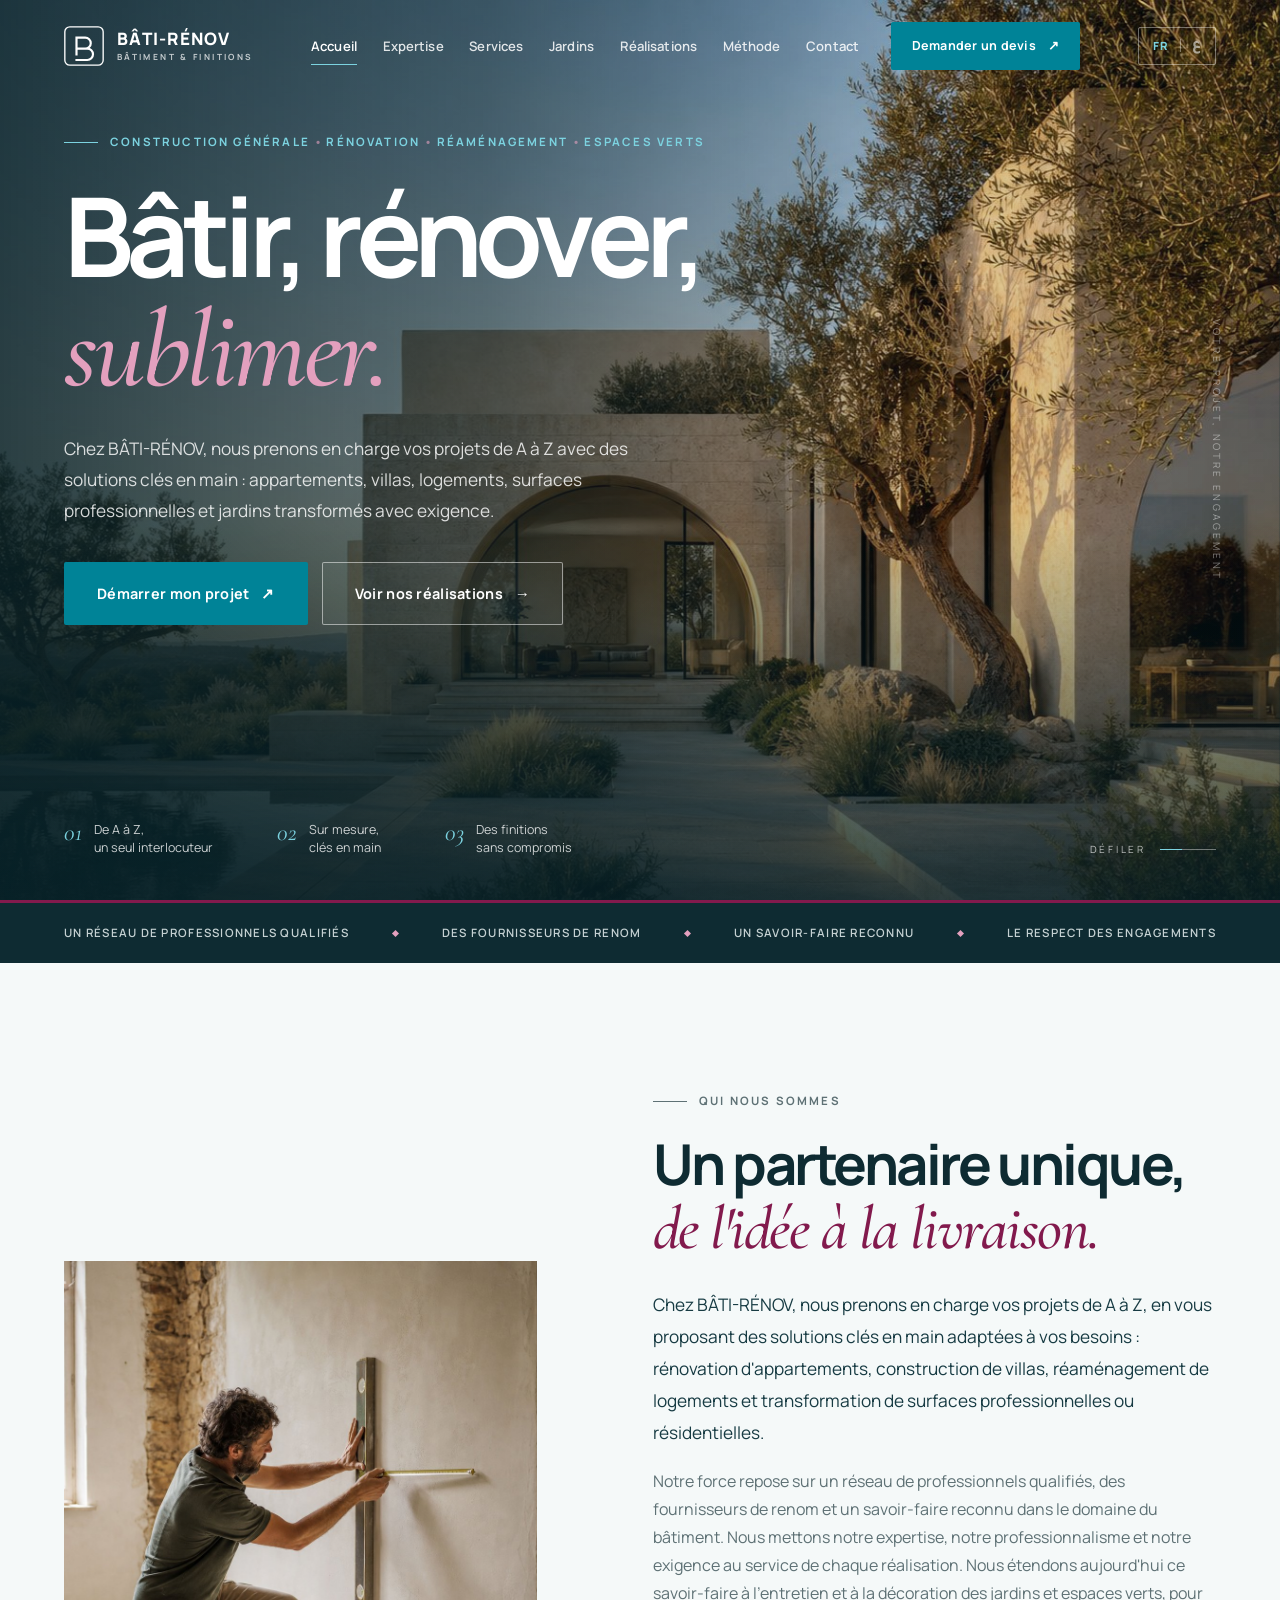
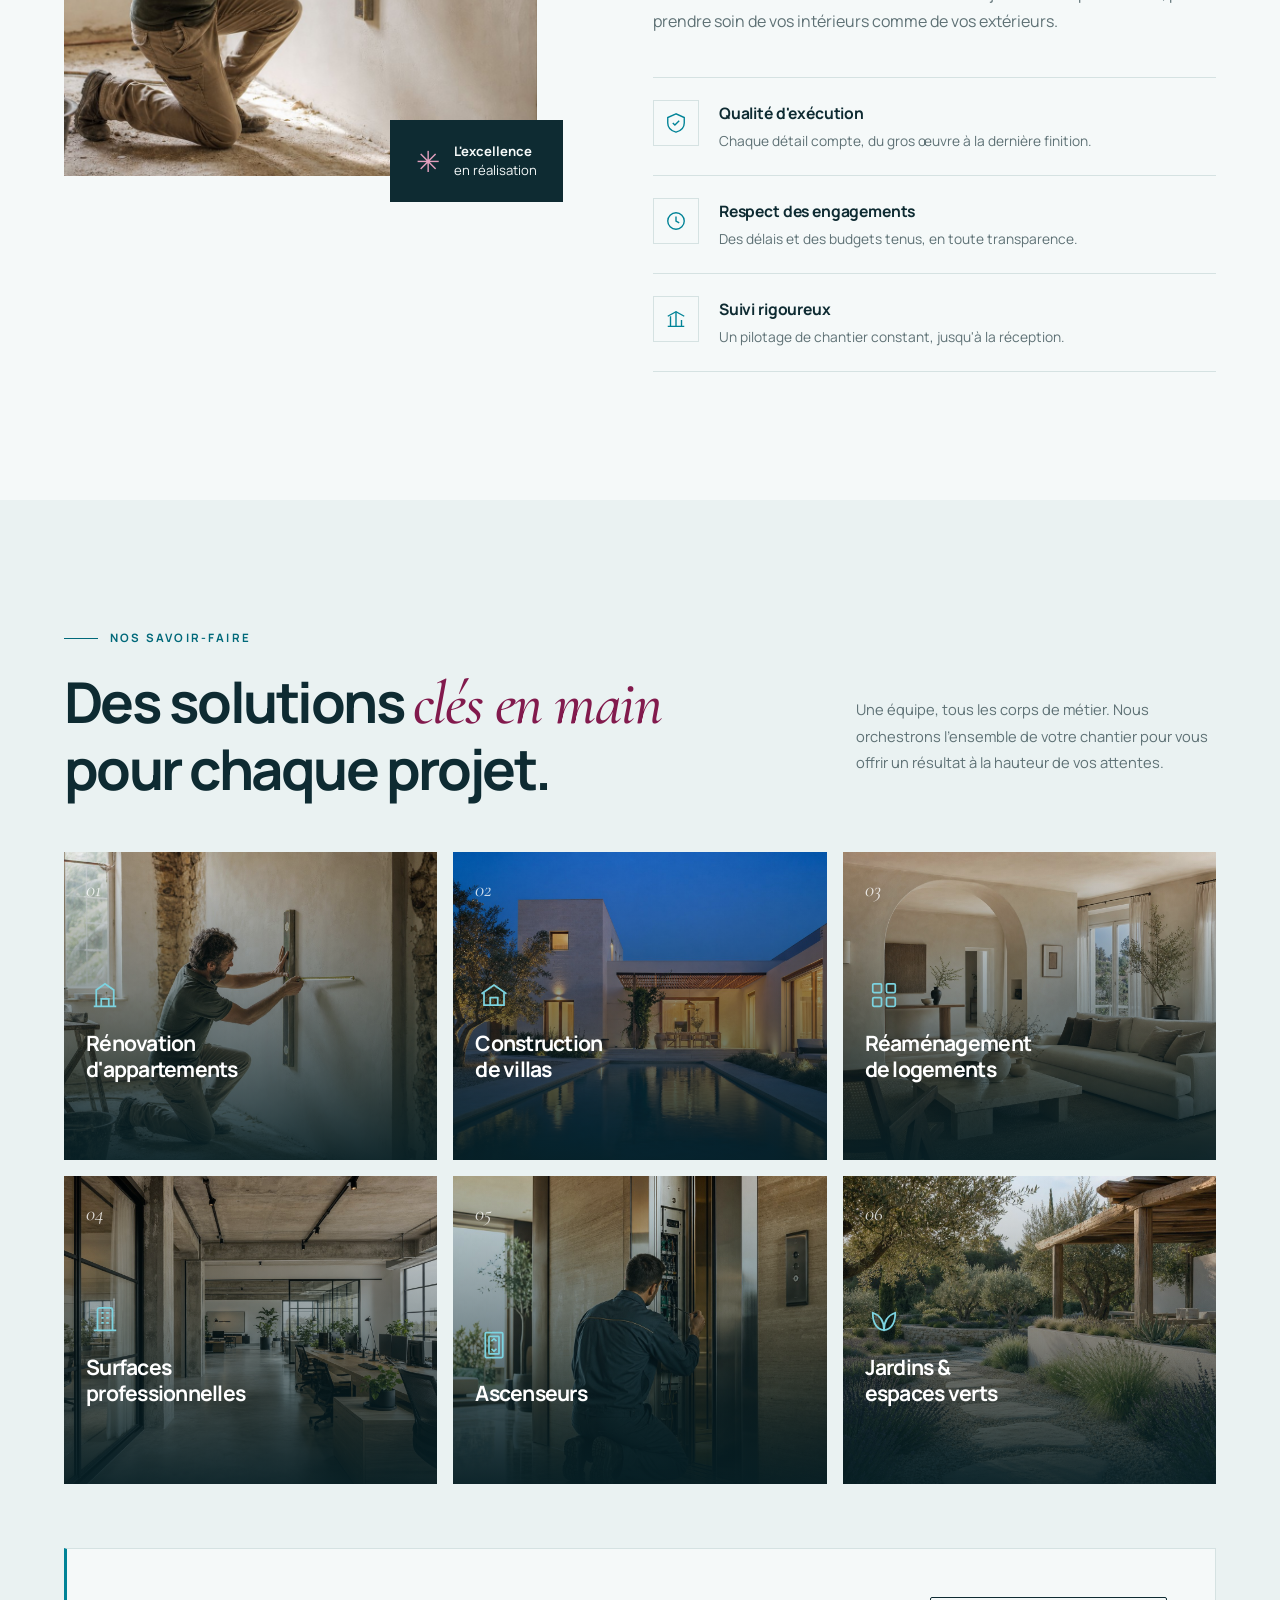
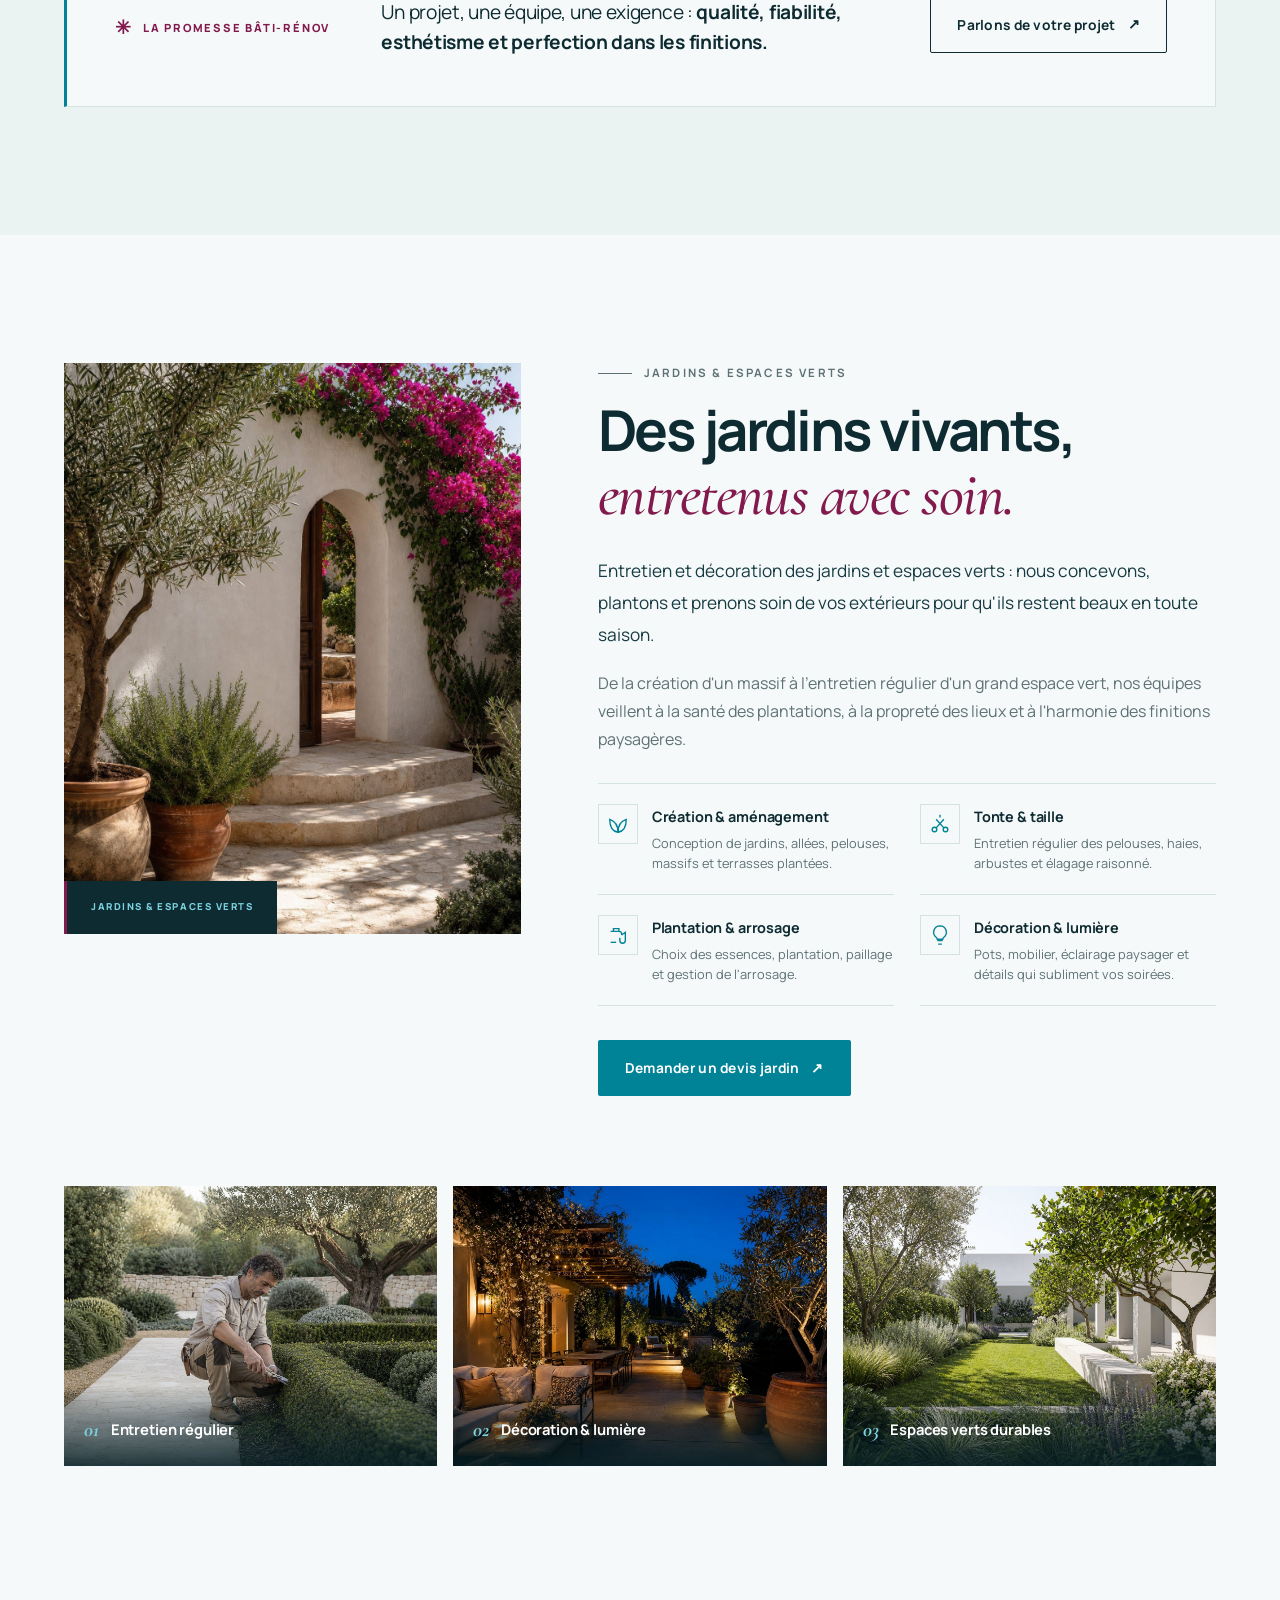
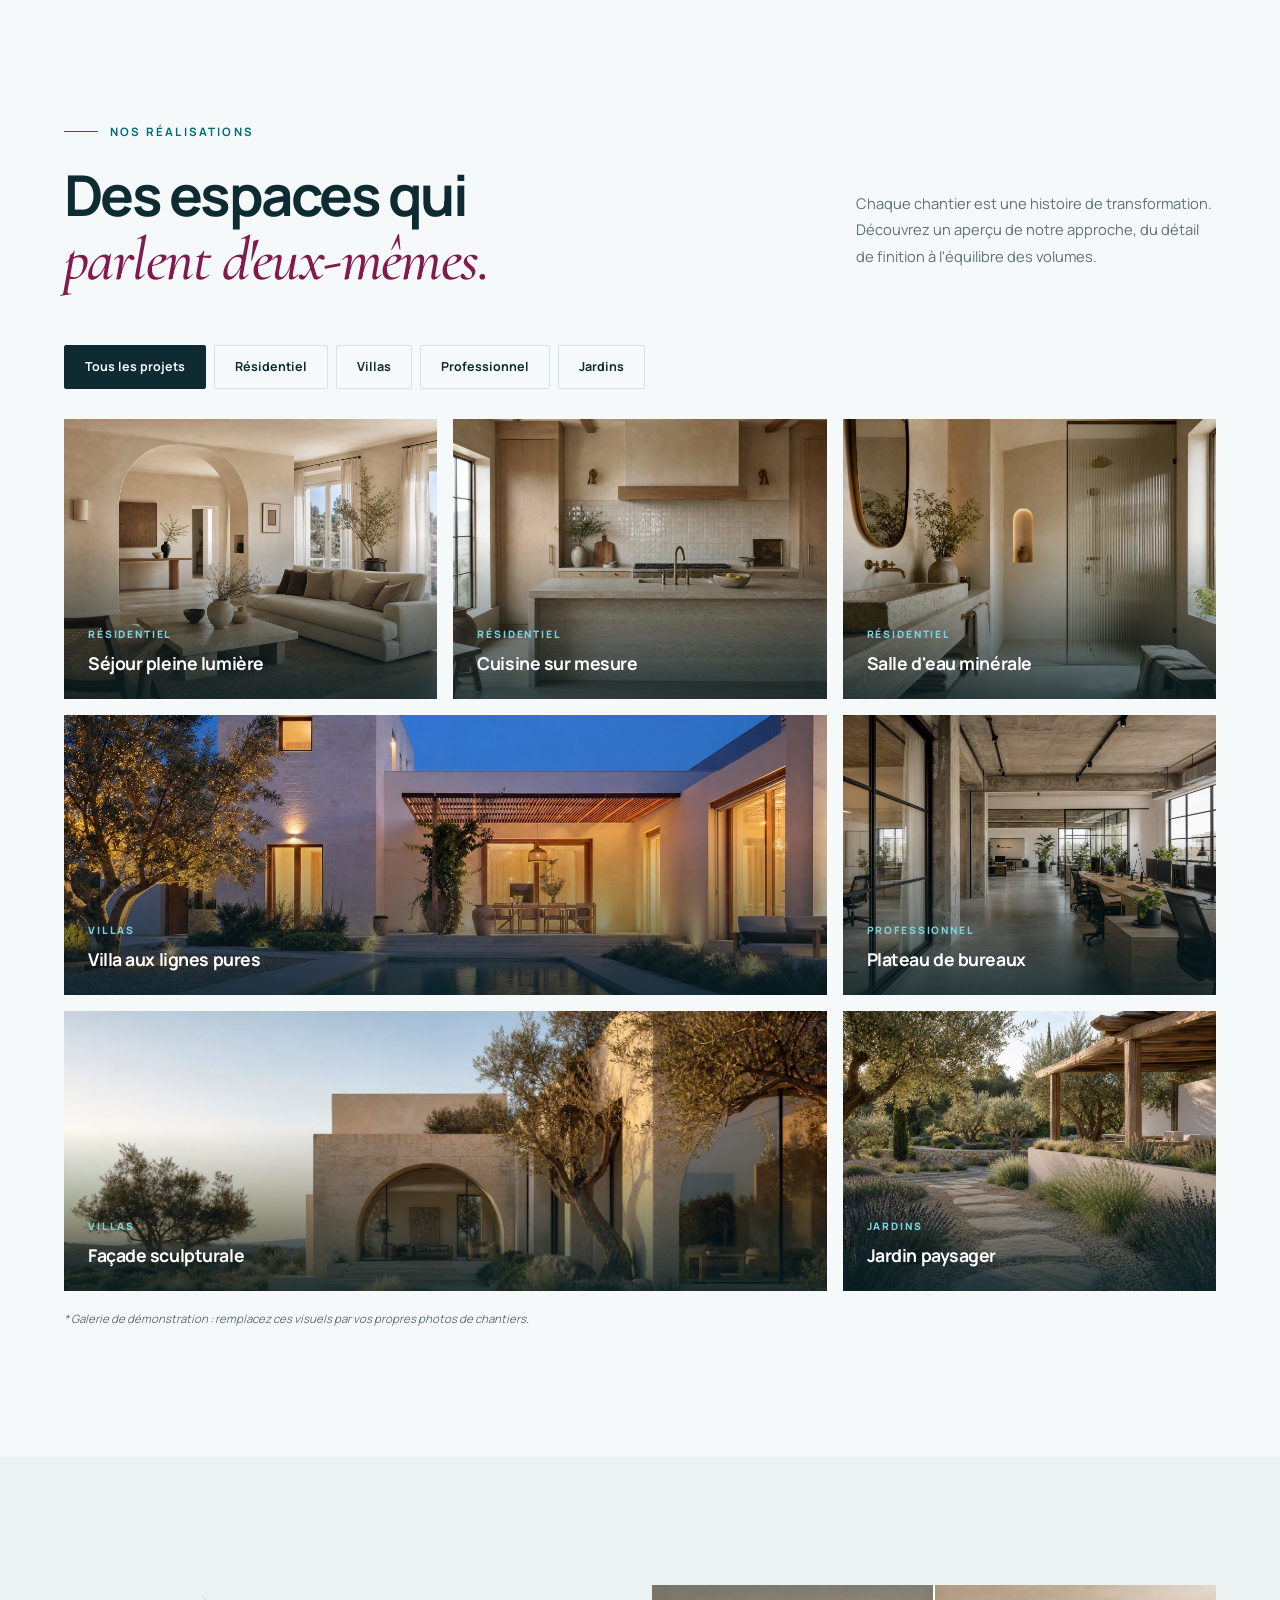
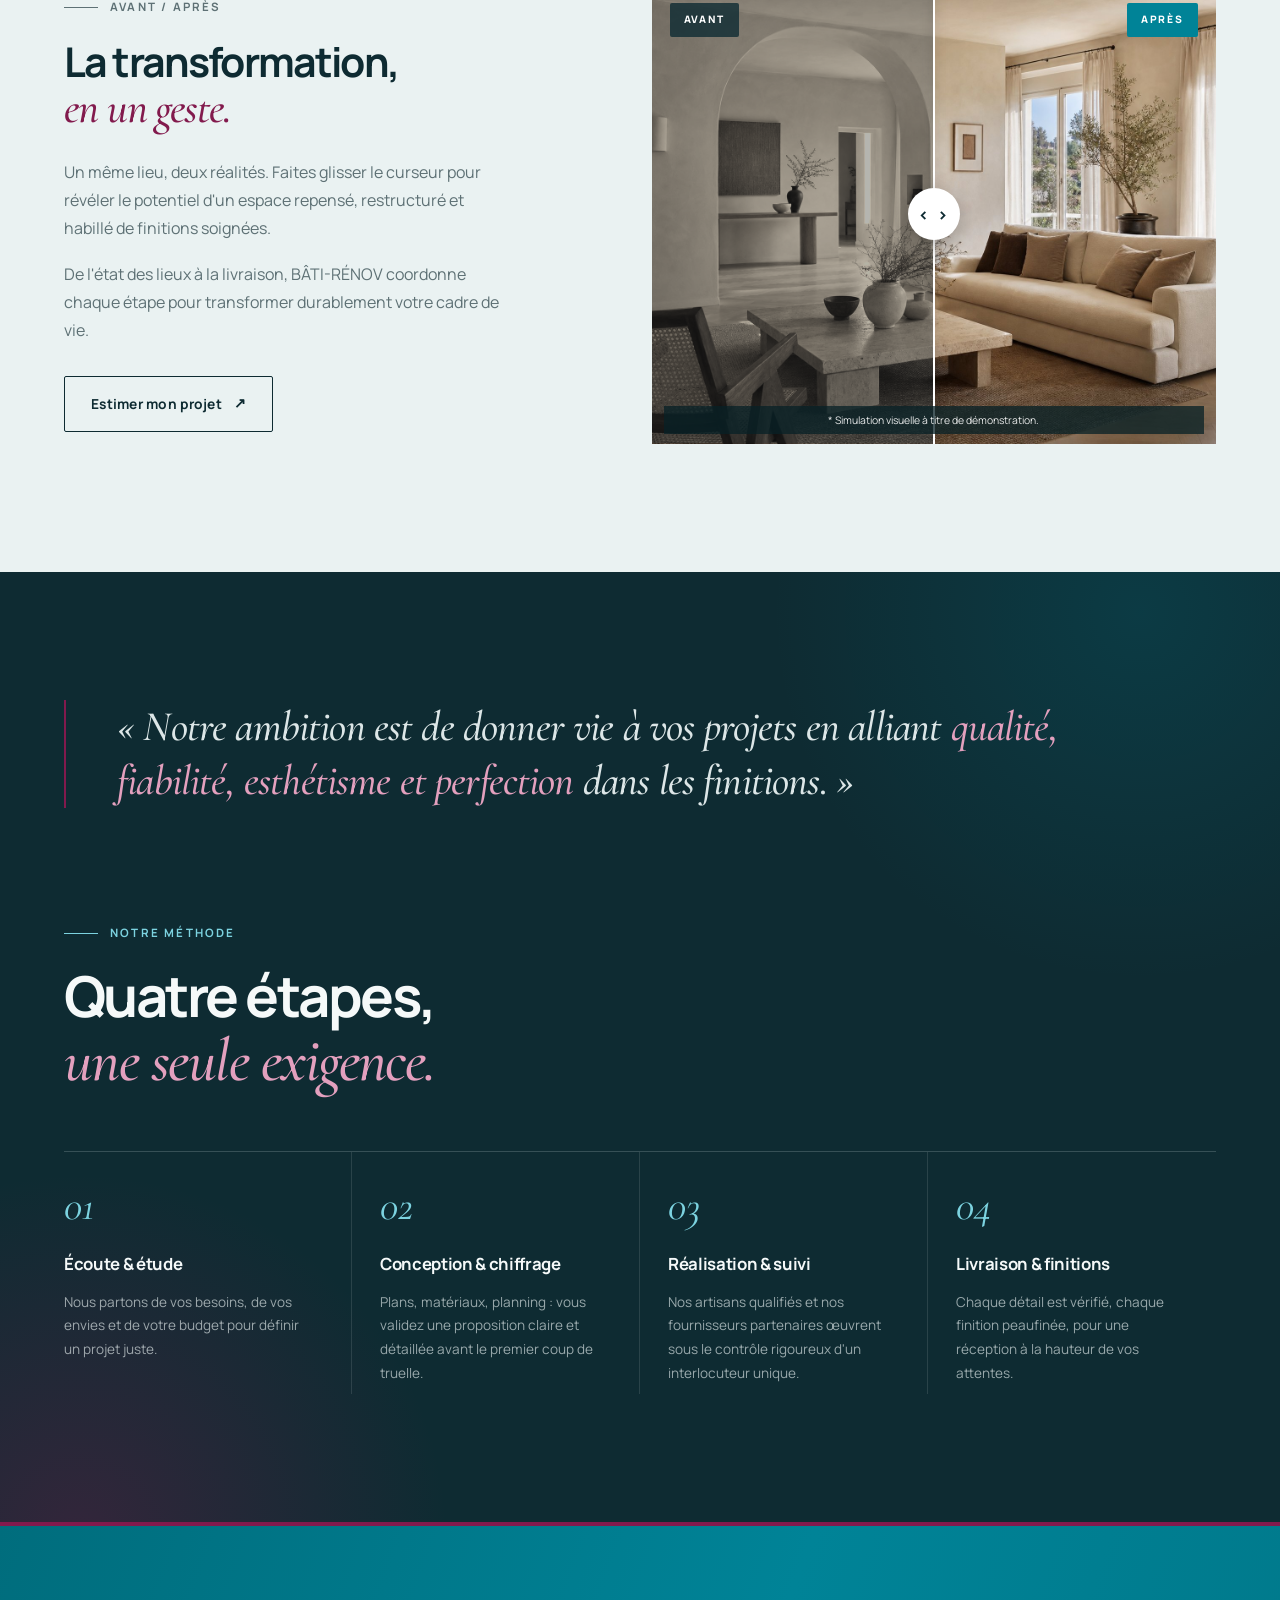
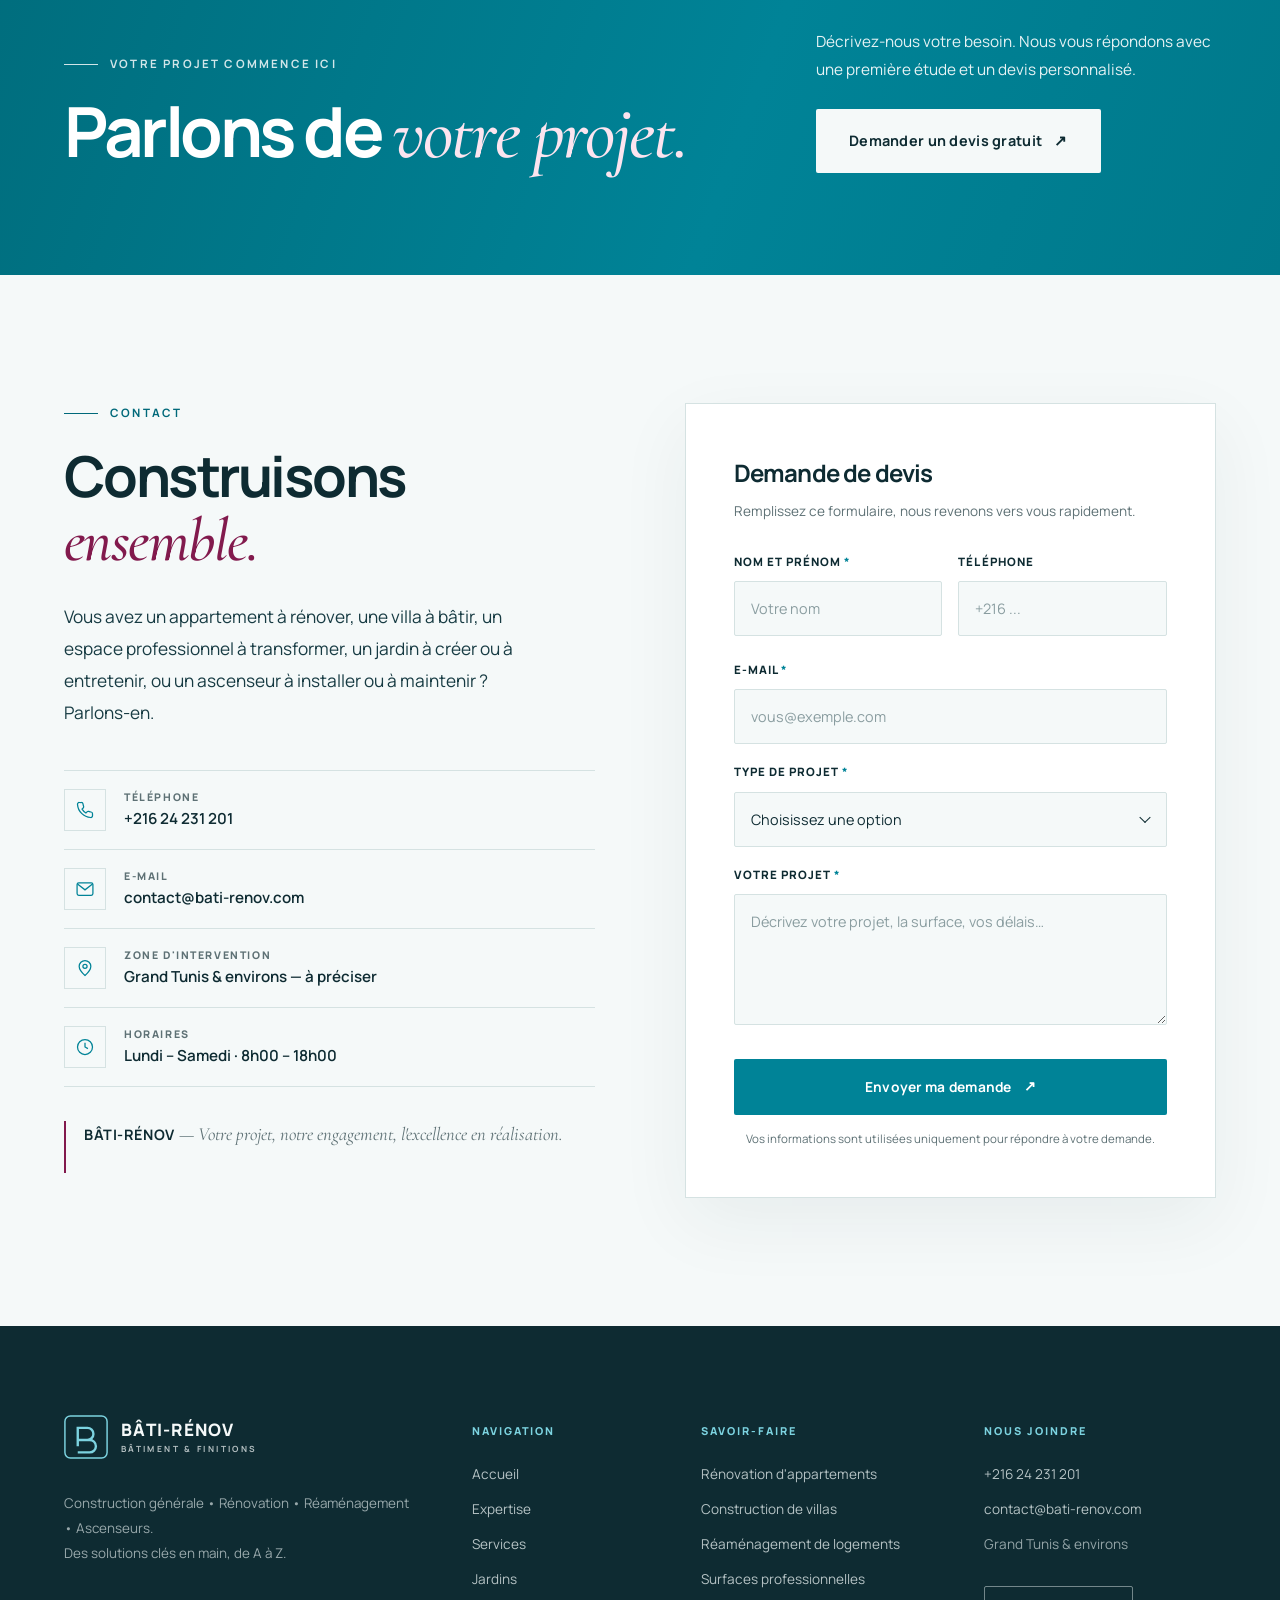
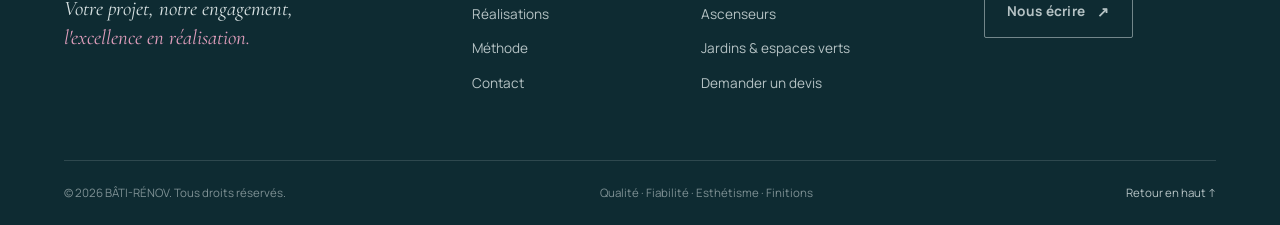
<file: index.html>
<!DOCTYPE html>
<html lang="fr">
<head>
<meta charset="UTF-8" />
<meta name="viewport" content="width=device-width, initial-scale=1" />
<title>BÂTI-RÉNOV — Construction générale, rénovation &amp; réaménagement</title>
<meta name="description" content="BÂTI-RÉNOV prend en charge vos projets de A à Z : rénovation d'appartements, construction de villas, réaménagement de logements, transformation de surfaces professionnelles, installation et maintenance des ascenseurs, entretien et décoration des jardins et espaces verts. Des solutions clés en main." />
<meta name="theme-color" content="#008397" />
<meta property="og:title" content="BÂTI-RÉNOV — Votre projet, notre engagement" />
<meta property="og:description" content="Construction générale, rénovation, réaménagement, installation et maintenance des ascenseurs, entretien et décoration des jardins et espaces verts. Des solutions clés en main et l'excellence en réalisation." />
<meta property="og:image" content="assets/hero.jpg" />
<meta property="og:locale" content="fr_TN" />
<meta property="og:locale:alternate" content="ar_TN" />
<link rel="icon" href="data:image/svg+xml,%3Csvg xmlns='http://www.w3.org/2000/svg' viewBox='0 0 64 64'%3E%3Crect width='64' height='64' rx='10' fill='%230e2b32'/%3E%3Cpath d='M18 46V18h16a9 9 0 0 1 0 18H18m0 0h20a9 9 0 0 1 0 18H18' fill='none' stroke='%237cd3e0' stroke-width='5' stroke-linejoin='round'/%3E%3Ccircle cx='48' cy='15' r='6' fill='%23e3a0be'/%3E%3C/svg%3E" />
<link rel="preload" href="assets/hero.jpg" as="image" />
<link rel="stylesheet" href="fonts/fonts.css" />
<link rel="stylesheet" href="styles.css?v=20261030-6" />
<link rel="stylesheet" href="rtl.css?v=20261030-6" />
</head>
<body>

<a class="skip-link" href="#contenu">Aller au contenu</a>

<!-- ============ HEADER ============ -->
<header class="site-header" id="header">
  <div class="container header-inner">
    <a class="brand" href="#accueil" aria-label="BÂTI-RÉNOV, retour à l'accueil">
      <span class="brand-mark" aria-hidden="true">
        <svg viewBox="0 0 48 48" fill="none">
          <rect x="1" y="1" width="46" height="46" rx="6" stroke="currentColor" stroke-width="1.6"/>
          <path d="M15 34V14h10.5a6.6 6.6 0 0 1 0 13.2H15m0 0h13a6.8 6.8 0 0 1 0 13.6H15" stroke="currentColor" stroke-width="2.6" stroke-linecap="square" stroke-linejoin="miter"/>
        </svg>
      </span>
      <span class="brand-text">
        <strong>BÂTI-RÉNOV</strong>
        <small>BÂTIMENT &amp; FINITIONS</small>
      </span>
    </a>

    <nav class="main-nav" id="main-nav" aria-label="Navigation principale">
      <a href="#accueil" class="nav-link is-active">Accueil</a>
      <a href="#expertise" class="nav-link">Expertise</a>
      <a href="#services" class="nav-link">Services</a>
      <a href="#jardins" class="nav-link">Jardins</a>
      <a href="#realisations" class="nav-link">Réalisations</a>
      <a href="#methode" class="nav-link">Méthode</a>
      <a href="#contact" class="nav-link">Contact</a>
      <a href="#contact" class="btn btn-primary nav-cta">Demander un devis <span aria-hidden="true">↗</span></a>
    </nav>

    <div class="header-tools">
      <div class="lang-switch" role="group" aria-label="Choisir la langue">
        <button type="button" class="lang-btn is-active" data-lang="fr" aria-pressed="true" aria-label="Français" lang="fr">FR</button>
        <span class="lang-divider" aria-hidden="true"></span>
        <button type="button" class="lang-btn" data-lang="ar" aria-pressed="false" aria-label="العربية" lang="ar" dir="rtl">ع</button>
      </div>
      <button class="menu-toggle" id="menu-toggle" aria-label="Ouvrir le menu" aria-expanded="false" aria-controls="main-nav">
        <span></span><span></span><span></span>
      </button>
    </div>
  </div>
</header>

<main id="contenu">

<!-- ============ HERO ============ -->
<section class="hero" id="accueil">
  <div class="hero-media" role="img" aria-label="Villa contemporaine en pierre claire avec arche et oliviers au coucher du soleil"></div>
  <div class="hero-scrim"></div>

  <div class="container hero-inner">
    <div class="hero-content">
      <p class="eyebrow eyebrow-light reveal"><span class="eyebrow-line"></span><span class="eyebrow-text">Construction générale <span class="dot">•</span> Rénovation <span class="dot">•</span> Réaménagement <span class="dot">•</span> Espaces verts</span></p>
      <h1 class="hero-title reveal">
        Bâtir, rénover,<br />
        <em>sublimer.</em>
      </h1>
      <p class="hero-lead reveal">
        Chez BÂTI-RÉNOV, nous prenons en charge vos projets de A à Z avec des solutions clés en main : appartements, villas, logements, surfaces professionnelles et jardins transformés avec exigence.
      </p>
      <div class="hero-actions reveal">
        <a href="#contact" class="btn btn-primary btn-lg">Démarrer mon projet <span aria-hidden="true">↗</span></a>
        <a href="#realisations" class="btn btn-ghost btn-lg">Voir nos réalisations <span aria-hidden="true">→</span></a>
      </div>
    </div>

    <div class="hero-bottom">
      <div class="hero-facts reveal">
        <div class="hero-fact"><span class="fact-num">01</span><span>De A à Z,<br />un seul interlocuteur</span></div>
        <div class="hero-fact"><span class="fact-num">02</span><span>Sur mesure,<br />clés en main</span></div>
        <div class="hero-fact"><span class="fact-num">03</span><span>Des finitions<br />sans compromis</span></div>
      </div>
      <a class="scroll-cue" href="#expertise" aria-label="Défiler vers la suite">
        <span>DÉFILER</span><span class="scroll-line" aria-hidden="true"></span>
      </a>
    </div>
  </div>
  <p class="hero-signature" aria-hidden="true">Votre projet, notre engagement</p>
</section>

<!-- ============ CREDENTIALS STRIP ============ -->
<div class="strip" aria-label="Nos engagements">
  <div class="container strip-inner">
    <span>Un réseau de professionnels qualifiés</span><i aria-hidden="true"></i>
    <span>Des fournisseurs de renom</span><i aria-hidden="true"></i>
    <span>Un savoir-faire reconnu</span><i aria-hidden="true"></i>
    <span>Le respect des engagements</span>
  </div>
</div>

<!-- ============ EXPERTISE / ABOUT ============ -->
<section class="section about" id="expertise">
  <div class="container about-grid">
    <div class="about-visual reveal">
      <div class="about-image">
        <img src="assets/about.jpg" alt="Artisan vérifiant l'aplomb d'un mur fraîchement enduit sur un chantier de rénovation" loading="lazy" width="1448" height="1086" />
      </div>
      <div class="about-frame" aria-hidden="true"></div>
      <div class="about-badge">
        <span class="badge-mark" aria-hidden="true">✳</span>
        <span><strong>L'excellence</strong><br />en réalisation</span>
      </div>
    </div>

    <div class="about-copy">
      <p class="eyebrow reveal"><span class="eyebrow-line"></span> Qui nous sommes</p>
      <h2 class="h2 reveal">Un partenaire unique,<br /><em>de l'idée à la livraison.</em></h2>
      <p class="lead reveal">
        Chez BÂTI-RÉNOV, nous prenons en charge vos projets de A à Z, en vous proposant des solutions clés en main adaptées à vos besoins : rénovation d'appartements, construction de villas, réaménagement de logements et transformation de surfaces professionnelles ou résidentielles.
      </p>
      <p class="reveal">
        Notre force repose sur un réseau de professionnels qualifiés, des fournisseurs de renom et un savoir-faire reconnu dans le domaine du bâtiment. Nous mettons notre expertise, notre professionnalisme et notre exigence au service de chaque réalisation. Nous étendons aujourd'hui ce savoir-faire à l'entretien et à la décoration des jardins et espaces verts, pour prendre soin de vos intérieurs comme de vos extérieurs.
      </p>

      <div class="commitments">
        <div class="commitment reveal">
          <span class="commit-icon" aria-hidden="true">
            <svg viewBox="0 0 24 24" fill="none" stroke="currentColor" stroke-width="1.5"><path d="M12 2 3 6v6c0 5 3.8 8.6 9 10 5.2-1.4 9-5 9-10V6l-9-4Z"/><path d="m8.5 12 2.3 2.3 4.7-4.7"/></svg>
          </span>
          <div><h3>Qualité d'exécution</h3><p>Chaque détail compte, du gros œuvre à la dernière finition.</p></div>
        </div>
        <div class="commitment reveal">
          <span class="commit-icon" aria-hidden="true">
            <svg viewBox="0 0 24 24" fill="none" stroke="currentColor" stroke-width="1.5"><circle cx="12" cy="12" r="9"/><path d="M12 7v5l3.5 2"/></svg>
          </span>
          <div><h3>Respect des engagements</h3><p>Des délais et des budgets tenus, en toute transparence.</p></div>
        </div>
        <div class="commitment reveal">
          <span class="commit-icon" aria-hidden="true">
            <svg viewBox="0 0 24 24" fill="none" stroke="currentColor" stroke-width="1.5"><path d="M3 20h18M6 20V9m6 11V4m6 16v-7"/><path d="m3 9 9-5 9 5"/></svg>
          </span>
          <div><h3>Suivi rigoureux</h3><p>Un pilotage de chantier constant, jusqu'à la réception.</p></div>
        </div>
      </div>
    </div>
  </div>
</section>

<!-- ============ SERVICES ============ -->
<section class="section services" id="services">
  <div class="container">
    <div class="section-head">
      <div>
        <p class="eyebrow reveal"><span class="eyebrow-line"></span> Nos savoir-faire</p>
        <h2 class="h2 reveal">Des solutions <em>clés en main</em><br />pour chaque projet.</h2>
      </div>
      <p class="section-head-note reveal">Une équipe, tous les corps de métier. Nous orchestrons l'ensemble de votre chantier pour vous offrir un résultat à la hauteur de vos attentes.</p>
    </div>

    <div class="service-grid">
      <a class="service-card reveal" href="services/renovation-appartements.html">
        <img src="assets/about.jpg" alt="Chantier de rénovation intérieure" loading="lazy" width="1448" height="1086" />
        <span class="service-shade"></span>
        <span class="service-num">01</span>
        <span class="service-body">
          <span class="service-icon" aria-hidden="true"><svg viewBox="0 0 24 24" fill="none" stroke="currentColor" stroke-width="1.4"><path d="M3 21h18M5 21V8l7-5 7 5v13"/><path d="M9 21v-6h6v6M9 10h.01M15 10h.01"/></svg></span>
          <span class="service-title">Rénovation<br />d'appartements</span>
          <span class="service-desc">Repenser, restaurer et moderniser votre intérieur, de la démolition aux finitions.</span>
          <span class="service-link">En savoir plus <span aria-hidden="true">↗</span></span>
        </span>
      </a>

      <a class="service-card reveal" href="services/construction-villas.html">
        <img src="assets/project-villa.jpg" alt="Villa contemporaine avec piscine au crépuscule" loading="lazy" width="1448" height="1086" />
        <span class="service-shade"></span>
        <span class="service-num">02</span>
        <span class="service-body">
          <span class="service-icon" aria-hidden="true"><svg viewBox="0 0 24 24" fill="none" stroke="currentColor" stroke-width="1.4"><path d="m2 11 10-7 10 7"/><path d="M4 10v10h16V10M9 20v-6h6v6"/></svg></span>
          <span class="service-title">Construction<br />de villas</span>
          <span class="service-desc">Donner forme à votre maison, du premier plan à la remise des clés.</span>
          <span class="service-link">En savoir plus <span aria-hidden="true">↗</span></span>
        </span>
      </a>

      <a class="service-card reveal" href="services/reamenagement-logements.html">
        <img src="assets/project-living.jpg" alt="Séjour réaménagé aux tons crème et chêne clair" loading="lazy" width="1448" height="1086" />
        <span class="service-shade"></span>
        <span class="service-num">03</span>
        <span class="service-body">
          <span class="service-icon" aria-hidden="true"><svg viewBox="0 0 24 24" fill="none" stroke="currentColor" stroke-width="1.4"><rect x="3" y="3" width="7" height="7" rx="1"/><rect x="14" y="3" width="7" height="7" rx="1"/><rect x="3" y="14" width="7" height="7" rx="1"/><rect x="14" y="14" width="7" height="7" rx="1"/></svg></span>
          <span class="service-title">Réaménagement<br />de logements</span>
          <span class="service-desc">Optimiser les volumes, la lumière et les usages pour un quotidien meilleur.</span>
          <span class="service-link">En savoir plus <span aria-hidden="true">↗</span></span>
        </span>
      </a>

      <a class="service-card reveal" href="services/espaces-professionnels.html">
        <img src="assets/project-office.jpg" alt="Espace professionnel réaménagé en bureaux ouverts" loading="lazy" width="1448" height="1086" />
        <span class="service-shade"></span>
        <span class="service-num">04</span>
        <span class="service-body">
          <span class="service-icon" aria-hidden="true"><svg viewBox="0 0 24 24" fill="none" stroke="currentColor" stroke-width="1.4"><path d="M3 21h18M6 21V5a2 2 0 0 1 2-2h8a2 2 0 0 1 2 2v16"/><path d="M9 7h2m2 0h2M9 11h2m2 0h2M9 15h2m2 0h2"/></svg></span>
          <span class="service-title">Surfaces<br />professionnelles</span>
          <span class="service-desc">Transformer bureaux, commerces et espaces résidentiels collectifs.</span>
          <span class="service-link">En savoir plus <span aria-hidden="true">↗</span></span>
        </span>
      </a>

      <a class="service-card service-card-elevator reveal" id="service-ascenseurs" href="services/ascenseurs.html">
        <img src="assets/service-elevator.jpg" alt="Illustration d'un technicien réalisant la maintenance d'un ascenseur" loading="lazy" width="1086" height="1448" />
        <span class="service-shade"></span>
        <span class="service-num">05</span>
        <span class="service-body">
          <span class="service-icon" aria-hidden="true"><svg viewBox="0 0 24 24" fill="none" stroke="currentColor" stroke-width="1.4"><rect x="5" y="2" width="14" height="20" rx="1"/><rect x="8" y="5" width="8" height="14" rx=".5"/><path d="m10 9 2-2 2 2m-4 6 2 2 2-2"/></svg></span>
          <span class="service-title">Ascenseurs</span>
          <span class="service-desc">Installation et maintenance des ascenseurs</span>
          <span class="service-link">En savoir plus <span aria-hidden="true">↗</span></span>
        </span>
      </a>

      <a class="service-card reveal" href="services/jardins-espaces-verts.html">
        <img src="assets/jardin-amenagement.jpg" alt="Jardin méditerranéen aménagé avec allée en pierre, oliviers et lavande" loading="lazy" width="1672" height="941" />
        <span class="service-shade"></span>
        <span class="service-num">06</span>
        <span class="service-body">
          <span class="service-icon" aria-hidden="true"><svg viewBox="0 0 24 24" fill="none" stroke="currentColor" stroke-width="1.4"><path d="M12 21c0-7 3-12 9-14 0 8-3 13-9 14Z"/><path d="M12 21C12 14 9 9 3 7c0 8 3 13 9 14ZM12 21v-6"/></svg></span>
          <span class="service-title">Jardins &amp;<br />espaces verts</span>
          <span class="service-desc">Entretien et décoration des jardins et espaces verts</span>
          <span class="service-link">En savoir plus <span aria-hidden="true">↗</span></span>
        </span>
      </a>
    </div>

    <div class="turnkey reveal">
      <div class="turnkey-label"><span aria-hidden="true">✳</span> La promesse BÂTI-RÉNOV</div>
      <p>Un projet, une équipe, une exigence : <strong>qualité, fiabilité, esthétisme et perfection dans les finitions.</strong></p>
      <a href="#contact" class="btn btn-outline">Parlons de votre projet <span aria-hidden="true">↗</span></a>
    </div>
  </div>
</section>

<!-- ============ JARDINS & ESPACES VERTS ============ -->
<section class="section gardens" id="jardins">
  <div class="container">
    <div class="gardens-top">
      <div class="gardens-visual reveal">
        <img src="assets/jardin-portrait.jpg" alt="Coin de jardin méditerranéen avec arche, bougainvillier et pots en terre cuite" loading="lazy" width="1122" height="1402" />
        <div class="gardens-badge">
          <span lang="ar" dir="rtl">تنسيق و صيانة الحدائق</span>
          <small>Jardins &amp; espaces verts</small>
        </div>
      </div>

      <div class="gardens-copy">
        <p class="eyebrow reveal"><span class="eyebrow-line"></span> Jardins &amp; espaces verts</p>
        <p class="gardens-arabic reveal" lang="ar" dir="rtl">تنسيق و صيانة الحدائق</p>
        <h2 class="h2 reveal">Des jardins vivants,<br /><em>entretenus avec soin.</em></h2>
        <p class="lead reveal">Entretien et décoration des jardins et espaces verts : nous concevons, plantons et prenons soin de vos extérieurs pour qu'ils restent beaux en toute saison.</p>
        <p class="reveal">De la création d'un massif à l'entretien régulier d'un grand espace vert, nos équipes veillent à la santé des plantations, à la propreté des lieux et à l'harmonie des finitions paysagères.</p>

        <div class="garden-list">
          <div class="garden-item reveal">
            <span class="garden-icon" aria-hidden="true"><svg viewBox="0 0 24 24" fill="none" stroke="currentColor" stroke-width="1.5"><path d="M12 21c0-7 3-12 9-14 0 8-3 13-9 14Z"/><path d="M12 21C12 14 9 9 3 7c0 8 3 13 9 14ZM12 21v-6"/></svg></span>
            <div><h3>Création &amp; aménagement</h3><p>Conception de jardins, allées, pelouses, massifs et terrasses plantées.</p></div>
          </div>
          <div class="garden-item reveal">
            <span class="garden-icon" aria-hidden="true"><svg viewBox="0 0 24 24" fill="none" stroke="currentColor" stroke-width="1.5"><circle cx="6" cy="18" r="2.5"/><circle cx="18" cy="18" r="2.5"/><path d="m7.8 16.2 8.4-9.4M16.2 16.2 7.8 6.8M12 2v3"/></svg></span>
            <div><h3>Tonte &amp; taille</h3><p>Entretien régulier des pelouses, haies, arbustes et élagage raisonné.</p></div>
          </div>
          <div class="garden-item reveal">
            <span class="garden-icon" aria-hidden="true"><svg viewBox="0 0 24 24" fill="none" stroke="currentColor" stroke-width="1.5"><path d="M4 8h9a3 3 0 0 1 3 3v1M7 8V5h6v3M16 12l4-3v9a3 3 0 0 1-6 0v-3"/><path d="M4 20h6"/></svg></span>
            <div><h3>Plantation &amp; arrosage</h3><p>Choix des essences, plantation, paillage et gestion de l'arrosage.</p></div>
          </div>
          <div class="garden-item reveal">
            <span class="garden-icon" aria-hidden="true"><svg viewBox="0 0 24 24" fill="none" stroke="currentColor" stroke-width="1.5"><path d="M9 18h6M10 22h4M12 2a7 7 0 0 0-4 12.7c.6.5 1 1.2 1 2h6c0-.8.4-1.5 1-2A7 7 0 0 0 12 2Z"/></svg></span>
            <div><h3>Décoration &amp; lumière</h3><p>Pots, mobilier, éclairage paysager et détails qui subliment vos soirées.</p></div>
          </div>
        </div>

        <a href="#contact" class="btn btn-primary reveal">Demander un devis jardin <span aria-hidden="true">↗</span></a>
      </div>
    </div>

    <div class="garden-gallery">
      <figure class="garden-shot reveal">
        <img src="assets/jardin-entretien.jpg" alt="Jardinier taillant une haie dans un jardin méditerranéen" loading="lazy" width="1448" height="1086" />
        <figcaption><span>01</span> Entretien régulier</figcaption>
      </figure>
      <figure class="garden-shot reveal">
        <img src="assets/jardin-decoration.jpg" alt="Terrasse de jardin décorée et illuminée au crépuscule" loading="lazy" width="1448" height="1086" />
        <figcaption><span>02</span> Décoration &amp; lumière</figcaption>
      </figure>
      <figure class="garden-shot reveal">
        <img src="assets/jardin-espace-vert.jpg" alt="Cour intérieure paysagée avec pelouse et arbres" loading="lazy" width="1448" height="1086" />
        <figcaption><span>03</span> Espaces verts durables</figcaption>
      </figure>
    </div>
  </div>
</section>

<!-- ============ RÉALISATIONS ============ -->
<section class="section realisations" id="realisations">
  <div class="container">
    <div class="section-head">
      <div>
        <p class="eyebrow reveal"><span class="eyebrow-line"></span> Nos réalisations</p>
        <h2 class="h2 reveal">Des espaces qui<br /><em>parlent d'eux-mêmes.</em></h2>
      </div>
      <p class="section-head-note reveal">Chaque chantier est une histoire de transformation. Découvrez un aperçu de notre approche, du détail de finition à l'équilibre des volumes.</p>
    </div>

    <div class="filters reveal" role="group" aria-label="Filtrer les réalisations">
      <button class="filter is-active" data-filter="all" aria-pressed="true">Tous les projets</button>
      <button class="filter" data-filter="residentiel" aria-pressed="false">Résidentiel</button>
      <button class="filter" data-filter="villas" aria-pressed="false">Villas</button>
      <button class="filter" data-filter="professionnel" aria-pressed="false">Professionnel</button>
      <button class="filter" data-filter="jardins" aria-pressed="false">Jardins</button>
    </div>

    <div class="project-grid" id="project-grid">
      <button class="project-card reveal" data-category="residentiel" data-index="0" aria-label="Agrandir la photo : Séjour rénové">
        <img src="assets/project-living.jpg" alt="Séjour rénové avec arche, canapé en lin et table en travertin" loading="lazy" width="1448" height="1086" />
        <span class="project-overlay"></span>
        <span class="project-zoom" aria-hidden="true">+</span>
        <span class="project-info"><span class="project-cat">Résidentiel</span><span class="project-name">Séjour pleine lumière</span></span>
      </button>
      <button class="project-card reveal" data-category="residentiel" data-index="1" aria-label="Agrandir la photo : Cuisine contemporaine">
        <img src="assets/project-kitchen.jpg" alt="Cuisine contemporaine avec îlot en travertin et bois clair" loading="lazy" width="1448" height="1086" />
        <span class="project-overlay"></span>
        <span class="project-zoom" aria-hidden="true">+</span>
        <span class="project-info"><span class="project-cat">Résidentiel</span><span class="project-name">Cuisine sur mesure</span></span>
      </button>
      <button class="project-card project-card-wide reveal" data-category="villas" data-index="2" aria-label="Agrandir la photo : Villa contemporaine">
        <img src="assets/project-villa.jpg" alt="Villa contemporaine illuminée avec piscine au crépuscule" loading="lazy" width="1448" height="1086" />
        <span class="project-overlay"></span>
        <span class="project-zoom" aria-hidden="true">+</span>
        <span class="project-info"><span class="project-cat">Villas</span><span class="project-name">Villa aux lignes pures</span></span>
      </button>
      <button class="project-card reveal" data-category="residentiel" data-index="3" aria-label="Agrandir la photo : Salle de bain rénovée">
        <img src="assets/project-bath.jpg" alt="Salle de bain en micro-ciment avec vasque en pierre et paroi de douche rainurée" loading="lazy" width="1448" height="1086" />
        <span class="project-overlay"></span>
        <span class="project-zoom" aria-hidden="true">+</span>
        <span class="project-info"><span class="project-cat">Résidentiel</span><span class="project-name">Salle d'eau minérale</span></span>
      </button>
      <button class="project-card reveal" data-category="professionnel" data-index="4" aria-label="Agrandir la photo : Bureaux réaménagés">
        <img src="assets/project-office.jpg" alt="Plateau de bureaux ouverts avec verrière et micro-ciment" loading="lazy" width="1448" height="1086" />
        <span class="project-overlay"></span>
        <span class="project-zoom" aria-hidden="true">+</span>
        <span class="project-info"><span class="project-cat">Professionnel</span><span class="project-name">Plateau de bureaux</span></span>
      </button>
      <button class="project-card project-card-wide reveal" data-category="villas" data-index="5" aria-label="Agrandir la photo : Façade en pierre et arche">
        <img src="assets/hero.jpg" alt="Façade de villa en pierre claire avec arche, oliviers et bassin" loading="lazy" width="1672" height="941" />
        <span class="project-overlay"></span>
        <span class="project-zoom" aria-hidden="true">+</span>
        <span class="project-info"><span class="project-cat">Villas</span><span class="project-name">Façade sculpturale</span></span>
      </button>
      <button class="project-card reveal" data-category="jardins" data-index="6" aria-label="Agrandir la photo : Jardin paysager">
        <img src="assets/jardin-amenagement.jpg" alt="Jardin paysager méditerranéen avec allée en pierre, oliviers et lavande" loading="lazy" width="1672" height="941" />
        <span class="project-overlay"></span>
        <span class="project-zoom" aria-hidden="true">+</span>
        <span class="project-info"><span class="project-cat">Jardins</span><span class="project-name">Jardin paysager</span></span>
      </button>
    </div>
    <p class="gallery-note reveal">* Galerie de démonstration : remplacez ces visuels par vos propres photos de chantiers.</p>
  </div>
</section>

<!-- ============ AVANT / APRÈS ============ -->
<section class="section comparison-section">
  <div class="container comparison-grid">
    <div class="comparison-copy">
      <p class="eyebrow reveal"><span class="eyebrow-line"></span> Avant / Après</p>
      <h2 class="h2 reveal">La transformation,<br /><em>en un geste.</em></h2>
      <p class="reveal">Un même lieu, deux réalités. Faites glisser le curseur pour révéler le potentiel d'un espace repensé, restructuré et habillé de finitions soignées.</p>
      <p class="reveal">De l'état des lieux à la livraison, BÂTI-RÉNOV coordonne chaque étape pour transformer durablement votre cadre de vie.</p>
      <a href="#contact" class="btn btn-outline reveal">Estimer mon projet <span aria-hidden="true">↗</span></a>
    </div>

    <div class="comparison reveal" id="comparison" style="--pos:50%">
      <div class="comparison-after">
        <img src="assets/project-living.jpg" alt="Séjour rénové, résultat après travaux" loading="lazy" width="1448" height="1086" />
        <span class="comparison-tag comparison-tag-right">APRÈS</span>
      </div>
      <div class="comparison-before">
        <img src="assets/project-living.jpg" alt="Simulation de l'état avant travaux du même séjour" loading="lazy" width="1448" height="1086" />
        <span class="comparison-tag comparison-tag-left">AVANT</span>
      </div>
      <div class="comparison-divider" aria-hidden="true"><span class="comparison-handle">‹ ›</span></div>
      <input class="comparison-range" id="comparison-range" type="range" min="0" max="100" value="50" aria-label="Révéler l'avant ou l'après des travaux" />
      <p class="comparison-note">* Simulation visuelle à titre de démonstration.</p>
    </div>
  </div>
</section>

<!-- ============ MÉTHODE ============ -->
<section class="section method" id="methode">
  <div class="method-glow" aria-hidden="true"></div>
  <div class="method-glow method-glow-magenta" aria-hidden="true"></div>
  <div class="container">
    <blockquote class="method-quote reveal">
      « Notre ambition est de donner vie à vos projets en alliant <em>qualité, fiabilité, esthétisme et perfection</em> dans les finitions. »
    </blockquote>
    <div class="method-head">
      <p class="eyebrow eyebrow-light reveal"><span class="eyebrow-line"></span> Notre méthode</p>
      <h2 class="h2 h2-light reveal">Quatre étapes,<br /><em>une seule exigence.</em></h2>
    </div>

    <div class="steps">
      <div class="step reveal">
        <span class="step-num">01</span>
        <h3>Écoute &amp; étude</h3>
        <p>Nous partons de vos besoins, de vos envies et de votre budget pour définir un projet juste.</p>
      </div>
      <div class="step reveal">
        <span class="step-num">02</span>
        <h3>Conception &amp; chiffrage</h3>
        <p>Plans, matériaux, planning : vous validez une proposition claire et détaillée avant le premier coup de truelle.</p>
      </div>
      <div class="step reveal">
        <span class="step-num">03</span>
        <h3>Réalisation &amp; suivi</h3>
        <p>Nos artisans qualifiés et nos fournisseurs partenaires œuvrent sous le contrôle rigoureux d'un interlocuteur unique.</p>
      </div>
      <div class="step reveal">
        <span class="step-num">04</span>
        <h3>Livraison &amp; finitions</h3>
        <p>Chaque détail est vérifié, chaque finition peaufinée, pour une réception à la hauteur de vos attentes.</p>
      </div>
    </div>
  </div>
</section>

<!-- ============ CTA BAND ============ -->
<section class="cta-band">
  <div class="container cta-band-inner">
    <div class="reveal">
      <p class="eyebrow eyebrow-light"><span class="eyebrow-line"></span> Votre projet commence ici</p>
      <h2>Parlons de <em>votre projet.</em></h2>
    </div>
    <div class="cta-band-side reveal">
      <p>Décrivez-nous votre besoin. Nous vous répondons avec une première étude et un devis personnalisé.</p>
      <a href="#contact" class="btn btn-light btn-lg">Demander un devis gratuit <span aria-hidden="true">↗</span></a>
    </div>
  </div>
</section>

<!-- ============ CONTACT ============ -->
<section class="section contact" id="contact">
  <div class="container contact-grid">
    <div class="contact-info">
      <p class="eyebrow reveal"><span class="eyebrow-line"></span> Contact</p>
      <h2 class="h2 reveal">Construisons<br /><em>ensemble.</em></h2>
      <p class="lead reveal">Vous avez un appartement à rénover, une villa à bâtir, un espace professionnel à transformer, un jardin à créer ou à entretenir, ou un ascenseur à installer ou à maintenir ? Parlons-en.</p>

      <div class="contact-details">
        <div class="contact-detail reveal">
          <span class="contact-icon" aria-hidden="true"><svg viewBox="0 0 24 24" fill="none" stroke="currentColor" stroke-width="1.5"><path d="M21 16.4v2.6a2 2 0 0 1-2.2 2A17 17 0 0 1 3 5.2 2 2 0 0 1 5 3h2.6a2 2 0 0 1 2 1.7c.1 1 .4 1.9.7 2.8a2 2 0 0 1-.5 2.1L8.5 10.9a13 13 0 0 0 4.6 4.6l1.3-1.3a2 2 0 0 1 2.1-.5c.9.3 1.8.6 2.8.7a2 2 0 0 1 1.7 2Z"/></svg></span>
          <div><span class="detail-label">Téléphone</span><a href="tel:+21624231201">+216 24 231 201</a></div>
        </div>
        <div class="contact-detail reveal">
          <span class="contact-icon" aria-hidden="true"><svg viewBox="0 0 24 24" fill="none" stroke="currentColor" stroke-width="1.5"><rect x="2.5" y="4.5" width="19" height="15" rx="2"/><path d="m3 6 9 7 9-7"/></svg></span>
          <div><span class="detail-label">E-mail</span><a href="mailto:contact@bati-renov.com">contact@bati-renov.com</a></div>
        </div>
        <div class="contact-detail reveal">
          <span class="contact-icon" aria-hidden="true"><svg viewBox="0 0 24 24" fill="none" stroke="currentColor" stroke-width="1.5"><path d="M12 21s7-6 7-11a7 7 0 1 0-14 0c0 5 7 11 7 11Z"/><circle cx="12" cy="10" r="2.5"/></svg></span>
          <div><span class="detail-label">Zone d'intervention</span><span>Grand Tunis &amp; environs — à préciser</span></div>
        </div>
        <div class="contact-detail reveal">
          <span class="contact-icon" aria-hidden="true"><svg viewBox="0 0 24 24" fill="none" stroke="currentColor" stroke-width="1.5"><circle cx="12" cy="12" r="9"/><path d="M12 7v5l3.5 2"/></svg></span>
          <div><span class="detail-label">Horaires</span><span>Lundi – Samedi · 8h00 – 18h00</span></div>
        </div>
      </div>

      <div class="contact-signature reveal">
        <span class="sig-line" aria-hidden="true"></span>
        <p><strong>BÂTI-RÉNOV</strong> — Votre projet, notre engagement, l'excellence en réalisation.</p>
      </div>
    </div>

    <div class="form-wrap reveal">
      <div class="form-card" id="form-card">
        <h3>Demande de devis</h3>
        <p>Remplissez ce formulaire, nous revenons vers vous rapidement.</p>
        <form id="contact-form" novalidate>
          <div class="field-row">
            <div class="field">
              <label for="nom">Nom et prénom <span>*</span></label>
              <input type="text" id="nom" name="nom" autocomplete="name" placeholder="Votre nom" required />
              <small class="error-msg"></small>
            </div>
            <div class="field">
              <label for="tel">Téléphone</label>
              <input type="tel" id="tel" name="tel" autocomplete="tel" placeholder="+216 ..." />
            </div>
          </div>
          <div class="field">
            <label for="email">E-mail <span>*</span></label>
            <input type="email" id="email" name="email" autocomplete="email" placeholder="vous@exemple.com" required />
            <small class="error-msg"></small>
          </div>
          <div class="field">
            <label for="type">Type de projet <span>*</span></label>
            <div class="select-wrap">
              <select id="type" name="type" required>
                <option value="" selected disabled>Choisissez une option</option>
                <option>Rénovation d'appartement</option>
                <option>Construction de villa</option>
                <option>Réaménagement de logement</option>
                <option>Surface professionnelle</option>
                <option>Jardins &amp; espaces verts</option>
                <option>Installation et maintenance des ascenseurs</option>
                <option>Autre projet</option>
              </select>
            </div>
            <small class="error-msg"></small>
          </div>
          <div class="field">
            <label for="message">Votre projet <span>*</span></label>
            <textarea id="message" name="message" rows="4" placeholder="Décrivez votre projet, la surface, vos délais…" required></textarea>
            <small class="error-msg"></small>
          </div>
          <button type="submit" class="btn btn-primary btn-block">Envoyer ma demande <span aria-hidden="true">↗</span></button>
          <p class="form-legal">Vos informations sont utilisées uniquement pour répondre à votre demande.</p>
        </form>
      </div>

      <div class="form-success" id="form-success" hidden>
        <span class="success-icon" aria-hidden="true">✓</span>
        <h3>Merci, votre demande est prête.</h3>
        <p>Cliquez ci-dessous pour ouvrir votre messagerie : votre demande est déjà rédigée, il ne reste qu'à l'envoyer.</p>
        <a href="#" id="success-mail" class="btn btn-outline">Envoyer ma demande <span aria-hidden="true">↗</span></a>
        <button type="button" id="form-reset" class="btn btn-text">Rédiger une autre demande</button>
      </div>
    </div>
  </div>
</section>

</main>

<!-- ============ FOOTER ============ -->
<footer class="site-footer">
  <div class="container">
    <div class="footer-top">
      <div class="footer-brand">
        <a class="brand brand-footer" href="#accueil" aria-label="BÂTI-RÉNOV, retour à l'accueil">
          <span class="brand-mark" aria-hidden="true">
            <svg viewBox="0 0 48 48" fill="none"><rect x="1" y="1" width="46" height="46" rx="6" stroke="currentColor" stroke-width="1.6"/><path d="M15 34V14h10.5a6.6 6.6 0 0 1 0 13.2H15m0 0h13a6.8 6.8 0 0 1 0 13.6H15" stroke="currentColor" stroke-width="2.6" stroke-linejoin="miter"/></svg>
          </span>
          <span class="brand-text"><strong>BÂTI-RÉNOV</strong><small>BÂTIMENT &amp; FINITIONS</small></span>
        </a>
        <p>Construction générale • Rénovation • Réaménagement • Ascenseurs.<br />Des solutions clés en main, de A à Z.</p>
        <p class="footer-claim">Votre projet, notre engagement,<br /><em>l'excellence en réalisation.</em></p>
      </div>
      <div class="footer-col">
        <h4>Navigation</h4>
        <a href="#accueil">Accueil</a><a href="#expertise">Expertise</a><a href="#services">Services</a><a href="#jardins">Jardins</a><a href="#realisations">Réalisations</a><a href="#methode">Méthode</a><a href="#contact">Contact</a>
      </div>
      <div class="footer-col">
        <h4>Savoir-faire</h4>
        <a href="services/renovation-appartements.html">Rénovation d'appartements</a><a href="services/construction-villas.html">Construction de villas</a><a href="services/reamenagement-logements.html">Réaménagement de logements</a><a href="services/espaces-professionnels.html">Surfaces professionnelles</a><a href="services/ascenseurs.html">Ascenseurs</a><a href="services/jardins-espaces-verts.html">Jardins &amp; espaces verts</a><a href="#contact">Demander un devis</a>
      </div>
      <div class="footer-col footer-contact">
        <h4>Nous joindre</h4>
        <a href="tel:+21624231201">+216 24 231 201</a>
        <a href="mailto:contact@bati-renov.com">contact@bati-renov.com</a>
        <p>Grand Tunis &amp; environs</p>
        <a href="#contact" class="btn btn-outline btn-outline-light">Nous écrire <span aria-hidden="true">↗</span></a>
      </div>
    </div>
    <div class="footer-bottom">
      <span>© <span id="year">2026</span> BÂTI-RÉNOV. Tous droits réservés.</span>
      <span>Qualité · Fiabilité · Esthétisme · Finitions</span>
      <a href="#accueil" class="back-top">Retour en haut ↑</a>
    </div>
  </div>
</footer>

<!-- ============ LIGHTBOX ============ -->
<div class="lightbox" id="lightbox" role="dialog" aria-modal="true" aria-label="Galerie des réalisations" hidden>
  <button class="lightbox-close" id="lightbox-close" aria-label="Fermer la galerie">×</button>
  <button class="lightbox-nav lightbox-prev" id="lightbox-prev" aria-label="Image précédente">‹</button>
  <figure class="lightbox-figure">
    <img id="lightbox-img" src="[data-uri]" alt="" />
    <figcaption><span id="lightbox-cat"></span><strong id="lightbox-title"></strong></figcaption>
  </figure>
  <button class="lightbox-nav lightbox-next" id="lightbox-next" aria-label="Image suivante">›</button>
</div>

<script src="i18n.js"></script>
<script src="script.js"></script>
</body>
</html>
</file>
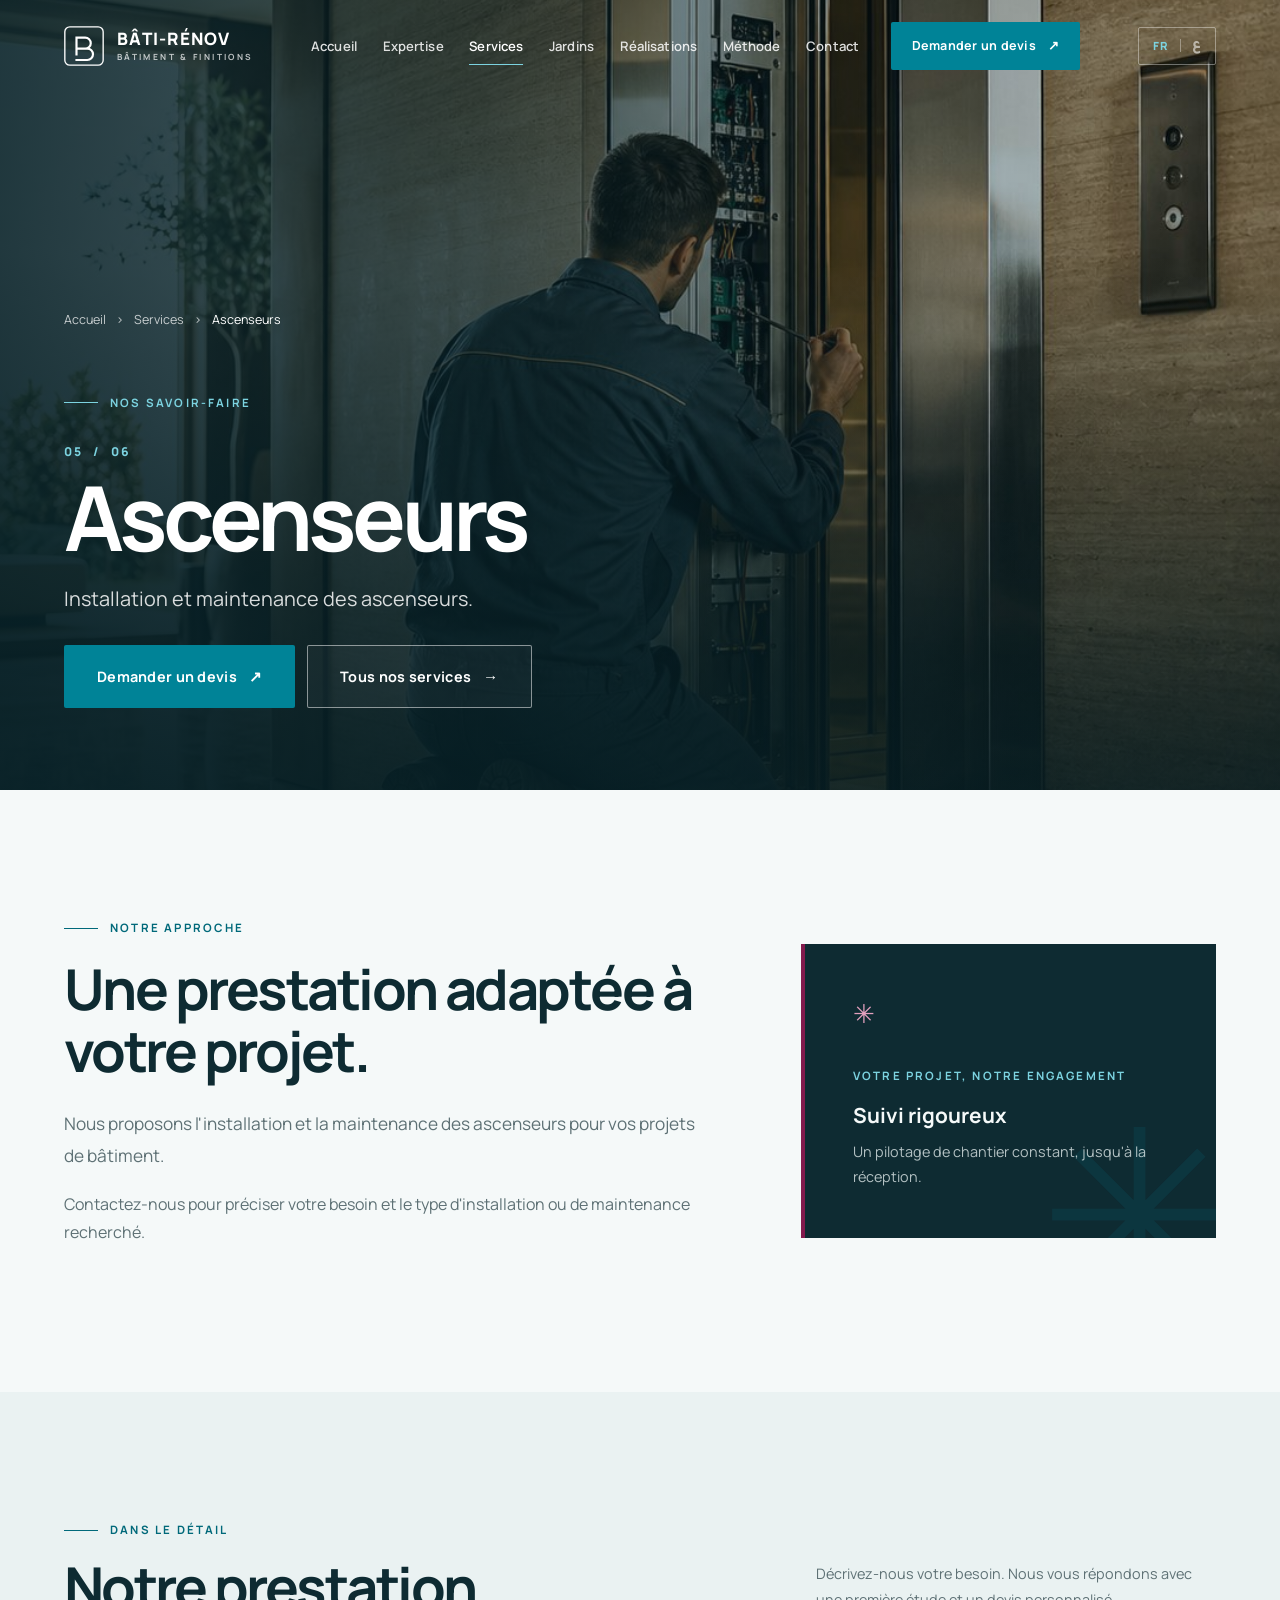
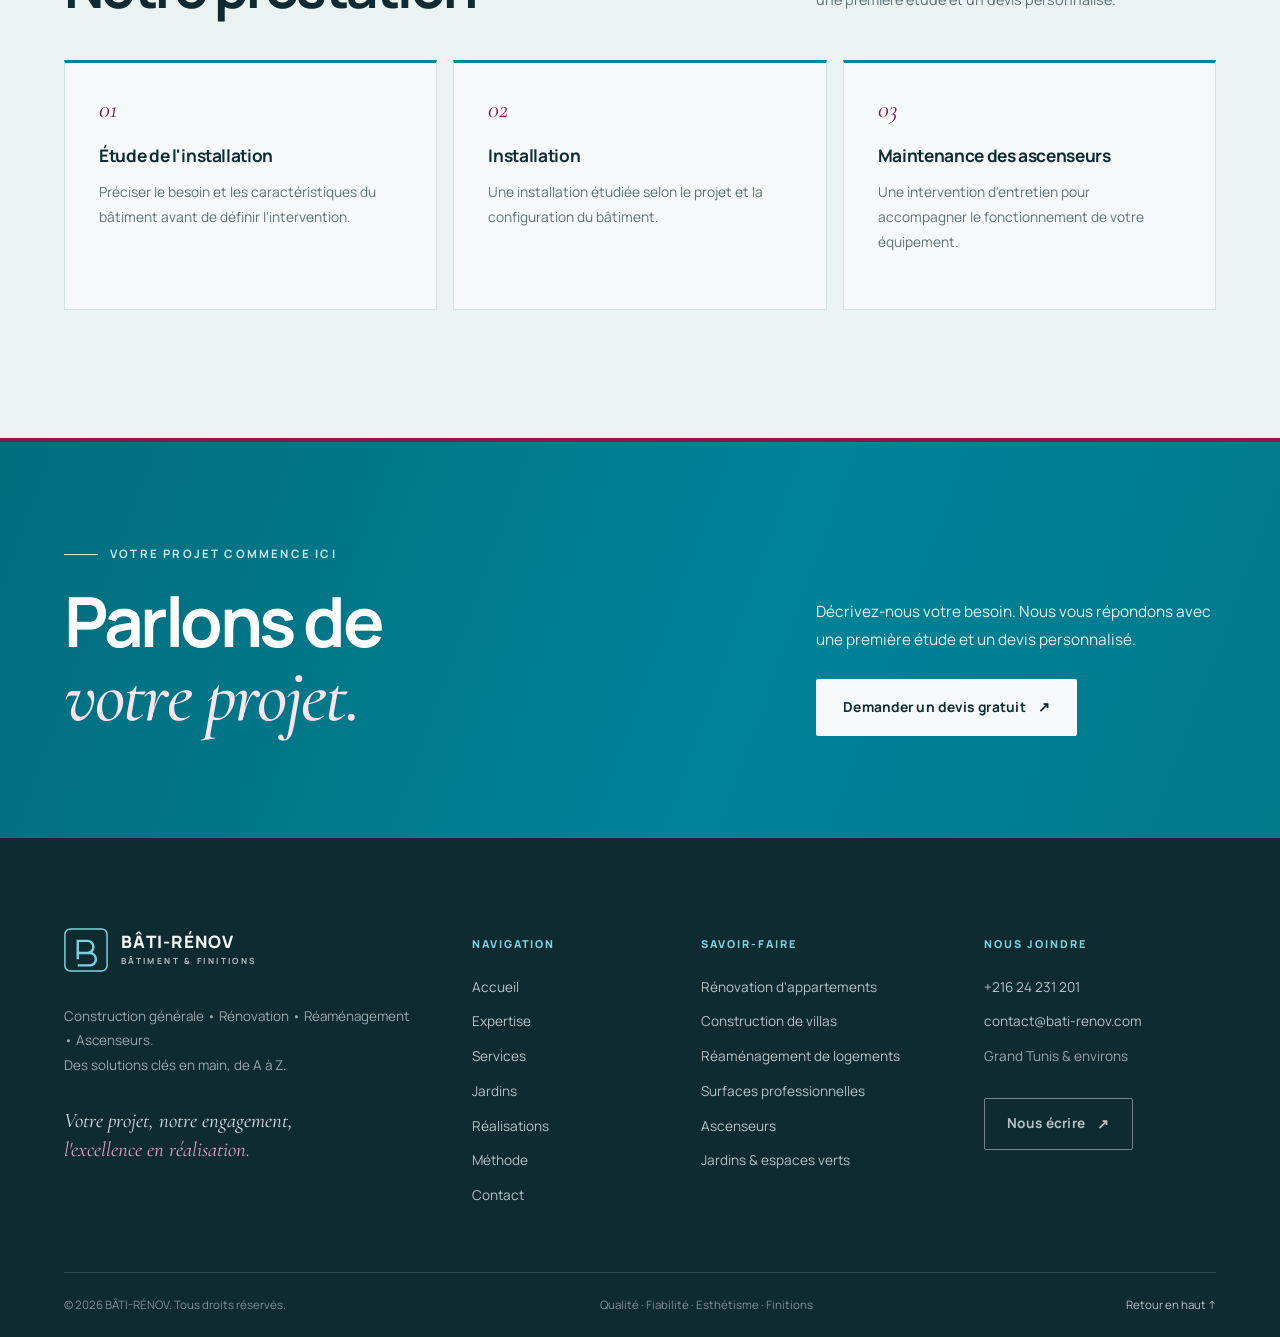
<file: services/ascenseurs.html>
<!DOCTYPE html>
<html lang="fr" dir="ltr">
<head>
<meta charset="UTF-8" />
<meta name="viewport" content="width=device-width, initial-scale=1" />
<title data-fr="BÂTI-RÉNOV — Ascenseurs" data-ar="باتي-رينوف — المصاعد">BÂTI-RÉNOV — Ascenseurs</title>
<meta name="description" content="Installation et maintenance des ascenseurs pour vos projets de bâtiment avec BÂTI-RÉNOV. Contactez-nous pour préciser votre besoin." data-fr="Installation et maintenance des ascenseurs pour vos projets de bâtiment avec BÂTI-RÉNOV. Contactez-nous pour préciser votre besoin." data-ar="صيانة و تركيز المصاعد للمباني والمشاريع في تونس الكبرى، مع باتي-رينوف." />
<meta name="theme-color" content="#008397" />
<meta property="og:title" content="BÂTI-RÉNOV — Ascenseurs" data-fr="BÂTI-RÉNOV — Ascenseurs" data-ar="باتي-رينوف — المصاعد" />
<meta property="og:description" content="Installation et maintenance des ascenseurs pour vos projets de bâtiment avec BÂTI-RÉNOV. Contactez-nous pour préciser votre besoin." data-fr="Installation et maintenance des ascenseurs pour vos projets de bâtiment avec BÂTI-RÉNOV. Contactez-nous pour préciser votre besoin." data-ar="صيانة و تركيز المصاعد للمباني والمشاريع في تونس الكبرى، مع باتي-رينوف." />
<meta property="og:image" content="../assets/service-elevator.jpg" />
<meta property="og:locale" content="fr_TN" />
<meta property="og:locale:alternate" content="ar_TN" />
<link rel="icon" href="data:image/svg+xml,%3Csvg xmlns='http://www.w3.org/2000/svg' viewBox='0 0 64 64'%3E%3Crect width='64' height='64' rx='10' fill='%230e2b32'/%3E%3Cpath d='M18 46V18h16a9 9 0 0 1 0 18H18m0 0h20a9 9 0 0 1 0 18H18' fill='none' stroke='%237cd3e0' stroke-width='5' stroke-linejoin='round'/%3E%3Ccircle cx='48' cy='15' r='6' fill='%23e3a0be'/%3E%3C/svg%3E" />
<link rel="preload" href="../assets/service-elevator.jpg" as="image" />
<link rel="stylesheet" href="../fonts/fonts.css" />
<link rel="stylesheet" href="../styles.css?v=20261030-6" />
<link rel="stylesheet" href="../rtl.css?v=20261030-6" />
</head>
<body>
<a class="skip-link" href="#contenu">Aller au contenu</a>

<header class="site-header" id="header">
  <div class="container header-inner">
    <a class="brand" href="../index.html#accueil" aria-label="BÂTI-RÉNOV, retour à l'accueil">
      <span class="brand-mark" aria-hidden="true">
        <svg viewBox="0 0 48 48" fill="none"><rect x="1" y="1" width="46" height="46" rx="6" stroke="currentColor" stroke-width="1.6"/><path d="M15 34V14h10.5a6.6 6.6 0 0 1 0 13.2H15m0 0h13a6.8 6.8 0 0 1 0 13.6H15" stroke="currentColor" stroke-width="2.6" stroke-linecap="square" stroke-linejoin="miter"/></svg>
      </span>
      <span class="brand-text"><strong>BÂTI-RÉNOV</strong><small>BÂTIMENT &amp; FINITIONS</small></span>
    </a>

    <nav class="main-nav" id="main-nav" aria-label="Navigation principale">
      <a href="../index.html#accueil" class="nav-link">Accueil</a>
      <a href="../index.html#expertise" class="nav-link">Expertise</a>
      <a href="../index.html#services" class="nav-link is-active" aria-current="page">Services</a>
      <a href="../index.html#jardins" class="nav-link">Jardins</a>
      <a href="../index.html#realisations" class="nav-link">Réalisations</a>
      <a href="../index.html#methode" class="nav-link">Méthode</a>
      <a href="../index.html#contact" class="nav-link">Contact</a>
      <a href="../index.html#contact" class="btn btn-primary nav-cta">Demander un devis <span aria-hidden="true">↗</span></a>
    </nav>

    <div class="header-tools">
      <div class="lang-switch" role="group" aria-label="Choisir la langue">
        <button type="button" class="lang-btn is-active" data-lang="fr" aria-pressed="true" aria-label="Français" lang="fr">FR</button>
        <span class="lang-divider" aria-hidden="true"></span>
        <button type="button" class="lang-btn" data-lang="ar" aria-pressed="false" aria-label="العربية" lang="ar" dir="rtl">ع</button>
      </div>
      <button class="menu-toggle" id="menu-toggle" aria-label="Ouvrir le menu" aria-expanded="false" aria-controls="main-nav">
        <span></span><span></span><span></span>
      </button>
    </div>
  </div>
</header>

<main id="contenu">
  <section class="service-detail-hero" aria-labelledby="service-title">
    <img class="service-detail-image" src="../assets/service-elevator.jpg" alt="Illustration d&#x27;un technicien réalisant la maintenance d&#x27;un ascenseur" width="1086" height="1448" fetchpriority="high" />
    <div class="service-detail-scrim" aria-hidden="true"></div>
    <div class="container service-detail-inner">
      <nav class="service-breadcrumb" aria-label="Fil d'Ariane">
        <a href="../index.html#accueil">Accueil</a><span aria-hidden="true">›</span>
        <a href="../index.html#services">Services</a><span aria-hidden="true">›</span>
        <span aria-current="page">Ascenseurs</span>
      </nav>
      <div class="service-detail-heading">
        <p class="eyebrow eyebrow-light"><span class="eyebrow-line" aria-hidden="true"></span><span class="eyebrow-text">Nos savoir-faire</span></p>
        <p class="service-detail-index">05 <span aria-hidden="true">/</span> 06</p>
        <h1 class="service-detail-title" id="service-title">Ascenseurs</h1>
        <p class="service-detail-lead">Installation et maintenance des ascenseurs.</p>
        <div class="service-detail-actions">
          <a href="../index.html#contact" class="btn btn-primary btn-lg">Demander un devis <span aria-hidden="true">↗</span></a>
          <a href="../index.html#services" class="btn btn-ghost btn-lg">Tous nos services <span aria-hidden="true">→</span></a>
        </div>
      </div>
    </div>
  </section>

  <section class="section service-detail-overview" aria-labelledby="overview-title">
    <div class="container service-detail-overview-grid">
      <div class="service-detail-overview-main">
        <p class="eyebrow"><span class="eyebrow-line" aria-hidden="true"></span> Notre approche</p>
        <h2 class="h2" id="overview-title">Une prestation adaptée à votre projet.</h2>
        <p class="lead">Nous proposons l&#x27;installation et la maintenance des ascenseurs pour vos projets de bâtiment.</p>
        <p>Contactez-nous pour préciser votre besoin et le type d&#x27;installation ou de maintenance recherché.</p>
      </div>
      <aside class="service-detail-aside" aria-labelledby="service-aside-label">
        <span class="service-detail-aside-mark" aria-hidden="true">✳</span>
        <p class="eyebrow" id="service-aside-label">Votre projet, notre engagement</p>
        <h3>Suivi rigoureux</h3>
        <p>Un pilotage de chantier constant, jusqu'à la réception.</p>
      </aside>
    </div>
  </section>

  <section class="section service-detail-scope" aria-labelledby="scope-title">
    <div class="container">
      <div class="service-detail-scope-head">
        <div>
          <p class="eyebrow"><span class="eyebrow-line" aria-hidden="true"></span> Dans le détail</p>
          <h2 class="h2" id="scope-title">Notre prestation</h2>
        </div>
        <p class="service-detail-scope-note">Décrivez-nous votre besoin. Nous vous répondons avec une première étude et un devis personnalisé.</p>
      </div>
      <div class="service-detail-scope-grid">
        <article class="service-detail-card">
          <span class="service-detail-card-number" aria-hidden="true">01</span>
          <h3>Étude de l&#x27;installation</h3>
          <p>Préciser le besoin et les caractéristiques du bâtiment avant de définir l&#x27;intervention.</p>
        </article>
        <article class="service-detail-card">
          <span class="service-detail-card-number" aria-hidden="true">02</span>
          <h3>Installation</h3>
          <p>Une installation étudiée selon le projet et la configuration du bâtiment.</p>
        </article>
        <article class="service-detail-card">
          <span class="service-detail-card-number" aria-hidden="true">03</span>
          <h3>Maintenance des ascenseurs</h3>
          <p>Une intervention d&#x27;entretien pour accompagner le fonctionnement de votre équipement.</p>
        </article>
      </div>
    </div>
  </section>

  <section class="cta-band service-detail-cta">
    <div class="container cta-band-inner">
      <div>
        <p class="eyebrow"><span class="eyebrow-line" aria-hidden="true"></span> Votre projet commence ici</p>
        <h2>Parlons de<br /><em>votre projet.</em></h2>
      </div>
      <div class="cta-band-side">
        <p>Décrivez-nous votre besoin. Nous vous répondons avec une première étude et un devis personnalisé.</p>
        <a href="../index.html#contact" class="btn btn-light">Demander un devis gratuit <span aria-hidden="true">↗</span></a>
      </div>
    </div>
  </section>
</main>

<footer class="site-footer">
  <div class="container">
    <div class="footer-top">
      <div class="footer-brand">
        <a class="brand brand-footer" href="../index.html#accueil" aria-label="BÂTI-RÉNOV, retour à l'accueil">
          <span class="brand-mark" aria-hidden="true">
            <svg viewBox="0 0 48 48" fill="none"><rect x="1" y="1" width="46" height="46" rx="6" stroke="currentColor" stroke-width="1.6"/><path d="M15 34V14h10.5a6.6 6.6 0 0 1 0 13.2H15m0 0h13a6.8 6.8 0 0 1 0 13.6H15" stroke="currentColor" stroke-width="2.6" stroke-linejoin="miter"/></svg>
          </span>
          <span class="brand-text"><strong>BÂTI-RÉNOV</strong><small>BÂTIMENT &amp; FINITIONS</small></span>
        </a>
        <p>Construction générale • Rénovation • Réaménagement • Ascenseurs.<br />Des solutions clés en main, de A à Z.</p>
        <p class="footer-claim">Votre projet, notre engagement,<br /><em>l'excellence en réalisation.</em></p>
      </div>
      <div class="footer-col">
        <h4>Navigation</h4>
        <a href="../index.html#accueil">Accueil</a><a href="../index.html#expertise">Expertise</a><a href="../index.html#services">Services</a><a href="../index.html#jardins">Jardins</a><a href="../index.html#realisations">Réalisations</a><a href="../index.html#methode">Méthode</a><a href="../index.html#contact">Contact</a>
      </div>
      <div class="footer-col">
        <h4>Savoir-faire</h4>
        <a href="renovation-appartements.html">Rénovation d&#x27;appartements</a>
        <a href="construction-villas.html">Construction de villas</a>
        <a href="reamenagement-logements.html">Réaménagement de logements</a>
        <a href="espaces-professionnels.html">Surfaces professionnelles</a>
        <a href="ascenseurs.html">Ascenseurs</a>
        <a href="jardins-espaces-verts.html">Jardins &amp; espaces verts</a>
      </div>
      <div class="footer-col footer-contact">
        <h4>Nous joindre</h4>
        <a href="tel:+21624231201">+216 24 231 201</a>
        <a href="mailto:contact@bati-renov.com">contact@bati-renov.com</a>
        <p>Grand Tunis &amp; environs</p>
        <a href="../index.html#contact" class="btn btn-outline btn-outline-light">Nous écrire <span aria-hidden="true">↗</span></a>
      </div>
    </div>
    <div class="footer-bottom">
      <span>© <span id="year">2026</span> BÂTI-RÉNOV. Tous droits réservés.</span>
      <span>Qualité · Fiabilité · Esthétisme · Finitions</span>
      <a href="#contenu" class="back-top">Retour en haut ↑</a>
    </div>
  </div>
</footer>

<script src="../i18n.js"></script>
<script src="../service-page.js"></script>
</body>
</html>
</file>
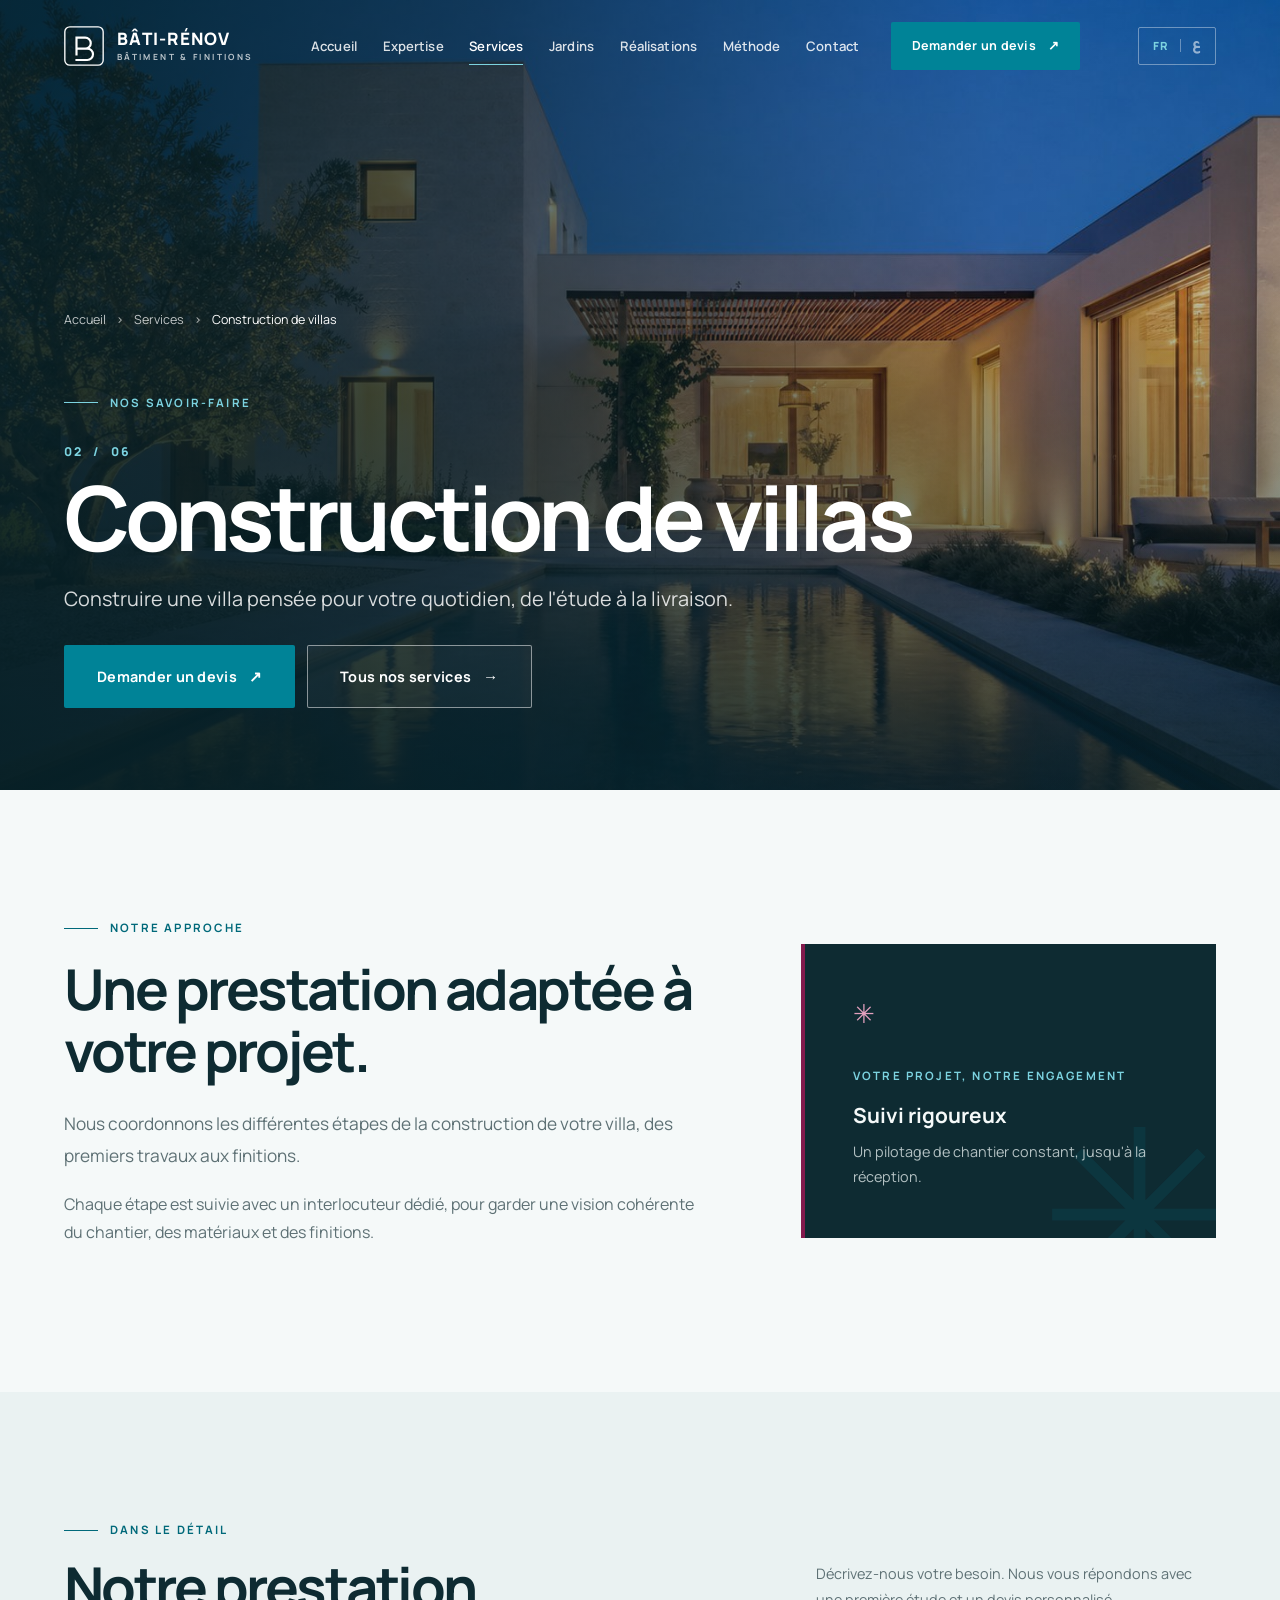
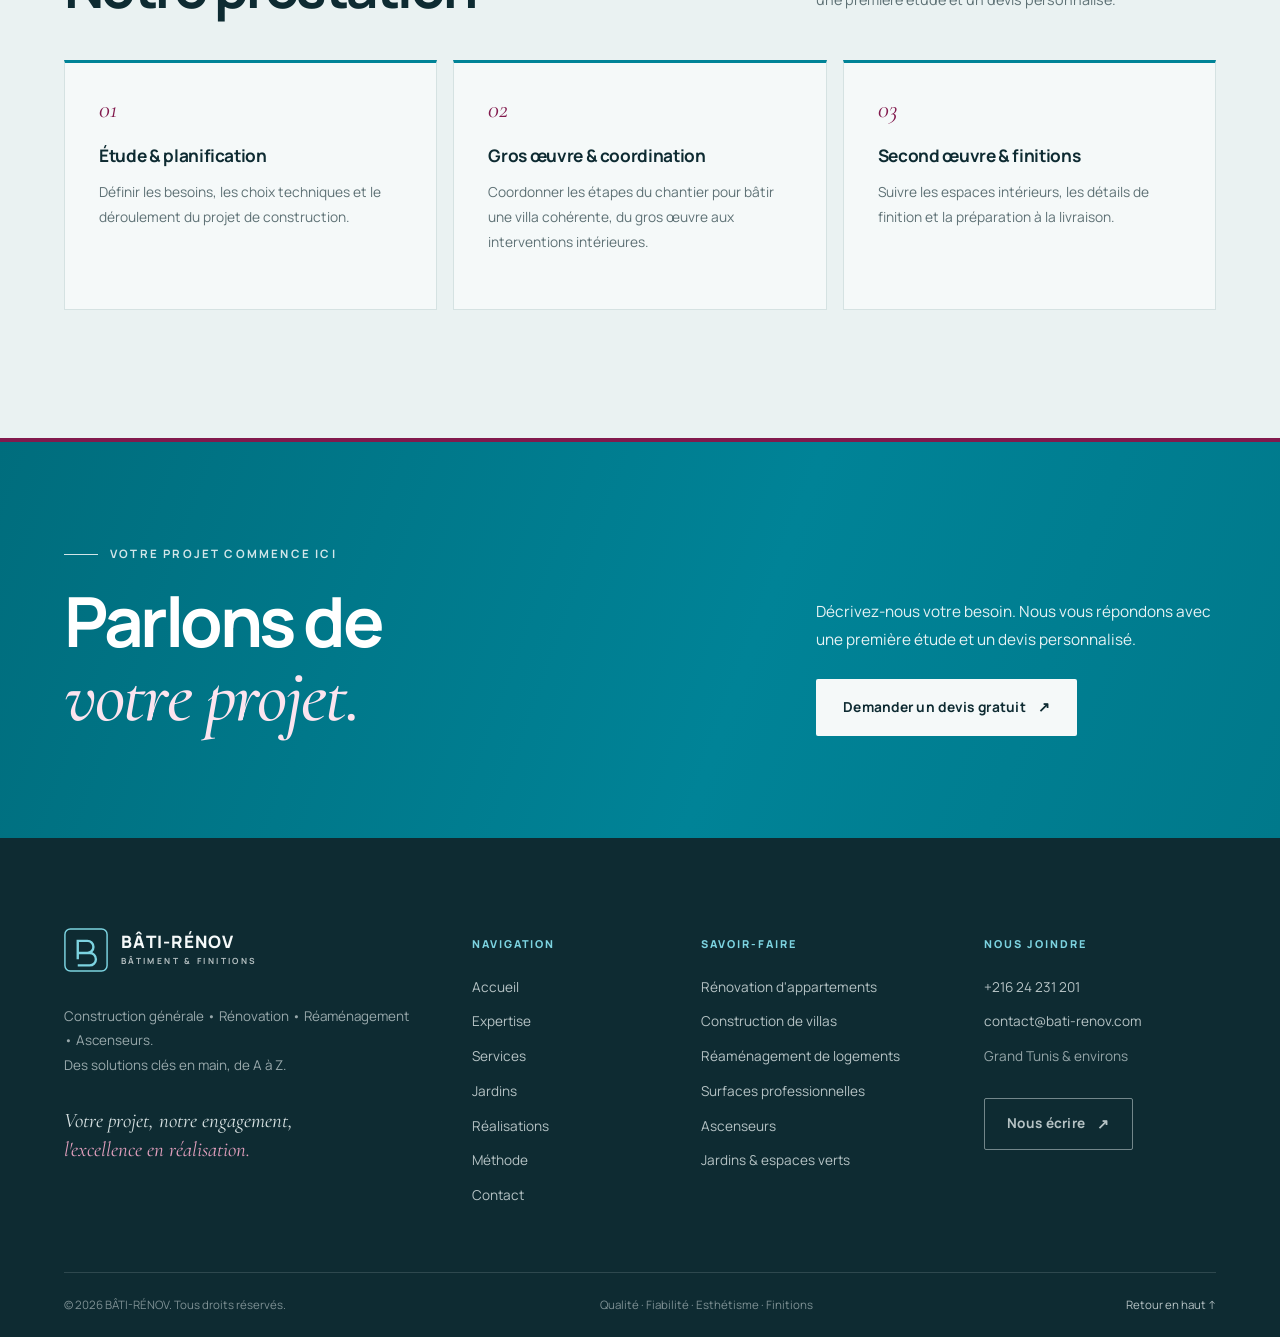
<file: services/construction-villas.html>
<!DOCTYPE html>
<html lang="fr" dir="ltr">
<head>
<meta charset="UTF-8" />
<meta name="viewport" content="width=device-width, initial-scale=1" />
<title data-fr="BÂTI-RÉNOV — Construction de villas" data-ar="باتي-رينوف — بناء الفيلات">BÂTI-RÉNOV — Construction de villas</title>
<meta name="description" content="Construction de villas : préparation du projet, coordination des étapes de chantier et finitions suivies avec BÂTI-RÉNOV." data-fr="Construction de villas : préparation du projet, coordination des étapes de chantier et finitions suivies avec BÂTI-RÉNOV." data-ar="بناء الفيلات في تونس الكبرى: متابعة مراحل المشروع وتنسيق أشغال البناء والتشطيبات مع باتي-رينوف." />
<meta name="theme-color" content="#008397" />
<meta property="og:title" content="BÂTI-RÉNOV — Construction de villas" data-fr="BÂTI-RÉNOV — Construction de villas" data-ar="باتي-رينوف — بناء الفيلات" />
<meta property="og:description" content="Construction de villas : préparation du projet, coordination des étapes de chantier et finitions suivies avec BÂTI-RÉNOV." data-fr="Construction de villas : préparation du projet, coordination des étapes de chantier et finitions suivies avec BÂTI-RÉNOV." data-ar="بناء الفيلات في تونس الكبرى: متابعة مراحل المشروع وتنسيق أشغال البناء والتشطيبات مع باتي-رينوف." />
<meta property="og:image" content="../assets/project-villa.jpg" />
<meta property="og:locale" content="fr_TN" />
<meta property="og:locale:alternate" content="ar_TN" />
<link rel="icon" href="data:image/svg+xml,%3Csvg xmlns='http://www.w3.org/2000/svg' viewBox='0 0 64 64'%3E%3Crect width='64' height='64' rx='10' fill='%230e2b32'/%3E%3Cpath d='M18 46V18h16a9 9 0 0 1 0 18H18m0 0h20a9 9 0 0 1 0 18H18' fill='none' stroke='%237cd3e0' stroke-width='5' stroke-linejoin='round'/%3E%3Ccircle cx='48' cy='15' r='6' fill='%23e3a0be'/%3E%3C/svg%3E" />
<link rel="preload" href="../assets/project-villa.jpg" as="image" />
<link rel="stylesheet" href="../fonts/fonts.css" />
<link rel="stylesheet" href="../styles.css?v=20261030-6" />
<link rel="stylesheet" href="../rtl.css?v=20261030-6" />
</head>
<body>
<a class="skip-link" href="#contenu">Aller au contenu</a>

<header class="site-header" id="header">
  <div class="container header-inner">
    <a class="brand" href="../index.html#accueil" aria-label="BÂTI-RÉNOV, retour à l'accueil">
      <span class="brand-mark" aria-hidden="true">
        <svg viewBox="0 0 48 48" fill="none"><rect x="1" y="1" width="46" height="46" rx="6" stroke="currentColor" stroke-width="1.6"/><path d="M15 34V14h10.5a6.6 6.6 0 0 1 0 13.2H15m0 0h13a6.8 6.8 0 0 1 0 13.6H15" stroke="currentColor" stroke-width="2.6" stroke-linecap="square" stroke-linejoin="miter"/></svg>
      </span>
      <span class="brand-text"><strong>BÂTI-RÉNOV</strong><small>BÂTIMENT &amp; FINITIONS</small></span>
    </a>

    <nav class="main-nav" id="main-nav" aria-label="Navigation principale">
      <a href="../index.html#accueil" class="nav-link">Accueil</a>
      <a href="../index.html#expertise" class="nav-link">Expertise</a>
      <a href="../index.html#services" class="nav-link is-active" aria-current="page">Services</a>
      <a href="../index.html#jardins" class="nav-link">Jardins</a>
      <a href="../index.html#realisations" class="nav-link">Réalisations</a>
      <a href="../index.html#methode" class="nav-link">Méthode</a>
      <a href="../index.html#contact" class="nav-link">Contact</a>
      <a href="../index.html#contact" class="btn btn-primary nav-cta">Demander un devis <span aria-hidden="true">↗</span></a>
    </nav>

    <div class="header-tools">
      <div class="lang-switch" role="group" aria-label="Choisir la langue">
        <button type="button" class="lang-btn is-active" data-lang="fr" aria-pressed="true" aria-label="Français" lang="fr">FR</button>
        <span class="lang-divider" aria-hidden="true"></span>
        <button type="button" class="lang-btn" data-lang="ar" aria-pressed="false" aria-label="العربية" lang="ar" dir="rtl">ع</button>
      </div>
      <button class="menu-toggle" id="menu-toggle" aria-label="Ouvrir le menu" aria-expanded="false" aria-controls="main-nav">
        <span></span><span></span><span></span>
      </button>
    </div>
  </div>
</header>

<main id="contenu">
  <section class="service-detail-hero" aria-labelledby="service-title">
    <img class="service-detail-image" src="../assets/project-villa.jpg" alt="Villa contemporaine avec piscine au crépuscule" width="1448" height="1086" fetchpriority="high" />
    <div class="service-detail-scrim" aria-hidden="true"></div>
    <div class="container service-detail-inner">
      <nav class="service-breadcrumb" aria-label="Fil d'Ariane">
        <a href="../index.html#accueil">Accueil</a><span aria-hidden="true">›</span>
        <a href="../index.html#services">Services</a><span aria-hidden="true">›</span>
        <span aria-current="page">Construction de villas</span>
      </nav>
      <div class="service-detail-heading">
        <p class="eyebrow eyebrow-light"><span class="eyebrow-line" aria-hidden="true"></span><span class="eyebrow-text">Nos savoir-faire</span></p>
        <p class="service-detail-index">02 <span aria-hidden="true">/</span> 06</p>
        <h1 class="service-detail-title" id="service-title">Construction de villas</h1>
        <p class="service-detail-lead">Construire une villa pensée pour votre quotidien, de l&#x27;étude à la livraison.</p>
        <div class="service-detail-actions">
          <a href="../index.html#contact" class="btn btn-primary btn-lg">Demander un devis <span aria-hidden="true">↗</span></a>
          <a href="../index.html#services" class="btn btn-ghost btn-lg">Tous nos services <span aria-hidden="true">→</span></a>
        </div>
      </div>
    </div>
  </section>

  <section class="section service-detail-overview" aria-labelledby="overview-title">
    <div class="container service-detail-overview-grid">
      <div class="service-detail-overview-main">
        <p class="eyebrow"><span class="eyebrow-line" aria-hidden="true"></span> Notre approche</p>
        <h2 class="h2" id="overview-title">Une prestation adaptée à votre projet.</h2>
        <p class="lead">Nous coordonnons les différentes étapes de la construction de votre villa, des premiers travaux aux finitions.</p>
        <p>Chaque étape est suivie avec un interlocuteur dédié, pour garder une vision cohérente du chantier, des matériaux et des finitions.</p>
      </div>
      <aside class="service-detail-aside" aria-labelledby="service-aside-label">
        <span class="service-detail-aside-mark" aria-hidden="true">✳</span>
        <p class="eyebrow" id="service-aside-label">Votre projet, notre engagement</p>
        <h3>Suivi rigoureux</h3>
        <p>Un pilotage de chantier constant, jusqu'à la réception.</p>
      </aside>
    </div>
  </section>

  <section class="section service-detail-scope" aria-labelledby="scope-title">
    <div class="container">
      <div class="service-detail-scope-head">
        <div>
          <p class="eyebrow"><span class="eyebrow-line" aria-hidden="true"></span> Dans le détail</p>
          <h2 class="h2" id="scope-title">Notre prestation</h2>
        </div>
        <p class="service-detail-scope-note">Décrivez-nous votre besoin. Nous vous répondons avec une première étude et un devis personnalisé.</p>
      </div>
      <div class="service-detail-scope-grid">
        <article class="service-detail-card">
          <span class="service-detail-card-number" aria-hidden="true">01</span>
          <h3>Étude &amp; planification</h3>
          <p>Définir les besoins, les choix techniques et le déroulement du projet de construction.</p>
        </article>
        <article class="service-detail-card">
          <span class="service-detail-card-number" aria-hidden="true">02</span>
          <h3>Gros œuvre &amp; coordination</h3>
          <p>Coordonner les étapes du chantier pour bâtir une villa cohérente, du gros œuvre aux interventions intérieures.</p>
        </article>
        <article class="service-detail-card">
          <span class="service-detail-card-number" aria-hidden="true">03</span>
          <h3>Second œuvre &amp; finitions</h3>
          <p>Suivre les espaces intérieurs, les détails de finition et la préparation à la livraison.</p>
        </article>
      </div>
    </div>
  </section>

  <section class="cta-band service-detail-cta">
    <div class="container cta-band-inner">
      <div>
        <p class="eyebrow"><span class="eyebrow-line" aria-hidden="true"></span> Votre projet commence ici</p>
        <h2>Parlons de<br /><em>votre projet.</em></h2>
      </div>
      <div class="cta-band-side">
        <p>Décrivez-nous votre besoin. Nous vous répondons avec une première étude et un devis personnalisé.</p>
        <a href="../index.html#contact" class="btn btn-light">Demander un devis gratuit <span aria-hidden="true">↗</span></a>
      </div>
    </div>
  </section>
</main>

<footer class="site-footer">
  <div class="container">
    <div class="footer-top">
      <div class="footer-brand">
        <a class="brand brand-footer" href="../index.html#accueil" aria-label="BÂTI-RÉNOV, retour à l'accueil">
          <span class="brand-mark" aria-hidden="true">
            <svg viewBox="0 0 48 48" fill="none"><rect x="1" y="1" width="46" height="46" rx="6" stroke="currentColor" stroke-width="1.6"/><path d="M15 34V14h10.5a6.6 6.6 0 0 1 0 13.2H15m0 0h13a6.8 6.8 0 0 1 0 13.6H15" stroke="currentColor" stroke-width="2.6" stroke-linejoin="miter"/></svg>
          </span>
          <span class="brand-text"><strong>BÂTI-RÉNOV</strong><small>BÂTIMENT &amp; FINITIONS</small></span>
        </a>
        <p>Construction générale • Rénovation • Réaménagement • Ascenseurs.<br />Des solutions clés en main, de A à Z.</p>
        <p class="footer-claim">Votre projet, notre engagement,<br /><em>l'excellence en réalisation.</em></p>
      </div>
      <div class="footer-col">
        <h4>Navigation</h4>
        <a href="../index.html#accueil">Accueil</a><a href="../index.html#expertise">Expertise</a><a href="../index.html#services">Services</a><a href="../index.html#jardins">Jardins</a><a href="../index.html#realisations">Réalisations</a><a href="../index.html#methode">Méthode</a><a href="../index.html#contact">Contact</a>
      </div>
      <div class="footer-col">
        <h4>Savoir-faire</h4>
        <a href="renovation-appartements.html">Rénovation d&#x27;appartements</a>
        <a href="construction-villas.html">Construction de villas</a>
        <a href="reamenagement-logements.html">Réaménagement de logements</a>
        <a href="espaces-professionnels.html">Surfaces professionnelles</a>
        <a href="ascenseurs.html">Ascenseurs</a>
        <a href="jardins-espaces-verts.html">Jardins &amp; espaces verts</a>
      </div>
      <div class="footer-col footer-contact">
        <h4>Nous joindre</h4>
        <a href="tel:+21624231201">+216 24 231 201</a>
        <a href="mailto:contact@bati-renov.com">contact@bati-renov.com</a>
        <p>Grand Tunis &amp; environs</p>
        <a href="../index.html#contact" class="btn btn-outline btn-outline-light">Nous écrire <span aria-hidden="true">↗</span></a>
      </div>
    </div>
    <div class="footer-bottom">
      <span>© <span id="year">2026</span> BÂTI-RÉNOV. Tous droits réservés.</span>
      <span>Qualité · Fiabilité · Esthétisme · Finitions</span>
      <a href="#contenu" class="back-top">Retour en haut ↑</a>
    </div>
  </div>
</footer>

<script src="../i18n.js"></script>
<script src="../service-page.js"></script>
</body>
</html>
</file>
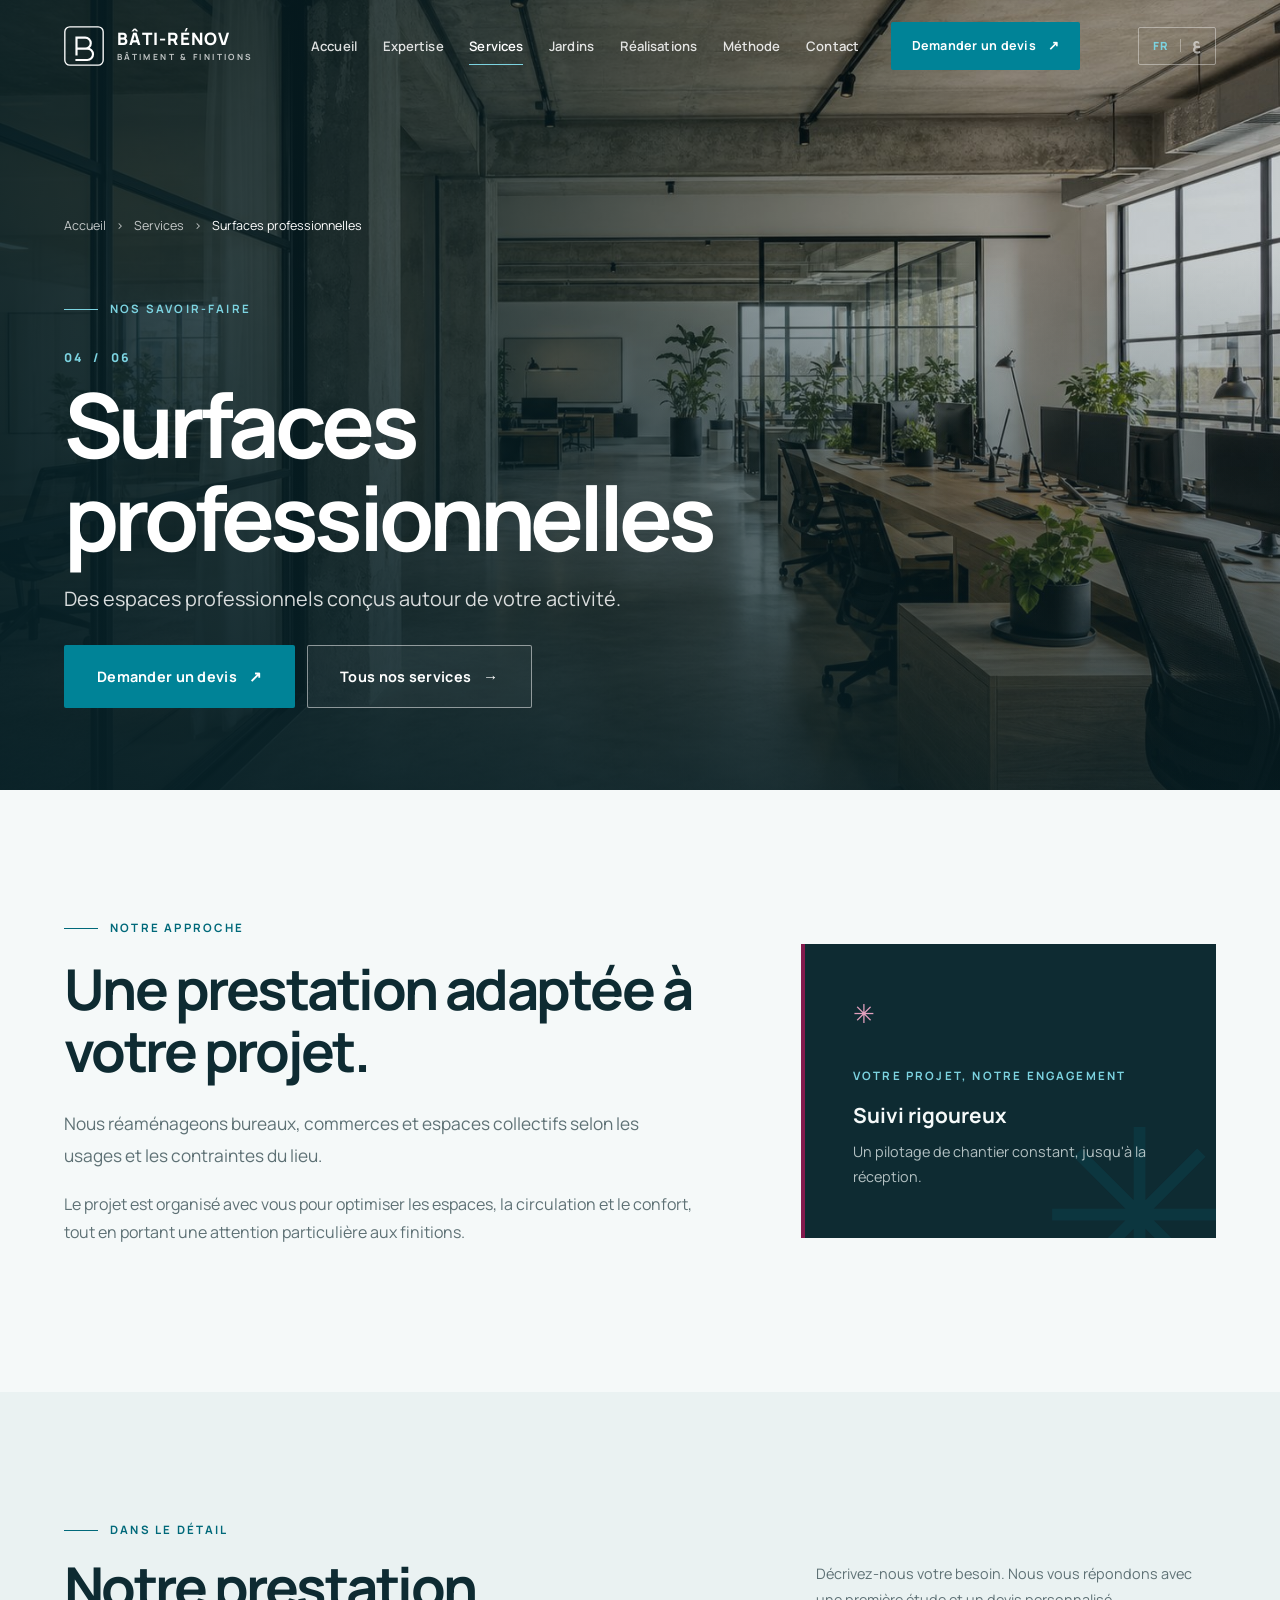
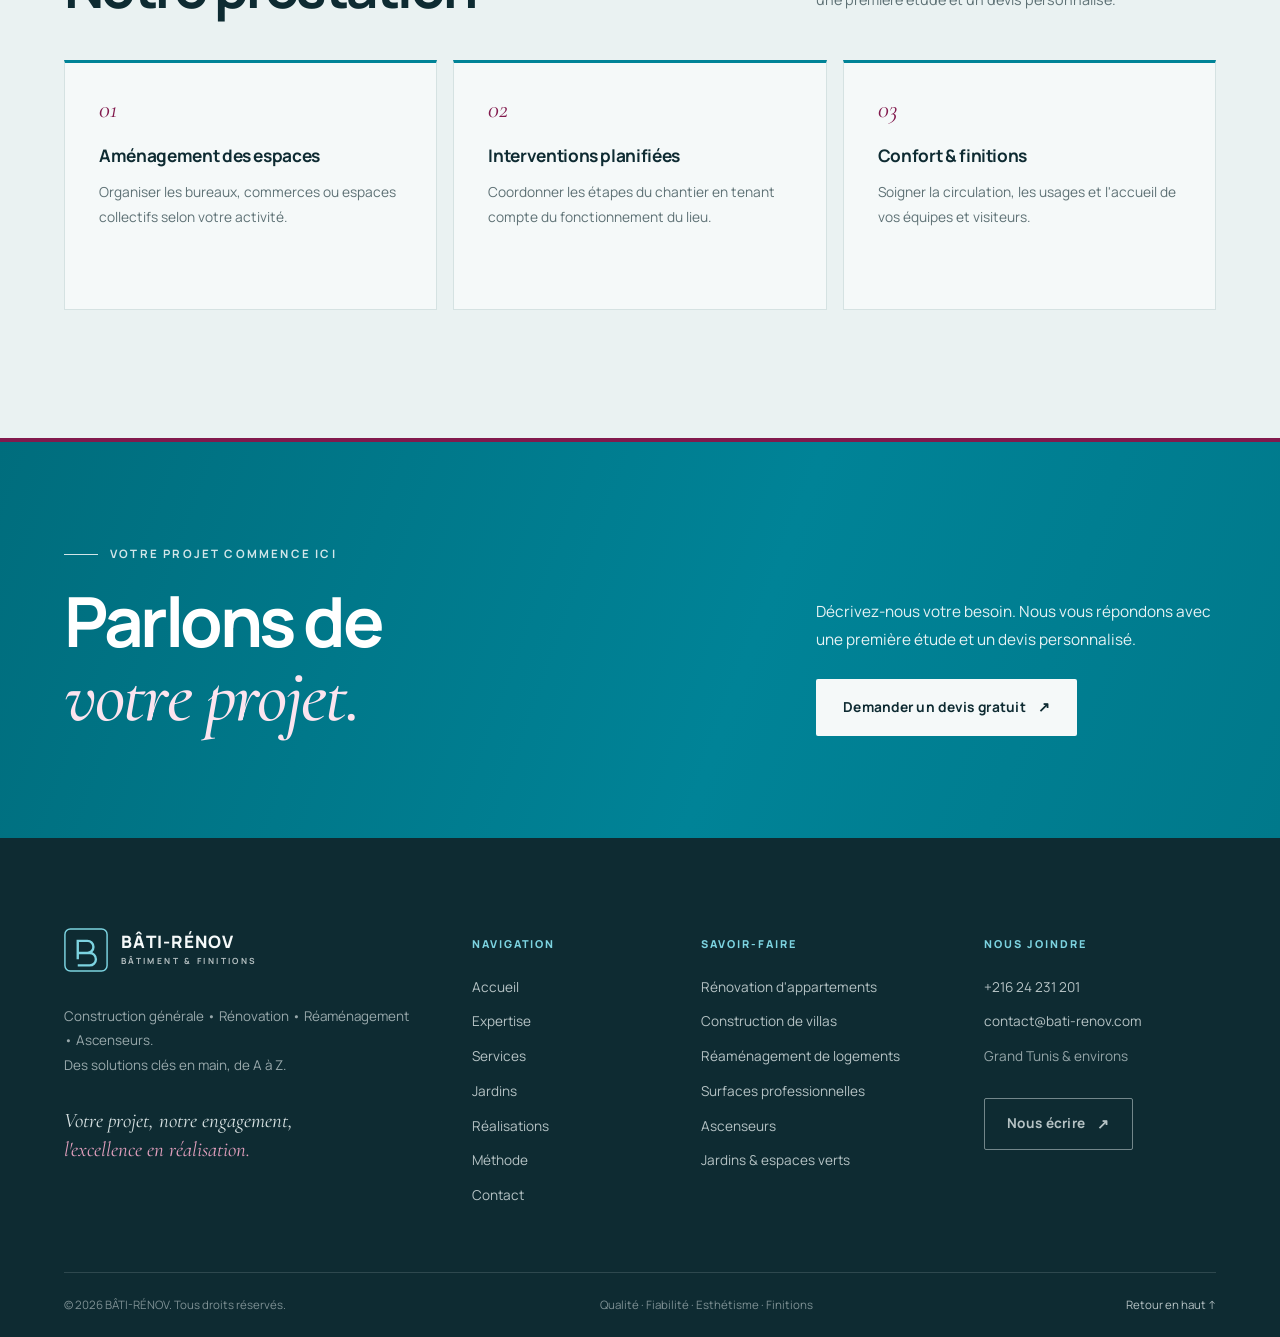
<file: services/espaces-professionnels.html>
<!DOCTYPE html>
<html lang="fr" dir="ltr">
<head>
<meta charset="UTF-8" />
<meta name="viewport" content="width=device-width, initial-scale=1" />
<title data-fr="BÂTI-RÉNOV — Surfaces professionnelles" data-ar="باتي-رينوف — المساحات المهنية">BÂTI-RÉNOV — Surfaces professionnelles</title>
<meta name="description" content="Aménagement de bureaux, commerces et surfaces professionnelles : organisation des espaces, coordination des travaux et finitions avec BÂTI-RÉNOV." data-fr="Aménagement de bureaux, commerces et surfaces professionnelles : organisation des espaces, coordination des travaux et finitions avec BÂTI-RÉNOV." data-ar="تهيئة المكاتب والمحلات والفضاءات المهنية بما يتلاءم مع نشاطكم ومتطلبات المكان، مع باتي-رينوف." />
<meta name="theme-color" content="#008397" />
<meta property="og:title" content="BÂTI-RÉNOV — Surfaces professionnelles" data-fr="BÂTI-RÉNOV — Surfaces professionnelles" data-ar="باتي-رينوف — المساحات المهنية" />
<meta property="og:description" content="Aménagement de bureaux, commerces et surfaces professionnelles : organisation des espaces, coordination des travaux et finitions avec BÂTI-RÉNOV." data-fr="Aménagement de bureaux, commerces et surfaces professionnelles : organisation des espaces, coordination des travaux et finitions avec BÂTI-RÉNOV." data-ar="تهيئة المكاتب والمحلات والفضاءات المهنية بما يتلاءم مع نشاطكم ومتطلبات المكان، مع باتي-رينوف." />
<meta property="og:image" content="../assets/project-office.jpg" />
<meta property="og:locale" content="fr_TN" />
<meta property="og:locale:alternate" content="ar_TN" />
<link rel="icon" href="data:image/svg+xml,%3Csvg xmlns='http://www.w3.org/2000/svg' viewBox='0 0 64 64'%3E%3Crect width='64' height='64' rx='10' fill='%230e2b32'/%3E%3Cpath d='M18 46V18h16a9 9 0 0 1 0 18H18m0 0h20a9 9 0 0 1 0 18H18' fill='none' stroke='%237cd3e0' stroke-width='5' stroke-linejoin='round'/%3E%3Ccircle cx='48' cy='15' r='6' fill='%23e3a0be'/%3E%3C/svg%3E" />
<link rel="preload" href="../assets/project-office.jpg" as="image" />
<link rel="stylesheet" href="../fonts/fonts.css" />
<link rel="stylesheet" href="../styles.css?v=20261030-6" />
<link rel="stylesheet" href="../rtl.css?v=20261030-6" />
</head>
<body>
<a class="skip-link" href="#contenu">Aller au contenu</a>

<header class="site-header" id="header">
  <div class="container header-inner">
    <a class="brand" href="../index.html#accueil" aria-label="BÂTI-RÉNOV, retour à l'accueil">
      <span class="brand-mark" aria-hidden="true">
        <svg viewBox="0 0 48 48" fill="none"><rect x="1" y="1" width="46" height="46" rx="6" stroke="currentColor" stroke-width="1.6"/><path d="M15 34V14h10.5a6.6 6.6 0 0 1 0 13.2H15m0 0h13a6.8 6.8 0 0 1 0 13.6H15" stroke="currentColor" stroke-width="2.6" stroke-linecap="square" stroke-linejoin="miter"/></svg>
      </span>
      <span class="brand-text"><strong>BÂTI-RÉNOV</strong><small>BÂTIMENT &amp; FINITIONS</small></span>
    </a>

    <nav class="main-nav" id="main-nav" aria-label="Navigation principale">
      <a href="../index.html#accueil" class="nav-link">Accueil</a>
      <a href="../index.html#expertise" class="nav-link">Expertise</a>
      <a href="../index.html#services" class="nav-link is-active" aria-current="page">Services</a>
      <a href="../index.html#jardins" class="nav-link">Jardins</a>
      <a href="../index.html#realisations" class="nav-link">Réalisations</a>
      <a href="../index.html#methode" class="nav-link">Méthode</a>
      <a href="../index.html#contact" class="nav-link">Contact</a>
      <a href="../index.html#contact" class="btn btn-primary nav-cta">Demander un devis <span aria-hidden="true">↗</span></a>
    </nav>

    <div class="header-tools">
      <div class="lang-switch" role="group" aria-label="Choisir la langue">
        <button type="button" class="lang-btn is-active" data-lang="fr" aria-pressed="true" aria-label="Français" lang="fr">FR</button>
        <span class="lang-divider" aria-hidden="true"></span>
        <button type="button" class="lang-btn" data-lang="ar" aria-pressed="false" aria-label="العربية" lang="ar" dir="rtl">ع</button>
      </div>
      <button class="menu-toggle" id="menu-toggle" aria-label="Ouvrir le menu" aria-expanded="false" aria-controls="main-nav">
        <span></span><span></span><span></span>
      </button>
    </div>
  </div>
</header>

<main id="contenu">
  <section class="service-detail-hero" aria-labelledby="service-title">
    <img class="service-detail-image" src="../assets/project-office.jpg" alt="Espace professionnel réaménagé en bureaux ouverts" width="1448" height="1086" fetchpriority="high" />
    <div class="service-detail-scrim" aria-hidden="true"></div>
    <div class="container service-detail-inner">
      <nav class="service-breadcrumb" aria-label="Fil d'Ariane">
        <a href="../index.html#accueil">Accueil</a><span aria-hidden="true">›</span>
        <a href="../index.html#services">Services</a><span aria-hidden="true">›</span>
        <span aria-current="page">Surfaces professionnelles</span>
      </nav>
      <div class="service-detail-heading">
        <p class="eyebrow eyebrow-light"><span class="eyebrow-line" aria-hidden="true"></span><span class="eyebrow-text">Nos savoir-faire</span></p>
        <p class="service-detail-index">04 <span aria-hidden="true">/</span> 06</p>
        <h1 class="service-detail-title" id="service-title">Surfaces professionnelles</h1>
        <p class="service-detail-lead">Des espaces professionnels conçus autour de votre activité.</p>
        <div class="service-detail-actions">
          <a href="../index.html#contact" class="btn btn-primary btn-lg">Demander un devis <span aria-hidden="true">↗</span></a>
          <a href="../index.html#services" class="btn btn-ghost btn-lg">Tous nos services <span aria-hidden="true">→</span></a>
        </div>
      </div>
    </div>
  </section>

  <section class="section service-detail-overview" aria-labelledby="overview-title">
    <div class="container service-detail-overview-grid">
      <div class="service-detail-overview-main">
        <p class="eyebrow"><span class="eyebrow-line" aria-hidden="true"></span> Notre approche</p>
        <h2 class="h2" id="overview-title">Une prestation adaptée à votre projet.</h2>
        <p class="lead">Nous réaménageons bureaux, commerces et espaces collectifs selon les usages et les contraintes du lieu.</p>
        <p>Le projet est organisé avec vous pour optimiser les espaces, la circulation et le confort, tout en portant une attention particulière aux finitions.</p>
      </div>
      <aside class="service-detail-aside" aria-labelledby="service-aside-label">
        <span class="service-detail-aside-mark" aria-hidden="true">✳</span>
        <p class="eyebrow" id="service-aside-label">Votre projet, notre engagement</p>
        <h3>Suivi rigoureux</h3>
        <p>Un pilotage de chantier constant, jusqu'à la réception.</p>
      </aside>
    </div>
  </section>

  <section class="section service-detail-scope" aria-labelledby="scope-title">
    <div class="container">
      <div class="service-detail-scope-head">
        <div>
          <p class="eyebrow"><span class="eyebrow-line" aria-hidden="true"></span> Dans le détail</p>
          <h2 class="h2" id="scope-title">Notre prestation</h2>
        </div>
        <p class="service-detail-scope-note">Décrivez-nous votre besoin. Nous vous répondons avec une première étude et un devis personnalisé.</p>
      </div>
      <div class="service-detail-scope-grid">
        <article class="service-detail-card">
          <span class="service-detail-card-number" aria-hidden="true">01</span>
          <h3>Aménagement des espaces</h3>
          <p>Organiser les bureaux, commerces ou espaces collectifs selon votre activité.</p>
        </article>
        <article class="service-detail-card">
          <span class="service-detail-card-number" aria-hidden="true">02</span>
          <h3>Interventions planifiées</h3>
          <p>Coordonner les étapes du chantier en tenant compte du fonctionnement du lieu.</p>
        </article>
        <article class="service-detail-card">
          <span class="service-detail-card-number" aria-hidden="true">03</span>
          <h3>Confort &amp; finitions</h3>
          <p>Soigner la circulation, les usages et l&#x27;accueil de vos équipes et visiteurs.</p>
        </article>
      </div>
    </div>
  </section>

  <section class="cta-band service-detail-cta">
    <div class="container cta-band-inner">
      <div>
        <p class="eyebrow"><span class="eyebrow-line" aria-hidden="true"></span> Votre projet commence ici</p>
        <h2>Parlons de<br /><em>votre projet.</em></h2>
      </div>
      <div class="cta-band-side">
        <p>Décrivez-nous votre besoin. Nous vous répondons avec une première étude et un devis personnalisé.</p>
        <a href="../index.html#contact" class="btn btn-light">Demander un devis gratuit <span aria-hidden="true">↗</span></a>
      </div>
    </div>
  </section>
</main>

<footer class="site-footer">
  <div class="container">
    <div class="footer-top">
      <div class="footer-brand">
        <a class="brand brand-footer" href="../index.html#accueil" aria-label="BÂTI-RÉNOV, retour à l'accueil">
          <span class="brand-mark" aria-hidden="true">
            <svg viewBox="0 0 48 48" fill="none"><rect x="1" y="1" width="46" height="46" rx="6" stroke="currentColor" stroke-width="1.6"/><path d="M15 34V14h10.5a6.6 6.6 0 0 1 0 13.2H15m0 0h13a6.8 6.8 0 0 1 0 13.6H15" stroke="currentColor" stroke-width="2.6" stroke-linejoin="miter"/></svg>
          </span>
          <span class="brand-text"><strong>BÂTI-RÉNOV</strong><small>BÂTIMENT &amp; FINITIONS</small></span>
        </a>
        <p>Construction générale • Rénovation • Réaménagement • Ascenseurs.<br />Des solutions clés en main, de A à Z.</p>
        <p class="footer-claim">Votre projet, notre engagement,<br /><em>l'excellence en réalisation.</em></p>
      </div>
      <div class="footer-col">
        <h4>Navigation</h4>
        <a href="../index.html#accueil">Accueil</a><a href="../index.html#expertise">Expertise</a><a href="../index.html#services">Services</a><a href="../index.html#jardins">Jardins</a><a href="../index.html#realisations">Réalisations</a><a href="../index.html#methode">Méthode</a><a href="../index.html#contact">Contact</a>
      </div>
      <div class="footer-col">
        <h4>Savoir-faire</h4>
        <a href="renovation-appartements.html">Rénovation d&#x27;appartements</a>
        <a href="construction-villas.html">Construction de villas</a>
        <a href="reamenagement-logements.html">Réaménagement de logements</a>
        <a href="espaces-professionnels.html">Surfaces professionnelles</a>
        <a href="ascenseurs.html">Ascenseurs</a>
        <a href="jardins-espaces-verts.html">Jardins &amp; espaces verts</a>
      </div>
      <div class="footer-col footer-contact">
        <h4>Nous joindre</h4>
        <a href="tel:+21624231201">+216 24 231 201</a>
        <a href="mailto:contact@bati-renov.com">contact@bati-renov.com</a>
        <p>Grand Tunis &amp; environs</p>
        <a href="../index.html#contact" class="btn btn-outline btn-outline-light">Nous écrire <span aria-hidden="true">↗</span></a>
      </div>
    </div>
    <div class="footer-bottom">
      <span>© <span id="year">2026</span> BÂTI-RÉNOV. Tous droits réservés.</span>
      <span>Qualité · Fiabilité · Esthétisme · Finitions</span>
      <a href="#contenu" class="back-top">Retour en haut ↑</a>
    </div>
  </div>
</footer>

<script src="../i18n.js"></script>
<script src="../service-page.js"></script>
</body>
</html>
</file>
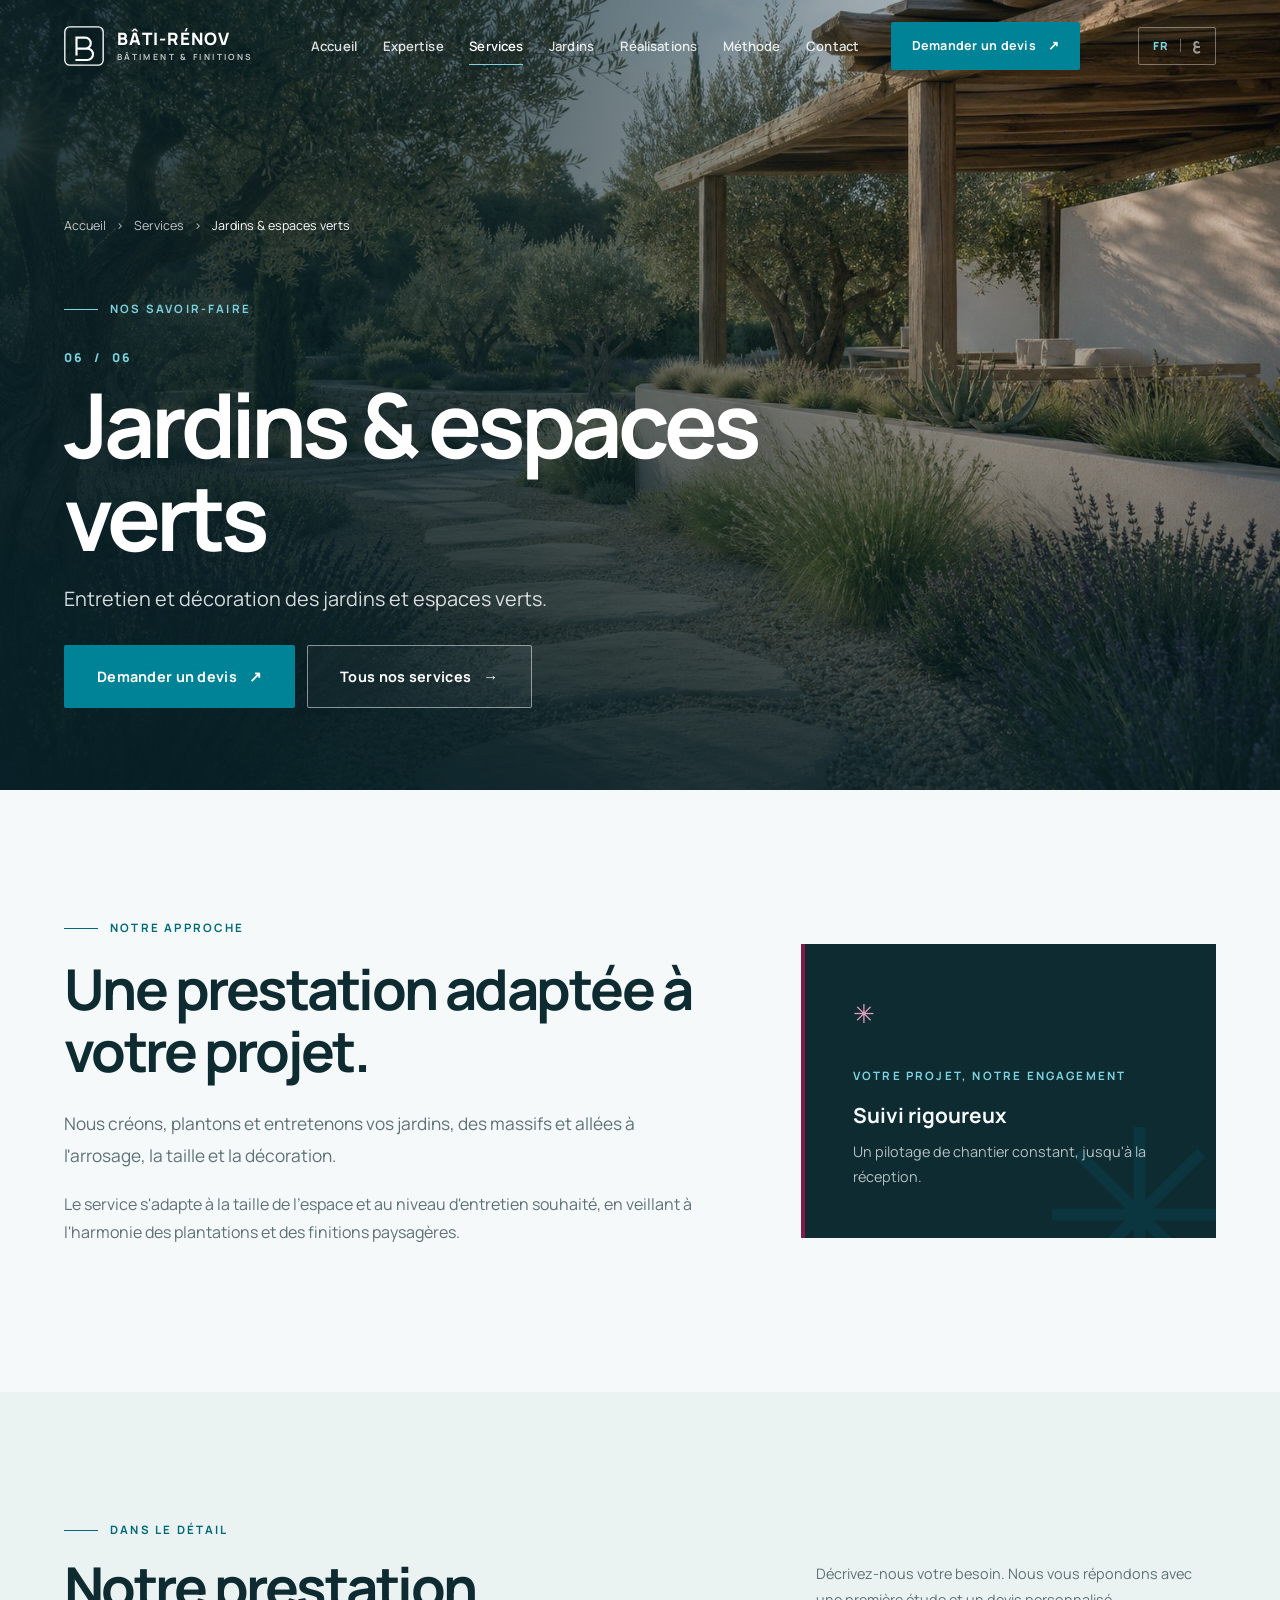
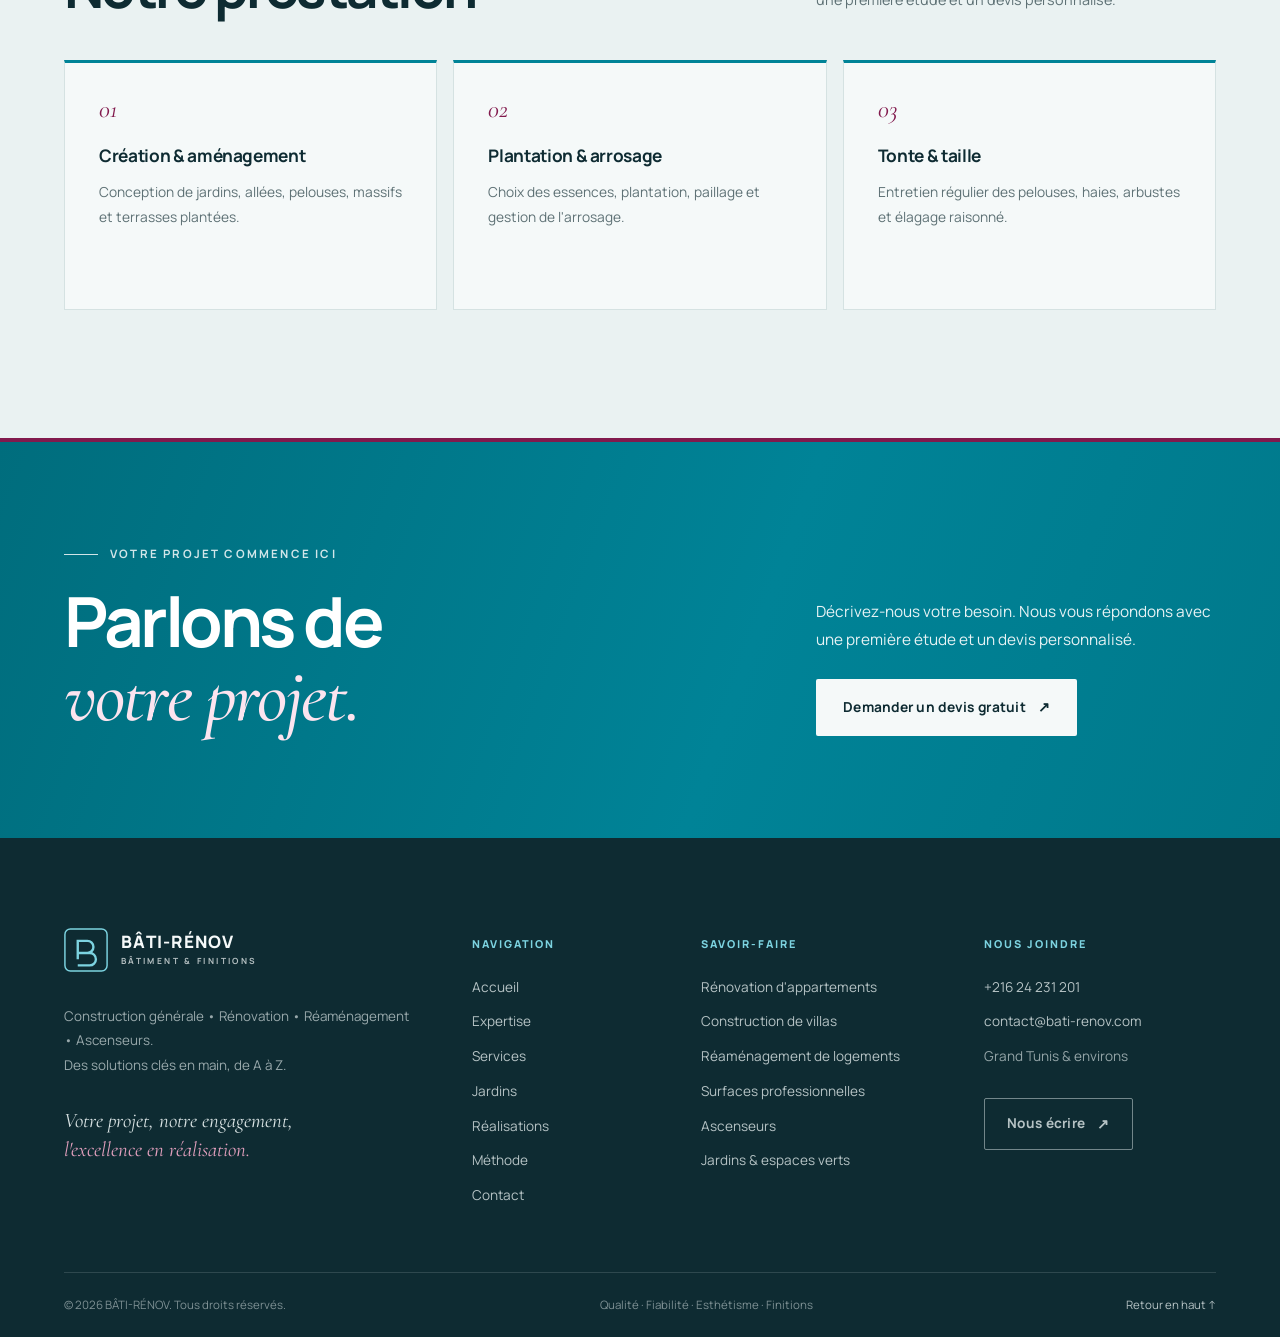
<file: services/jardins-espaces-verts.html>
<!DOCTYPE html>
<html lang="fr" dir="ltr">
<head>
<meta charset="UTF-8" />
<meta name="viewport" content="width=device-width, initial-scale=1" />
<title data-fr="BÂTI-RÉNOV — Jardins &amp; espaces verts" data-ar="باتي-رينوف — الحدائق والمساحات الخضراء">BÂTI-RÉNOV — Jardins &amp; espaces verts</title>
<meta name="description" content="Création, entretien et décoration de jardins et espaces verts : plantations, taille, arrosage et aménagement paysager avec BÂTI-RÉNOV." data-fr="Création, entretien et décoration de jardins et espaces verts : plantations, taille, arrosage et aménagement paysager avec BÂTI-RÉNOV." data-ar="صيانة وتزيين الحدائق والمساحات الخضراء: التصميم والزراعة والعناية الموسمية مع باتي-رينوف." />
<meta name="theme-color" content="#008397" />
<meta property="og:title" content="BÂTI-RÉNOV — Jardins &amp; espaces verts" data-fr="BÂTI-RÉNOV — Jardins &amp; espaces verts" data-ar="باتي-رينوف — الحدائق والمساحات الخضراء" />
<meta property="og:description" content="Création, entretien et décoration de jardins et espaces verts : plantations, taille, arrosage et aménagement paysager avec BÂTI-RÉNOV." data-fr="Création, entretien et décoration de jardins et espaces verts : plantations, taille, arrosage et aménagement paysager avec BÂTI-RÉNOV." data-ar="صيانة وتزيين الحدائق والمساحات الخضراء: التصميم والزراعة والعناية الموسمية مع باتي-رينوف." />
<meta property="og:image" content="../assets/jardin-amenagement.jpg" />
<meta property="og:locale" content="fr_TN" />
<meta property="og:locale:alternate" content="ar_TN" />
<link rel="icon" href="data:image/svg+xml,%3Csvg xmlns='http://www.w3.org/2000/svg' viewBox='0 0 64 64'%3E%3Crect width='64' height='64' rx='10' fill='%230e2b32'/%3E%3Cpath d='M18 46V18h16a9 9 0 0 1 0 18H18m0 0h20a9 9 0 0 1 0 18H18' fill='none' stroke='%237cd3e0' stroke-width='5' stroke-linejoin='round'/%3E%3Ccircle cx='48' cy='15' r='6' fill='%23e3a0be'/%3E%3C/svg%3E" />
<link rel="preload" href="../assets/jardin-amenagement.jpg" as="image" />
<link rel="stylesheet" href="../fonts/fonts.css" />
<link rel="stylesheet" href="../styles.css?v=20261030-6" />
<link rel="stylesheet" href="../rtl.css?v=20261030-6" />
</head>
<body>
<a class="skip-link" href="#contenu">Aller au contenu</a>

<header class="site-header" id="header">
  <div class="container header-inner">
    <a class="brand" href="../index.html#accueil" aria-label="BÂTI-RÉNOV, retour à l'accueil">
      <span class="brand-mark" aria-hidden="true">
        <svg viewBox="0 0 48 48" fill="none"><rect x="1" y="1" width="46" height="46" rx="6" stroke="currentColor" stroke-width="1.6"/><path d="M15 34V14h10.5a6.6 6.6 0 0 1 0 13.2H15m0 0h13a6.8 6.8 0 0 1 0 13.6H15" stroke="currentColor" stroke-width="2.6" stroke-linecap="square" stroke-linejoin="miter"/></svg>
      </span>
      <span class="brand-text"><strong>BÂTI-RÉNOV</strong><small>BÂTIMENT &amp; FINITIONS</small></span>
    </a>

    <nav class="main-nav" id="main-nav" aria-label="Navigation principale">
      <a href="../index.html#accueil" class="nav-link">Accueil</a>
      <a href="../index.html#expertise" class="nav-link">Expertise</a>
      <a href="../index.html#services" class="nav-link is-active" aria-current="page">Services</a>
      <a href="../index.html#jardins" class="nav-link">Jardins</a>
      <a href="../index.html#realisations" class="nav-link">Réalisations</a>
      <a href="../index.html#methode" class="nav-link">Méthode</a>
      <a href="../index.html#contact" class="nav-link">Contact</a>
      <a href="../index.html#contact" class="btn btn-primary nav-cta">Demander un devis <span aria-hidden="true">↗</span></a>
    </nav>

    <div class="header-tools">
      <div class="lang-switch" role="group" aria-label="Choisir la langue">
        <button type="button" class="lang-btn is-active" data-lang="fr" aria-pressed="true" aria-label="Français" lang="fr">FR</button>
        <span class="lang-divider" aria-hidden="true"></span>
        <button type="button" class="lang-btn" data-lang="ar" aria-pressed="false" aria-label="العربية" lang="ar" dir="rtl">ع</button>
      </div>
      <button class="menu-toggle" id="menu-toggle" aria-label="Ouvrir le menu" aria-expanded="false" aria-controls="main-nav">
        <span></span><span></span><span></span>
      </button>
    </div>
  </div>
</header>

<main id="contenu">
  <section class="service-detail-hero" aria-labelledby="service-title">
    <img class="service-detail-image" src="../assets/jardin-amenagement.jpg" alt="Jardin méditerranéen aménagé avec allée en pierre, oliviers et lavande" width="1672" height="941" fetchpriority="high" />
    <div class="service-detail-scrim" aria-hidden="true"></div>
    <div class="container service-detail-inner">
      <nav class="service-breadcrumb" aria-label="Fil d'Ariane">
        <a href="../index.html#accueil">Accueil</a><span aria-hidden="true">›</span>
        <a href="../index.html#services">Services</a><span aria-hidden="true">›</span>
        <span aria-current="page">Jardins &amp; espaces verts</span>
      </nav>
      <div class="service-detail-heading">
        <p class="eyebrow eyebrow-light"><span class="eyebrow-line" aria-hidden="true"></span><span class="eyebrow-text">Nos savoir-faire</span></p>
        <p class="service-detail-index">06 <span aria-hidden="true">/</span> 06</p>
        <h1 class="service-detail-title" id="service-title">Jardins &amp; espaces verts</h1>
        <p class="service-detail-lead">Entretien et décoration des jardins et espaces verts.</p>
        <div class="service-detail-actions">
          <a href="../index.html#contact" class="btn btn-primary btn-lg">Demander un devis <span aria-hidden="true">↗</span></a>
          <a href="../index.html#services" class="btn btn-ghost btn-lg">Tous nos services <span aria-hidden="true">→</span></a>
        </div>
      </div>
    </div>
  </section>

  <section class="section service-detail-overview" aria-labelledby="overview-title">
    <div class="container service-detail-overview-grid">
      <div class="service-detail-overview-main">
        <p class="eyebrow"><span class="eyebrow-line" aria-hidden="true"></span> Notre approche</p>
        <h2 class="h2" id="overview-title">Une prestation adaptée à votre projet.</h2>
        <p class="lead">Nous créons, plantons et entretenons vos jardins, des massifs et allées à l&#x27;arrosage, la taille et la décoration.</p>
        <p>Le service s&#x27;adapte à la taille de l&#x27;espace et au niveau d&#x27;entretien souhaité, en veillant à l&#x27;harmonie des plantations et des finitions paysagères.</p>
      </div>
      <aside class="service-detail-aside" aria-labelledby="service-aside-label">
        <span class="service-detail-aside-mark" aria-hidden="true">✳</span>
        <p class="eyebrow" id="service-aside-label">Votre projet, notre engagement</p>
        <h3>Suivi rigoureux</h3>
        <p>Un pilotage de chantier constant, jusqu'à la réception.</p>
      </aside>
    </div>
  </section>

  <section class="section service-detail-scope" aria-labelledby="scope-title">
    <div class="container">
      <div class="service-detail-scope-head">
        <div>
          <p class="eyebrow"><span class="eyebrow-line" aria-hidden="true"></span> Dans le détail</p>
          <h2 class="h2" id="scope-title">Notre prestation</h2>
        </div>
        <p class="service-detail-scope-note">Décrivez-nous votre besoin. Nous vous répondons avec une première étude et un devis personnalisé.</p>
      </div>
      <div class="service-detail-scope-grid">
        <article class="service-detail-card">
          <span class="service-detail-card-number" aria-hidden="true">01</span>
          <h3>Création &amp; aménagement</h3>
          <p>Conception de jardins, allées, pelouses, massifs et terrasses plantées.</p>
        </article>
        <article class="service-detail-card">
          <span class="service-detail-card-number" aria-hidden="true">02</span>
          <h3>Plantation &amp; arrosage</h3>
          <p>Choix des essences, plantation, paillage et gestion de l&#x27;arrosage.</p>
        </article>
        <article class="service-detail-card">
          <span class="service-detail-card-number" aria-hidden="true">03</span>
          <h3>Tonte &amp; taille</h3>
          <p>Entretien régulier des pelouses, haies, arbustes et élagage raisonné.</p>
        </article>
      </div>
    </div>
  </section>

  <section class="cta-band service-detail-cta">
    <div class="container cta-band-inner">
      <div>
        <p class="eyebrow"><span class="eyebrow-line" aria-hidden="true"></span> Votre projet commence ici</p>
        <h2>Parlons de<br /><em>votre projet.</em></h2>
      </div>
      <div class="cta-band-side">
        <p>Décrivez-nous votre besoin. Nous vous répondons avec une première étude et un devis personnalisé.</p>
        <a href="../index.html#contact" class="btn btn-light">Demander un devis gratuit <span aria-hidden="true">↗</span></a>
      </div>
    </div>
  </section>
</main>

<footer class="site-footer">
  <div class="container">
    <div class="footer-top">
      <div class="footer-brand">
        <a class="brand brand-footer" href="../index.html#accueil" aria-label="BÂTI-RÉNOV, retour à l'accueil">
          <span class="brand-mark" aria-hidden="true">
            <svg viewBox="0 0 48 48" fill="none"><rect x="1" y="1" width="46" height="46" rx="6" stroke="currentColor" stroke-width="1.6"/><path d="M15 34V14h10.5a6.6 6.6 0 0 1 0 13.2H15m0 0h13a6.8 6.8 0 0 1 0 13.6H15" stroke="currentColor" stroke-width="2.6" stroke-linejoin="miter"/></svg>
          </span>
          <span class="brand-text"><strong>BÂTI-RÉNOV</strong><small>BÂTIMENT &amp; FINITIONS</small></span>
        </a>
        <p>Construction générale • Rénovation • Réaménagement • Ascenseurs.<br />Des solutions clés en main, de A à Z.</p>
        <p class="footer-claim">Votre projet, notre engagement,<br /><em>l'excellence en réalisation.</em></p>
      </div>
      <div class="footer-col">
        <h4>Navigation</h4>
        <a href="../index.html#accueil">Accueil</a><a href="../index.html#expertise">Expertise</a><a href="../index.html#services">Services</a><a href="../index.html#jardins">Jardins</a><a href="../index.html#realisations">Réalisations</a><a href="../index.html#methode">Méthode</a><a href="../index.html#contact">Contact</a>
      </div>
      <div class="footer-col">
        <h4>Savoir-faire</h4>
        <a href="renovation-appartements.html">Rénovation d&#x27;appartements</a>
        <a href="construction-villas.html">Construction de villas</a>
        <a href="reamenagement-logements.html">Réaménagement de logements</a>
        <a href="espaces-professionnels.html">Surfaces professionnelles</a>
        <a href="ascenseurs.html">Ascenseurs</a>
        <a href="jardins-espaces-verts.html">Jardins &amp; espaces verts</a>
      </div>
      <div class="footer-col footer-contact">
        <h4>Nous joindre</h4>
        <a href="tel:+21624231201">+216 24 231 201</a>
        <a href="mailto:contact@bati-renov.com">contact@bati-renov.com</a>
        <p>Grand Tunis &amp; environs</p>
        <a href="../index.html#contact" class="btn btn-outline btn-outline-light">Nous écrire <span aria-hidden="true">↗</span></a>
      </div>
    </div>
    <div class="footer-bottom">
      <span>© <span id="year">2026</span> BÂTI-RÉNOV. Tous droits réservés.</span>
      <span>Qualité · Fiabilité · Esthétisme · Finitions</span>
      <a href="#contenu" class="back-top">Retour en haut ↑</a>
    </div>
  </div>
</footer>

<script src="../i18n.js"></script>
<script src="../service-page.js"></script>
</body>
</html>
</file>
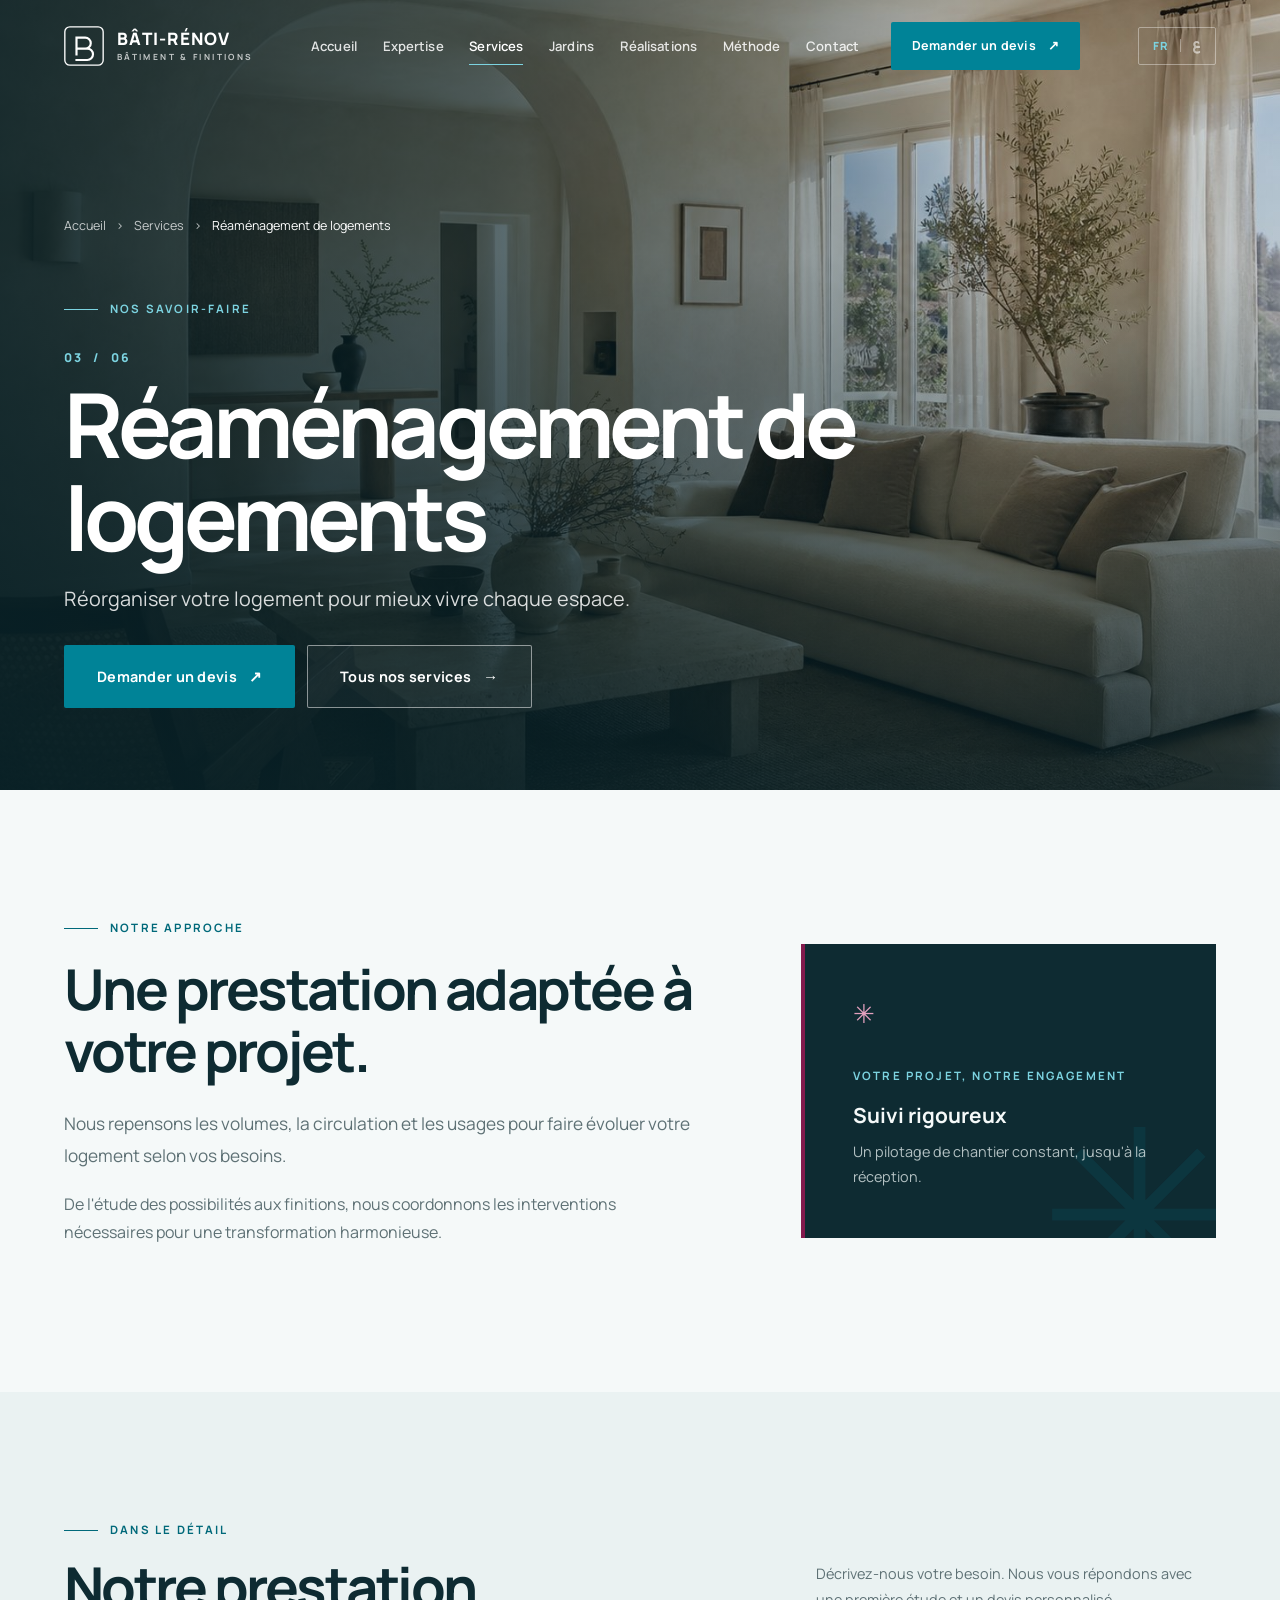
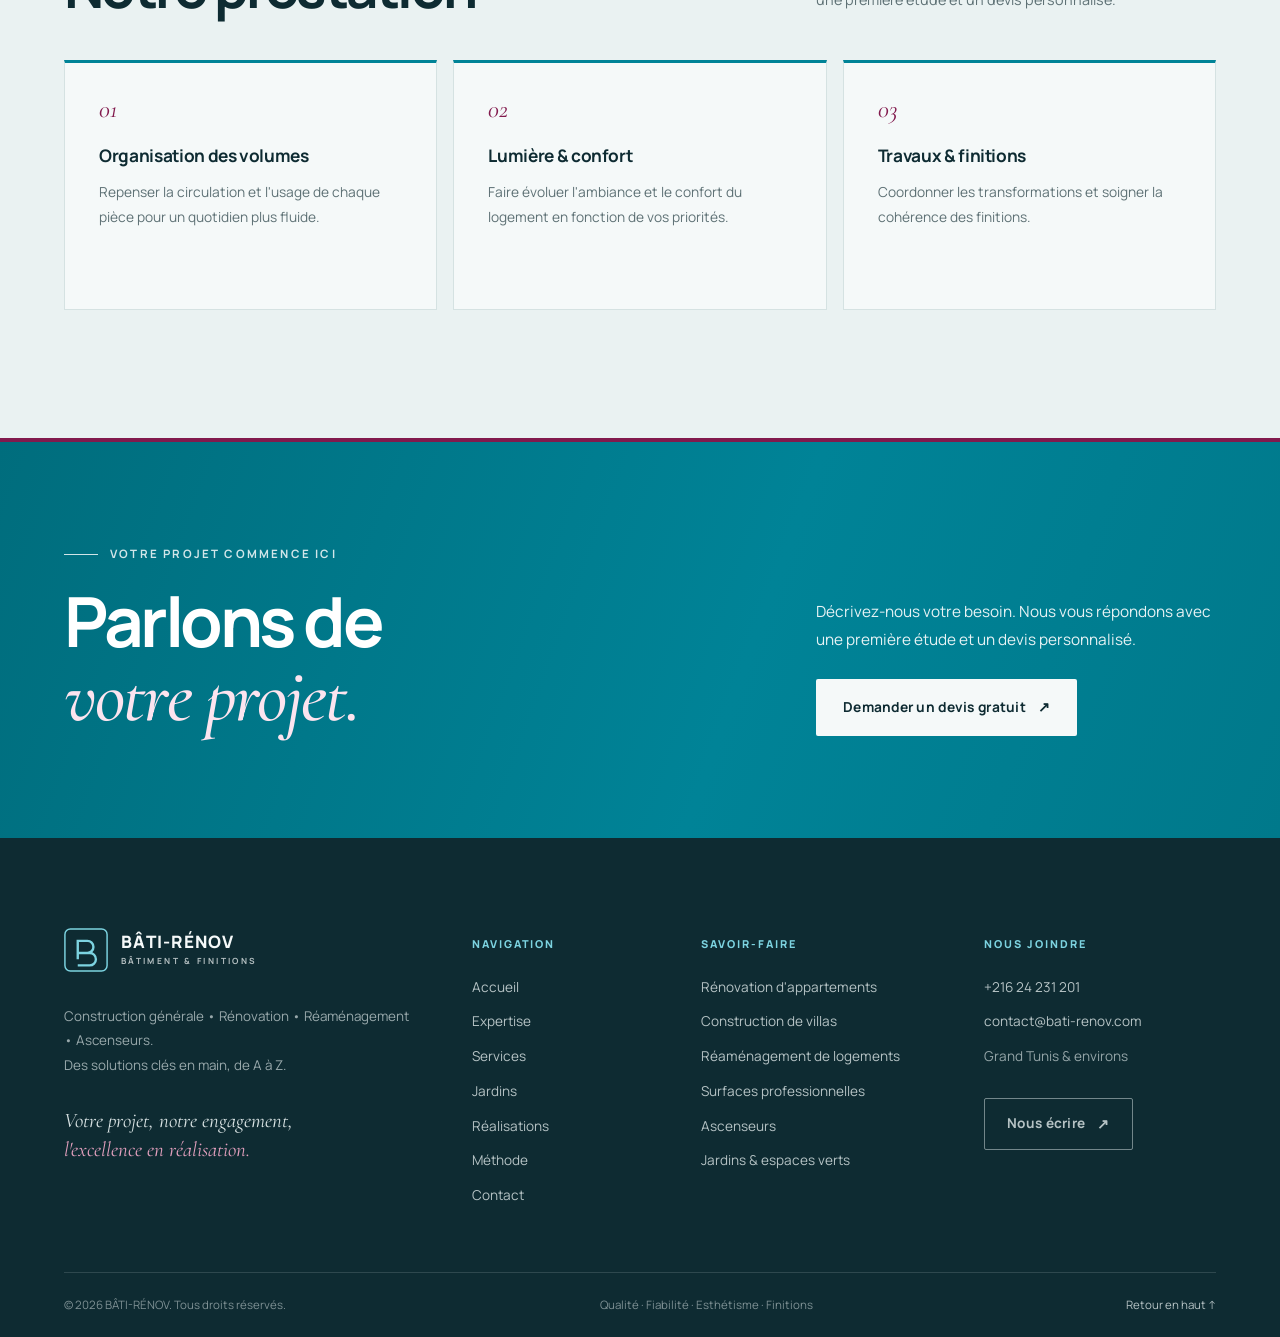
<file: services/reamenagement-logements.html>
<!DOCTYPE html>
<html lang="fr" dir="ltr">
<head>
<meta charset="UTF-8" />
<meta name="viewport" content="width=device-width, initial-scale=1" />
<title data-fr="BÂTI-RÉNOV — Réaménagement de logements" data-ar="باتي-رينوف — إعادة تهيئة المساكن">BÂTI-RÉNOV — Réaménagement de logements</title>
<meta name="description" content="Réaménagement de logements : optimiser les volumes, la circulation et le confort selon vos besoins avec BÂTI-RÉNOV." data-fr="Réaménagement de logements : optimiser les volumes, la circulation et le confort selon vos besoins avec BÂTI-RÉNOV." data-ar="إعادة تهيئة المساكن: تحسين المساحات وحركة التنقل والضوء والراحة وفق احتياجاتكم، مع باتي-رينوف." />
<meta name="theme-color" content="#008397" />
<meta property="og:title" content="BÂTI-RÉNOV — Réaménagement de logements" data-fr="BÂTI-RÉNOV — Réaménagement de logements" data-ar="باتي-رينوف — إعادة تهيئة المساكن" />
<meta property="og:description" content="Réaménagement de logements : optimiser les volumes, la circulation et le confort selon vos besoins avec BÂTI-RÉNOV." data-fr="Réaménagement de logements : optimiser les volumes, la circulation et le confort selon vos besoins avec BÂTI-RÉNOV." data-ar="إعادة تهيئة المساكن: تحسين المساحات وحركة التنقل والضوء والراحة وفق احتياجاتكم، مع باتي-رينوف." />
<meta property="og:image" content="../assets/project-living.jpg" />
<meta property="og:locale" content="fr_TN" />
<meta property="og:locale:alternate" content="ar_TN" />
<link rel="icon" href="data:image/svg+xml,%3Csvg xmlns='http://www.w3.org/2000/svg' viewBox='0 0 64 64'%3E%3Crect width='64' height='64' rx='10' fill='%230e2b32'/%3E%3Cpath d='M18 46V18h16a9 9 0 0 1 0 18H18m0 0h20a9 9 0 0 1 0 18H18' fill='none' stroke='%237cd3e0' stroke-width='5' stroke-linejoin='round'/%3E%3Ccircle cx='48' cy='15' r='6' fill='%23e3a0be'/%3E%3C/svg%3E" />
<link rel="preload" href="../assets/project-living.jpg" as="image" />
<link rel="stylesheet" href="../fonts/fonts.css" />
<link rel="stylesheet" href="../styles.css?v=20261030-6" />
<link rel="stylesheet" href="../rtl.css?v=20261030-6" />
</head>
<body>
<a class="skip-link" href="#contenu">Aller au contenu</a>

<header class="site-header" id="header">
  <div class="container header-inner">
    <a class="brand" href="../index.html#accueil" aria-label="BÂTI-RÉNOV, retour à l'accueil">
      <span class="brand-mark" aria-hidden="true">
        <svg viewBox="0 0 48 48" fill="none"><rect x="1" y="1" width="46" height="46" rx="6" stroke="currentColor" stroke-width="1.6"/><path d="M15 34V14h10.5a6.6 6.6 0 0 1 0 13.2H15m0 0h13a6.8 6.8 0 0 1 0 13.6H15" stroke="currentColor" stroke-width="2.6" stroke-linecap="square" stroke-linejoin="miter"/></svg>
      </span>
      <span class="brand-text"><strong>BÂTI-RÉNOV</strong><small>BÂTIMENT &amp; FINITIONS</small></span>
    </a>

    <nav class="main-nav" id="main-nav" aria-label="Navigation principale">
      <a href="../index.html#accueil" class="nav-link">Accueil</a>
      <a href="../index.html#expertise" class="nav-link">Expertise</a>
      <a href="../index.html#services" class="nav-link is-active" aria-current="page">Services</a>
      <a href="../index.html#jardins" class="nav-link">Jardins</a>
      <a href="../index.html#realisations" class="nav-link">Réalisations</a>
      <a href="../index.html#methode" class="nav-link">Méthode</a>
      <a href="../index.html#contact" class="nav-link">Contact</a>
      <a href="../index.html#contact" class="btn btn-primary nav-cta">Demander un devis <span aria-hidden="true">↗</span></a>
    </nav>

    <div class="header-tools">
      <div class="lang-switch" role="group" aria-label="Choisir la langue">
        <button type="button" class="lang-btn is-active" data-lang="fr" aria-pressed="true" aria-label="Français" lang="fr">FR</button>
        <span class="lang-divider" aria-hidden="true"></span>
        <button type="button" class="lang-btn" data-lang="ar" aria-pressed="false" aria-label="العربية" lang="ar" dir="rtl">ع</button>
      </div>
      <button class="menu-toggle" id="menu-toggle" aria-label="Ouvrir le menu" aria-expanded="false" aria-controls="main-nav">
        <span></span><span></span><span></span>
      </button>
    </div>
  </div>
</header>

<main id="contenu">
  <section class="service-detail-hero" aria-labelledby="service-title">
    <img class="service-detail-image" src="../assets/project-living.jpg" alt="Séjour réaménagé aux tons crème et chêne clair" width="1448" height="1086" fetchpriority="high" />
    <div class="service-detail-scrim" aria-hidden="true"></div>
    <div class="container service-detail-inner">
      <nav class="service-breadcrumb" aria-label="Fil d'Ariane">
        <a href="../index.html#accueil">Accueil</a><span aria-hidden="true">›</span>
        <a href="../index.html#services">Services</a><span aria-hidden="true">›</span>
        <span aria-current="page">Réaménagement de logements</span>
      </nav>
      <div class="service-detail-heading">
        <p class="eyebrow eyebrow-light"><span class="eyebrow-line" aria-hidden="true"></span><span class="eyebrow-text">Nos savoir-faire</span></p>
        <p class="service-detail-index">03 <span aria-hidden="true">/</span> 06</p>
        <h1 class="service-detail-title" id="service-title">Réaménagement de logements</h1>
        <p class="service-detail-lead">Réorganiser votre logement pour mieux vivre chaque espace.</p>
        <div class="service-detail-actions">
          <a href="../index.html#contact" class="btn btn-primary btn-lg">Demander un devis <span aria-hidden="true">↗</span></a>
          <a href="../index.html#services" class="btn btn-ghost btn-lg">Tous nos services <span aria-hidden="true">→</span></a>
        </div>
      </div>
    </div>
  </section>

  <section class="section service-detail-overview" aria-labelledby="overview-title">
    <div class="container service-detail-overview-grid">
      <div class="service-detail-overview-main">
        <p class="eyebrow"><span class="eyebrow-line" aria-hidden="true"></span> Notre approche</p>
        <h2 class="h2" id="overview-title">Une prestation adaptée à votre projet.</h2>
        <p class="lead">Nous repensons les volumes, la circulation et les usages pour faire évoluer votre logement selon vos besoins.</p>
        <p>De l&#x27;étude des possibilités aux finitions, nous coordonnons les interventions nécessaires pour une transformation harmonieuse.</p>
      </div>
      <aside class="service-detail-aside" aria-labelledby="service-aside-label">
        <span class="service-detail-aside-mark" aria-hidden="true">✳</span>
        <p class="eyebrow" id="service-aside-label">Votre projet, notre engagement</p>
        <h3>Suivi rigoureux</h3>
        <p>Un pilotage de chantier constant, jusqu'à la réception.</p>
      </aside>
    </div>
  </section>

  <section class="section service-detail-scope" aria-labelledby="scope-title">
    <div class="container">
      <div class="service-detail-scope-head">
        <div>
          <p class="eyebrow"><span class="eyebrow-line" aria-hidden="true"></span> Dans le détail</p>
          <h2 class="h2" id="scope-title">Notre prestation</h2>
        </div>
        <p class="service-detail-scope-note">Décrivez-nous votre besoin. Nous vous répondons avec une première étude et un devis personnalisé.</p>
      </div>
      <div class="service-detail-scope-grid">
        <article class="service-detail-card">
          <span class="service-detail-card-number" aria-hidden="true">01</span>
          <h3>Organisation des volumes</h3>
          <p>Repenser la circulation et l&#x27;usage de chaque pièce pour un quotidien plus fluide.</p>
        </article>
        <article class="service-detail-card">
          <span class="service-detail-card-number" aria-hidden="true">02</span>
          <h3>Lumière &amp; confort</h3>
          <p>Faire évoluer l&#x27;ambiance et le confort du logement en fonction de vos priorités.</p>
        </article>
        <article class="service-detail-card">
          <span class="service-detail-card-number" aria-hidden="true">03</span>
          <h3>Travaux &amp; finitions</h3>
          <p>Coordonner les transformations et soigner la cohérence des finitions.</p>
        </article>
      </div>
    </div>
  </section>

  <section class="cta-band service-detail-cta">
    <div class="container cta-band-inner">
      <div>
        <p class="eyebrow"><span class="eyebrow-line" aria-hidden="true"></span> Votre projet commence ici</p>
        <h2>Parlons de<br /><em>votre projet.</em></h2>
      </div>
      <div class="cta-band-side">
        <p>Décrivez-nous votre besoin. Nous vous répondons avec une première étude et un devis personnalisé.</p>
        <a href="../index.html#contact" class="btn btn-light">Demander un devis gratuit <span aria-hidden="true">↗</span></a>
      </div>
    </div>
  </section>
</main>

<footer class="site-footer">
  <div class="container">
    <div class="footer-top">
      <div class="footer-brand">
        <a class="brand brand-footer" href="../index.html#accueil" aria-label="BÂTI-RÉNOV, retour à l'accueil">
          <span class="brand-mark" aria-hidden="true">
            <svg viewBox="0 0 48 48" fill="none"><rect x="1" y="1" width="46" height="46" rx="6" stroke="currentColor" stroke-width="1.6"/><path d="M15 34V14h10.5a6.6 6.6 0 0 1 0 13.2H15m0 0h13a6.8 6.8 0 0 1 0 13.6H15" stroke="currentColor" stroke-width="2.6" stroke-linejoin="miter"/></svg>
          </span>
          <span class="brand-text"><strong>BÂTI-RÉNOV</strong><small>BÂTIMENT &amp; FINITIONS</small></span>
        </a>
        <p>Construction générale • Rénovation • Réaménagement • Ascenseurs.<br />Des solutions clés en main, de A à Z.</p>
        <p class="footer-claim">Votre projet, notre engagement,<br /><em>l'excellence en réalisation.</em></p>
      </div>
      <div class="footer-col">
        <h4>Navigation</h4>
        <a href="../index.html#accueil">Accueil</a><a href="../index.html#expertise">Expertise</a><a href="../index.html#services">Services</a><a href="../index.html#jardins">Jardins</a><a href="../index.html#realisations">Réalisations</a><a href="../index.html#methode">Méthode</a><a href="../index.html#contact">Contact</a>
      </div>
      <div class="footer-col">
        <h4>Savoir-faire</h4>
        <a href="renovation-appartements.html">Rénovation d&#x27;appartements</a>
        <a href="construction-villas.html">Construction de villas</a>
        <a href="reamenagement-logements.html">Réaménagement de logements</a>
        <a href="espaces-professionnels.html">Surfaces professionnelles</a>
        <a href="ascenseurs.html">Ascenseurs</a>
        <a href="jardins-espaces-verts.html">Jardins &amp; espaces verts</a>
      </div>
      <div class="footer-col footer-contact">
        <h4>Nous joindre</h4>
        <a href="tel:+21624231201">+216 24 231 201</a>
        <a href="mailto:contact@bati-renov.com">contact@bati-renov.com</a>
        <p>Grand Tunis &amp; environs</p>
        <a href="../index.html#contact" class="btn btn-outline btn-outline-light">Nous écrire <span aria-hidden="true">↗</span></a>
      </div>
    </div>
    <div class="footer-bottom">
      <span>© <span id="year">2026</span> BÂTI-RÉNOV. Tous droits réservés.</span>
      <span>Qualité · Fiabilité · Esthétisme · Finitions</span>
      <a href="#contenu" class="back-top">Retour en haut ↑</a>
    </div>
  </div>
</footer>

<script src="../i18n.js"></script>
<script src="../service-page.js"></script>
</body>
</html>
</file>
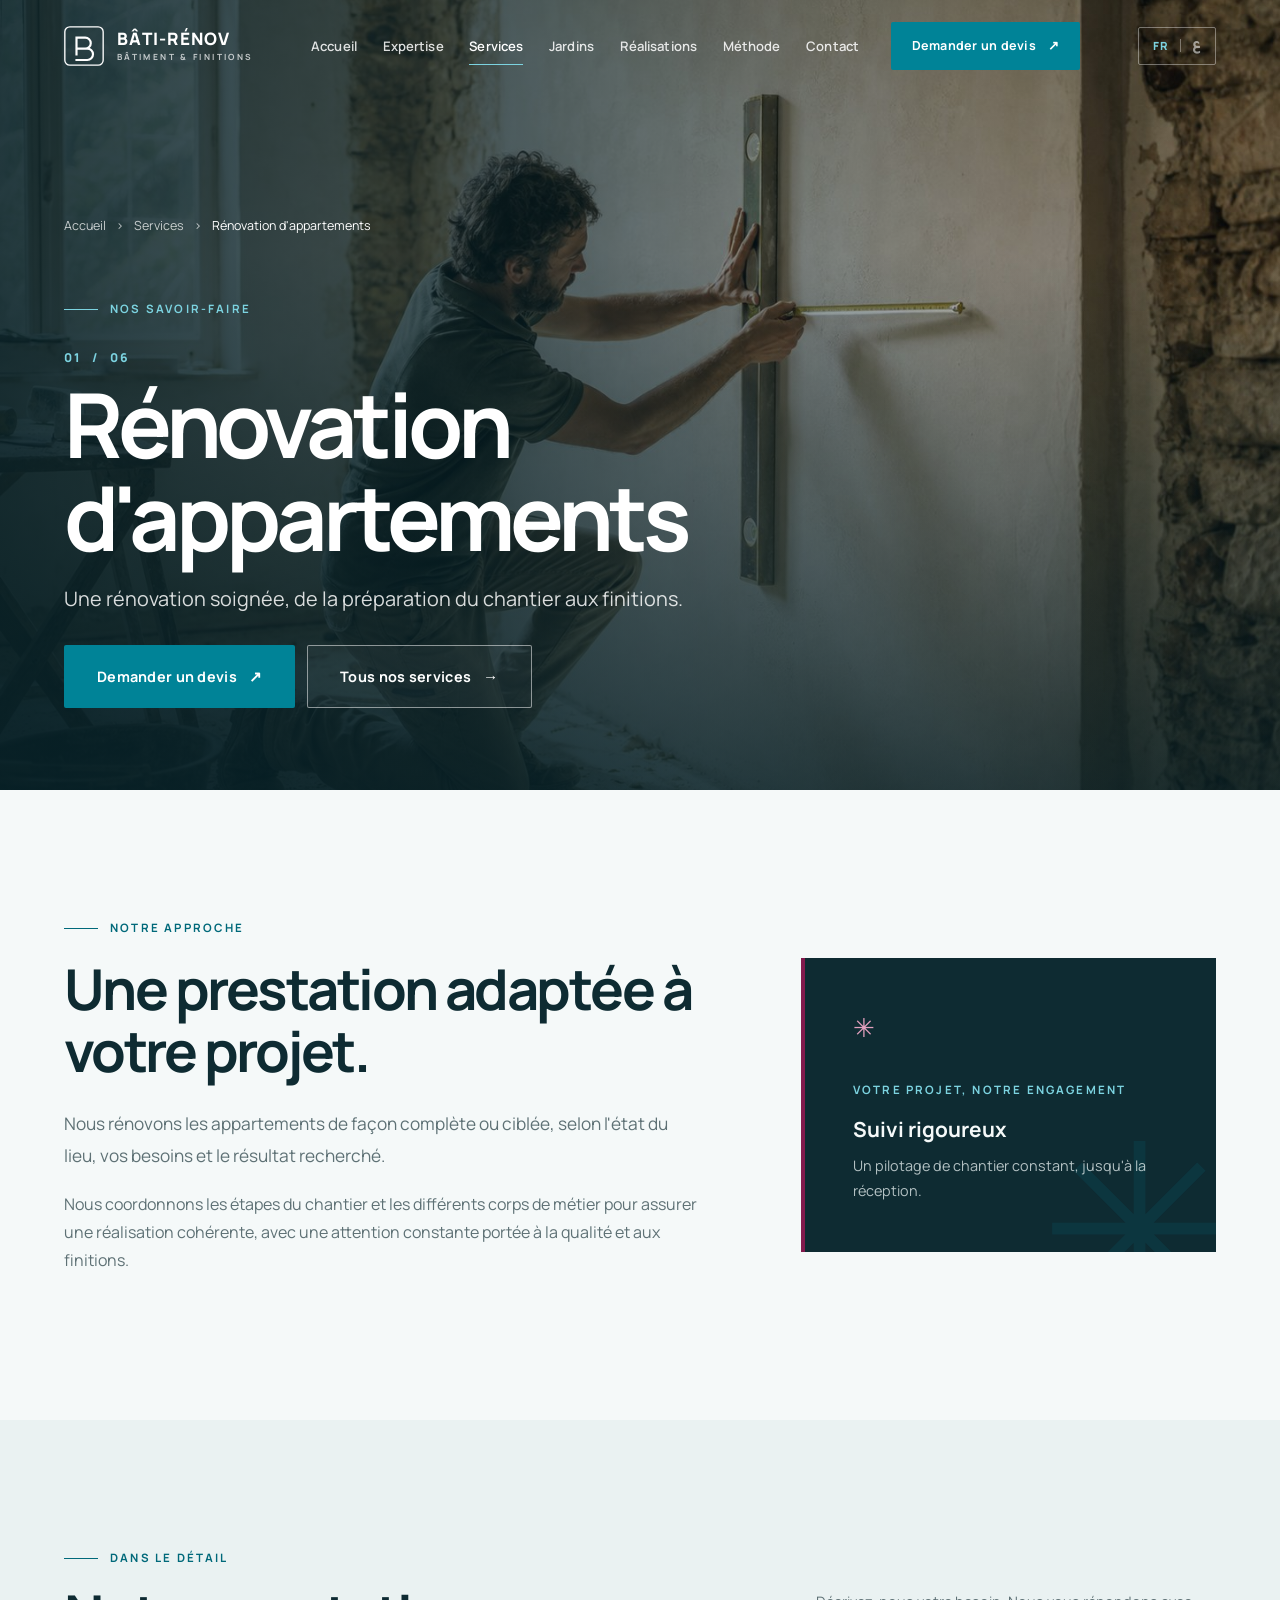
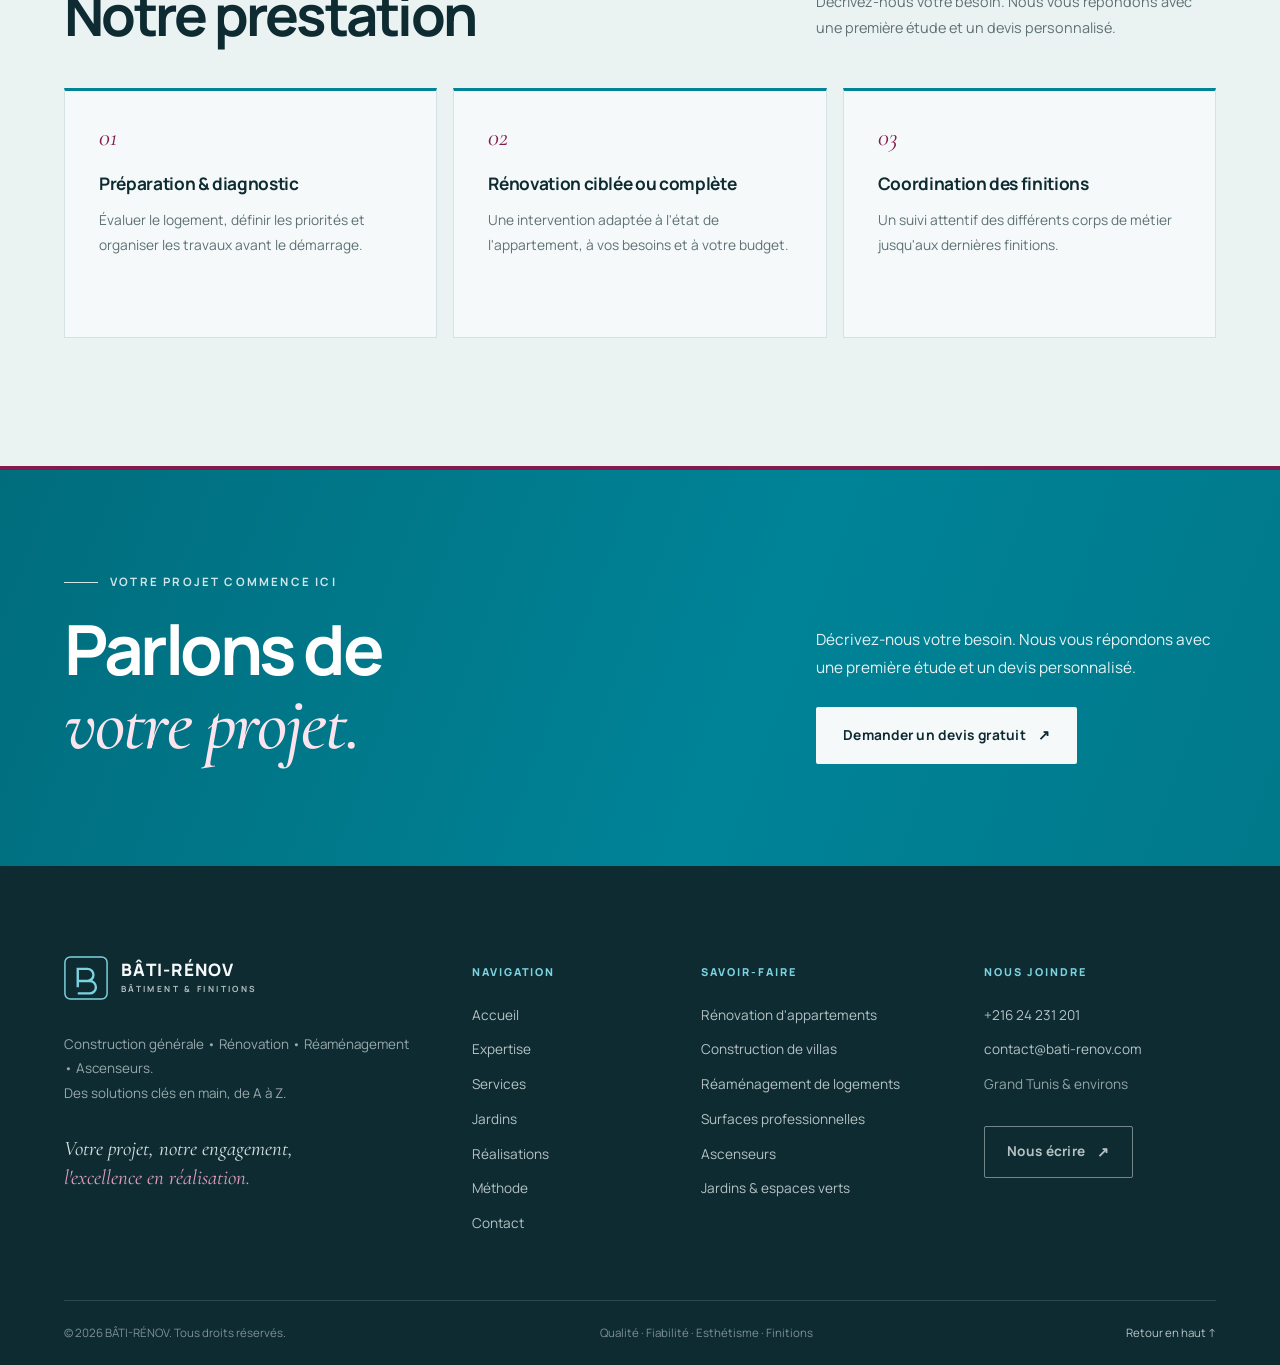
<file: services/renovation-appartements.html>
<!DOCTYPE html>
<html lang="fr" dir="ltr">
<head>
<meta charset="UTF-8" />
<meta name="viewport" content="width=device-width, initial-scale=1" />
<title data-fr="BÂTI-RÉNOV — Rénovation d&#x27;appartements" data-ar="باتي-رينوف — ترميم الشقق">BÂTI-RÉNOV — Rénovation d&#x27;appartements</title>
<meta name="description" content="Rénovation d&#x27;appartements : travaux complets ou ciblés, coordination des corps de métier et finitions soignées avec BÂTI-RÉNOV." data-fr="Rénovation d&#x27;appartements : travaux complets ou ciblés, coordination des corps de métier et finitions soignées avec BÂTI-RÉNOV." data-ar="ترميم الشقق في تونس الكبرى: ترميم كامل أو جزئي، وتنسيق الأشغال وتشطيبات متقنة مع باتي-رينوف." />
<meta name="theme-color" content="#008397" />
<meta property="og:title" content="BÂTI-RÉNOV — Rénovation d&#x27;appartements" data-fr="BÂTI-RÉNOV — Rénovation d&#x27;appartements" data-ar="باتي-رينوف — ترميم الشقق" />
<meta property="og:description" content="Rénovation d&#x27;appartements : travaux complets ou ciblés, coordination des corps de métier et finitions soignées avec BÂTI-RÉNOV." data-fr="Rénovation d&#x27;appartements : travaux complets ou ciblés, coordination des corps de métier et finitions soignées avec BÂTI-RÉNOV." data-ar="ترميم الشقق في تونس الكبرى: ترميم كامل أو جزئي، وتنسيق الأشغال وتشطيبات متقنة مع باتي-رينوف." />
<meta property="og:image" content="../assets/about.jpg" />
<meta property="og:locale" content="fr_TN" />
<meta property="og:locale:alternate" content="ar_TN" />
<link rel="icon" href="data:image/svg+xml,%3Csvg xmlns='http://www.w3.org/2000/svg' viewBox='0 0 64 64'%3E%3Crect width='64' height='64' rx='10' fill='%230e2b32'/%3E%3Cpath d='M18 46V18h16a9 9 0 0 1 0 18H18m0 0h20a9 9 0 0 1 0 18H18' fill='none' stroke='%237cd3e0' stroke-width='5' stroke-linejoin='round'/%3E%3Ccircle cx='48' cy='15' r='6' fill='%23e3a0be'/%3E%3C/svg%3E" />
<link rel="preload" href="../assets/about.jpg" as="image" />
<link rel="stylesheet" href="../fonts/fonts.css" />
<link rel="stylesheet" href="../styles.css?v=20261030-6" />
<link rel="stylesheet" href="../rtl.css?v=20261030-6" />
</head>
<body>
<a class="skip-link" href="#contenu">Aller au contenu</a>

<header class="site-header" id="header">
  <div class="container header-inner">
    <a class="brand" href="../index.html#accueil" aria-label="BÂTI-RÉNOV, retour à l'accueil">
      <span class="brand-mark" aria-hidden="true">
        <svg viewBox="0 0 48 48" fill="none"><rect x="1" y="1" width="46" height="46" rx="6" stroke="currentColor" stroke-width="1.6"/><path d="M15 34V14h10.5a6.6 6.6 0 0 1 0 13.2H15m0 0h13a6.8 6.8 0 0 1 0 13.6H15" stroke="currentColor" stroke-width="2.6" stroke-linecap="square" stroke-linejoin="miter"/></svg>
      </span>
      <span class="brand-text"><strong>BÂTI-RÉNOV</strong><small>BÂTIMENT &amp; FINITIONS</small></span>
    </a>

    <nav class="main-nav" id="main-nav" aria-label="Navigation principale">
      <a href="../index.html#accueil" class="nav-link">Accueil</a>
      <a href="../index.html#expertise" class="nav-link">Expertise</a>
      <a href="../index.html#services" class="nav-link is-active" aria-current="page">Services</a>
      <a href="../index.html#jardins" class="nav-link">Jardins</a>
      <a href="../index.html#realisations" class="nav-link">Réalisations</a>
      <a href="../index.html#methode" class="nav-link">Méthode</a>
      <a href="../index.html#contact" class="nav-link">Contact</a>
      <a href="../index.html#contact" class="btn btn-primary nav-cta">Demander un devis <span aria-hidden="true">↗</span></a>
    </nav>

    <div class="header-tools">
      <div class="lang-switch" role="group" aria-label="Choisir la langue">
        <button type="button" class="lang-btn is-active" data-lang="fr" aria-pressed="true" aria-label="Français" lang="fr">FR</button>
        <span class="lang-divider" aria-hidden="true"></span>
        <button type="button" class="lang-btn" data-lang="ar" aria-pressed="false" aria-label="العربية" lang="ar" dir="rtl">ع</button>
      </div>
      <button class="menu-toggle" id="menu-toggle" aria-label="Ouvrir le menu" aria-expanded="false" aria-controls="main-nav">
        <span></span><span></span><span></span>
      </button>
    </div>
  </div>
</header>

<main id="contenu">
  <section class="service-detail-hero" aria-labelledby="service-title">
    <img class="service-detail-image" src="../assets/about.jpg" alt="Chantier de rénovation intérieure" width="1448" height="1086" fetchpriority="high" />
    <div class="service-detail-scrim" aria-hidden="true"></div>
    <div class="container service-detail-inner">
      <nav class="service-breadcrumb" aria-label="Fil d'Ariane">
        <a href="../index.html#accueil">Accueil</a><span aria-hidden="true">›</span>
        <a href="../index.html#services">Services</a><span aria-hidden="true">›</span>
        <span aria-current="page">Rénovation d&#x27;appartements</span>
      </nav>
      <div class="service-detail-heading">
        <p class="eyebrow eyebrow-light"><span class="eyebrow-line" aria-hidden="true"></span><span class="eyebrow-text">Nos savoir-faire</span></p>
        <p class="service-detail-index">01 <span aria-hidden="true">/</span> 06</p>
        <h1 class="service-detail-title" id="service-title">Rénovation d&#x27;appartements</h1>
        <p class="service-detail-lead">Une rénovation soignée, de la préparation du chantier aux finitions.</p>
        <div class="service-detail-actions">
          <a href="../index.html#contact" class="btn btn-primary btn-lg">Demander un devis <span aria-hidden="true">↗</span></a>
          <a href="../index.html#services" class="btn btn-ghost btn-lg">Tous nos services <span aria-hidden="true">→</span></a>
        </div>
      </div>
    </div>
  </section>

  <section class="section service-detail-overview" aria-labelledby="overview-title">
    <div class="container service-detail-overview-grid">
      <div class="service-detail-overview-main">
        <p class="eyebrow"><span class="eyebrow-line" aria-hidden="true"></span> Notre approche</p>
        <h2 class="h2" id="overview-title">Une prestation adaptée à votre projet.</h2>
        <p class="lead">Nous rénovons les appartements de façon complète ou ciblée, selon l&#x27;état du lieu, vos besoins et le résultat recherché.</p>
        <p>Nous coordonnons les étapes du chantier et les différents corps de métier pour assurer une réalisation cohérente, avec une attention constante portée à la qualité et aux finitions.</p>
      </div>
      <aside class="service-detail-aside" aria-labelledby="service-aside-label">
        <span class="service-detail-aside-mark" aria-hidden="true">✳</span>
        <p class="eyebrow" id="service-aside-label">Votre projet, notre engagement</p>
        <h3>Suivi rigoureux</h3>
        <p>Un pilotage de chantier constant, jusqu'à la réception.</p>
      </aside>
    </div>
  </section>

  <section class="section service-detail-scope" aria-labelledby="scope-title">
    <div class="container">
      <div class="service-detail-scope-head">
        <div>
          <p class="eyebrow"><span class="eyebrow-line" aria-hidden="true"></span> Dans le détail</p>
          <h2 class="h2" id="scope-title">Notre prestation</h2>
        </div>
        <p class="service-detail-scope-note">Décrivez-nous votre besoin. Nous vous répondons avec une première étude et un devis personnalisé.</p>
      </div>
      <div class="service-detail-scope-grid">
        <article class="service-detail-card">
          <span class="service-detail-card-number" aria-hidden="true">01</span>
          <h3>Préparation &amp; diagnostic</h3>
          <p>Évaluer le logement, définir les priorités et organiser les travaux avant le démarrage.</p>
        </article>
        <article class="service-detail-card">
          <span class="service-detail-card-number" aria-hidden="true">02</span>
          <h3>Rénovation ciblée ou complète</h3>
          <p>Une intervention adaptée à l&#x27;état de l&#x27;appartement, à vos besoins et à votre budget.</p>
        </article>
        <article class="service-detail-card">
          <span class="service-detail-card-number" aria-hidden="true">03</span>
          <h3>Coordination des finitions</h3>
          <p>Un suivi attentif des différents corps de métier jusqu&#x27;aux dernières finitions.</p>
        </article>
      </div>
    </div>
  </section>

  <section class="cta-band service-detail-cta">
    <div class="container cta-band-inner">
      <div>
        <p class="eyebrow"><span class="eyebrow-line" aria-hidden="true"></span> Votre projet commence ici</p>
        <h2>Parlons de<br /><em>votre projet.</em></h2>
      </div>
      <div class="cta-band-side">
        <p>Décrivez-nous votre besoin. Nous vous répondons avec une première étude et un devis personnalisé.</p>
        <a href="../index.html#contact" class="btn btn-light">Demander un devis gratuit <span aria-hidden="true">↗</span></a>
      </div>
    </div>
  </section>
</main>

<footer class="site-footer">
  <div class="container">
    <div class="footer-top">
      <div class="footer-brand">
        <a class="brand brand-footer" href="../index.html#accueil" aria-label="BÂTI-RÉNOV, retour à l'accueil">
          <span class="brand-mark" aria-hidden="true">
            <svg viewBox="0 0 48 48" fill="none"><rect x="1" y="1" width="46" height="46" rx="6" stroke="currentColor" stroke-width="1.6"/><path d="M15 34V14h10.5a6.6 6.6 0 0 1 0 13.2H15m0 0h13a6.8 6.8 0 0 1 0 13.6H15" stroke="currentColor" stroke-width="2.6" stroke-linejoin="miter"/></svg>
          </span>
          <span class="brand-text"><strong>BÂTI-RÉNOV</strong><small>BÂTIMENT &amp; FINITIONS</small></span>
        </a>
        <p>Construction générale • Rénovation • Réaménagement • Ascenseurs.<br />Des solutions clés en main, de A à Z.</p>
        <p class="footer-claim">Votre projet, notre engagement,<br /><em>l'excellence en réalisation.</em></p>
      </div>
      <div class="footer-col">
        <h4>Navigation</h4>
        <a href="../index.html#accueil">Accueil</a><a href="../index.html#expertise">Expertise</a><a href="../index.html#services">Services</a><a href="../index.html#jardins">Jardins</a><a href="../index.html#realisations">Réalisations</a><a href="../index.html#methode">Méthode</a><a href="../index.html#contact">Contact</a>
      </div>
      <div class="footer-col">
        <h4>Savoir-faire</h4>
        <a href="renovation-appartements.html">Rénovation d&#x27;appartements</a>
        <a href="construction-villas.html">Construction de villas</a>
        <a href="reamenagement-logements.html">Réaménagement de logements</a>
        <a href="espaces-professionnels.html">Surfaces professionnelles</a>
        <a href="ascenseurs.html">Ascenseurs</a>
        <a href="jardins-espaces-verts.html">Jardins &amp; espaces verts</a>
      </div>
      <div class="footer-col footer-contact">
        <h4>Nous joindre</h4>
        <a href="tel:+21624231201">+216 24 231 201</a>
        <a href="mailto:contact@bati-renov.com">contact@bati-renov.com</a>
        <p>Grand Tunis &amp; environs</p>
        <a href="../index.html#contact" class="btn btn-outline btn-outline-light">Nous écrire <span aria-hidden="true">↗</span></a>
      </div>
    </div>
    <div class="footer-bottom">
      <span>© <span id="year">2026</span> BÂTI-RÉNOV. Tous droits réservés.</span>
      <span>Qualité · Fiabilité · Esthétisme · Finitions</span>
      <a href="#contenu" class="back-top">Retour en haut ↑</a>
    </div>
  </div>
</footer>

<script src="../i18n.js"></script>
<script src="../service-page.js"></script>
</body>
</html>
</file>
<file: fonts/fonts.css>
@font-face {
  font-family: 'Cormorant Garamond';
  font-style: italic;
  font-weight: 400 700;
  font-display: swap;
  src: url('cormorant-garamond-italic-latin-ext.woff2') format('woff2');
  unicode-range: U+0100-02BA, U+02BD-02C5, U+02C7-02CC, U+02CE-02D7, U+02DD-02FF, U+0304, U+0308, U+0329, U+1D00-1DBF, U+1E00-1E9F, U+1EF2-1EFF, U+2020, U+20A0-20AB, U+20AD-20C4, U+2113, U+2C60-2C7F, U+A720-A7FF;
}
@font-face {
  font-family: 'Cormorant Garamond';
  font-style: italic;
  font-weight: 400 700;
  font-display: swap;
  src: url('cormorant-garamond-italic-latin.woff2') format('woff2');
  unicode-range: U+0000-00FF, U+0131, U+0152-0153, U+02BB-02BC, U+02C6, U+02DA, U+02DC, U+0304, U+0308, U+0329, U+2000-206F, U+20AC, U+2122, U+2191, U+2193, U+2212, U+2215, U+FEFF, U+FFFD;
}
@font-face {
  font-family: 'Cormorant Garamond';
  font-style: normal;
  font-weight: 400 700;
  font-display: swap;
  src: url('cormorant-garamond-normal-latin-ext.woff2') format('woff2');
  unicode-range: U+0100-02BA, U+02BD-02C5, U+02C7-02CC, U+02CE-02D7, U+02DD-02FF, U+0304, U+0308, U+0329, U+1D00-1DBF, U+1E00-1E9F, U+1EF2-1EFF, U+2020, U+20A0-20AB, U+20AD-20C4, U+2113, U+2C60-2C7F, U+A720-A7FF;
}
@font-face {
  font-family: 'Cormorant Garamond';
  font-style: normal;
  font-weight: 400 700;
  font-display: swap;
  src: url('cormorant-garamond-normal-latin.woff2') format('woff2');
  unicode-range: U+0000-00FF, U+0131, U+0152-0153, U+02BB-02BC, U+02C6, U+02DA, U+02DC, U+0304, U+0308, U+0329, U+2000-206F, U+20AC, U+2122, U+2191, U+2193, U+2212, U+2215, U+FEFF, U+FFFD;
}
@font-face {
  font-family: 'Manrope';
  font-style: normal;
  font-weight: 400 800;
  font-display: swap;
  src: url('manrope-normal-latin-ext.woff2') format('woff2');
  unicode-range: U+0100-02BA, U+02BD-02C5, U+02C7-02CC, U+02CE-02D7, U+02DD-02FF, U+0304, U+0308, U+0329, U+1D00-1DBF, U+1E00-1E9F, U+1EF2-1EFF, U+2020, U+20A0-20AB, U+20AD-20C4, U+2113, U+2C60-2C7F, U+A720-A7FF;
}
@font-face {
  font-family: 'Manrope';
  font-style: normal;
  font-weight: 400 800;
  font-display: swap;
  src: url('manrope-normal-latin.woff2') format('woff2');
  unicode-range: U+0000-00FF, U+0131, U+0152-0153, U+02BB-02BC, U+02C6, U+02DA, U+02DC, U+0304, U+0308, U+0329, U+2000-206F, U+20AC, U+2122, U+2191, U+2193, U+2212, U+2215, U+FEFF, U+FFFD;
}

/* Arabe — Tajawal (400/500/700/800) */
@font-face {
  font-family: 'Tajawal';
  font-style: normal;
  font-weight: 400;
  font-display: swap;
  src: url('tajawal-400-arabic.woff2') format('woff2');
  unicode-range: U+0600-06FF, U+0750-077F, U+0870-0891, U+0897-08E1, U+08E3-08FF, U+200C-200E, U+2010-2011, U+204F, U+2E41, U+FB50-FDFF, U+FE70-FE74, U+FE76-FEFC, U+102E0-102FB, U+10E60-10E7E, U+10EC2-10EC7, U+10EC9-10EEE, U+10EF0-10EFF, U+1EE00-1EE03, U+1EE05-1EE1F, U+1EE21-1EE22, U+1EE24, U+1EE27, U+1EE29-1EE32, U+1EE34-1EE37, U+1EE39, U+1EE3B, U+1EE42, U+1EE47, U+1EE49, U+1EE4B, U+1EE4D-1EE4F, U+1EE51-1EE52, U+1EE54, U+1EE57, U+1EE59, U+1EE5B, U+1EE5D, U+1EE5F, U+1EE61-1EE62, U+1EE64, U+1EE67-1EE6A, U+1EE6C-1EE72, U+1EE74-1EE77, U+1EE79-1EE7C, U+1EE7E, U+1EE80-1EE89, U+1EE8B-1EE9B, U+1EEA1-1EEA3, U+1EEA5-1EEA9, U+1EEAB-1EEBB, U+1EEF0-1EEF1;
}
@font-face {
  font-family: 'Tajawal';
  font-style: normal;
  font-weight: 400;
  font-display: swap;
  src: url('tajawal-400-latin.woff2') format('woff2');
  unicode-range: U+0000-00FF, U+0131, U+0152-0153, U+02BB-02BC, U+02C6, U+02DA, U+02DC, U+0304, U+0308, U+0329, U+2000-206F, U+20AC, U+2122, U+2191, U+2193, U+2212, U+2215, U+FEFF, U+FFFD;
}
@font-face {
  font-family: 'Tajawal';
  font-style: normal;
  font-weight: 500;
  font-display: swap;
  src: url('tajawal-500-arabic.woff2') format('woff2');
  unicode-range: U+0600-06FF, U+0750-077F, U+0870-0891, U+0897-08E1, U+08E3-08FF, U+200C-200E, U+2010-2011, U+204F, U+2E41, U+FB50-FDFF, U+FE70-FE74, U+FE76-FEFC, U+102E0-102FB, U+10E60-10E7E, U+10EC2-10EC7, U+10EC9-10EEE, U+10EF0-10EFF, U+1EE00-1EE03, U+1EE05-1EE1F, U+1EE21-1EE22, U+1EE24, U+1EE27, U+1EE29-1EE32, U+1EE34-1EE37, U+1EE39, U+1EE3B, U+1EE42, U+1EE47, U+1EE49, U+1EE4B, U+1EE4D-1EE4F, U+1EE51-1EE52, U+1EE54, U+1EE57, U+1EE59, U+1EE5B, U+1EE5D, U+1EE5F, U+1EE61-1EE62, U+1EE64, U+1EE67-1EE6A, U+1EE6C-1EE72, U+1EE74-1EE77, U+1EE79-1EE7C, U+1EE7E, U+1EE80-1EE89, U+1EE8B-1EE9B, U+1EEA1-1EEA3, U+1EEA5-1EEA9, U+1EEAB-1EEBB, U+1EEF0-1EEF1;
}
@font-face {
  font-family: 'Tajawal';
  font-style: normal;
  font-weight: 500;
  font-display: swap;
  src: url('tajawal-500-latin.woff2') format('woff2');
  unicode-range: U+0000-00FF, U+0131, U+0152-0153, U+02BB-02BC, U+02C6, U+02DA, U+02DC, U+0304, U+0308, U+0329, U+2000-206F, U+20AC, U+2122, U+2191, U+2193, U+2212, U+2215, U+FEFF, U+FFFD;
}
@font-face {
  font-family: 'Tajawal';
  font-style: normal;
  font-weight: 700;
  font-display: swap;
  src: url('tajawal-700-arabic.woff2') format('woff2');
  unicode-range: U+0600-06FF, U+0750-077F, U+0870-0891, U+0897-08E1, U+08E3-08FF, U+200C-200E, U+2010-2011, U+204F, U+2E41, U+FB50-FDFF, U+FE70-FE74, U+FE76-FEFC, U+102E0-102FB, U+10E60-10E7E, U+10EC2-10EC7, U+10EC9-10EEE, U+10EF0-10EFF, U+1EE00-1EE03, U+1EE05-1EE1F, U+1EE21-1EE22, U+1EE24, U+1EE27, U+1EE29-1EE32, U+1EE34-1EE37, U+1EE39, U+1EE3B, U+1EE42, U+1EE47, U+1EE49, U+1EE4B, U+1EE4D-1EE4F, U+1EE51-1EE52, U+1EE54, U+1EE57, U+1EE59, U+1EE5B, U+1EE5D, U+1EE5F, U+1EE61-1EE62, U+1EE64, U+1EE67-1EE6A, U+1EE6C-1EE72, U+1EE74-1EE77, U+1EE79-1EE7C, U+1EE7E, U+1EE80-1EE89, U+1EE8B-1EE9B, U+1EEA1-1EEA3, U+1EEA5-1EEA9, U+1EEAB-1EEBB, U+1EEF0-1EEF1;
}
@font-face {
  font-family: 'Tajawal';
  font-style: normal;
  font-weight: 700;
  font-display: swap;
  src: url('tajawal-700-latin.woff2') format('woff2');
  unicode-range: U+0000-00FF, U+0131, U+0152-0153, U+02BB-02BC, U+02C6, U+02DA, U+02DC, U+0304, U+0308, U+0329, U+2000-206F, U+20AC, U+2122, U+2191, U+2193, U+2212, U+2215, U+FEFF, U+FFFD;
}
@font-face {
  font-family: 'Tajawal';
  font-style: normal;
  font-weight: 800;
  font-display: swap;
  src: url('tajawal-800-arabic.woff2') format('woff2');
  unicode-range: U+0600-06FF, U+0750-077F, U+0870-0891, U+0897-08E1, U+08E3-08FF, U+200C-200E, U+2010-2011, U+204F, U+2E41, U+FB50-FDFF, U+FE70-FE74, U+FE76-FEFC, U+102E0-102FB, U+10E60-10E7E, U+10EC2-10EC7, U+10EC9-10EEE, U+10EF0-10EFF, U+1EE00-1EE03, U+1EE05-1EE1F, U+1EE21-1EE22, U+1EE24, U+1EE27, U+1EE29-1EE32, U+1EE34-1EE37, U+1EE39, U+1EE3B, U+1EE42, U+1EE47, U+1EE49, U+1EE4B, U+1EE4D-1EE4F, U+1EE51-1EE52, U+1EE54, U+1EE57, U+1EE59, U+1EE5B, U+1EE5D, U+1EE5F, U+1EE61-1EE62, U+1EE64, U+1EE67-1EE6A, U+1EE6C-1EE72, U+1EE74-1EE77, U+1EE79-1EE7C, U+1EE7E, U+1EE80-1EE89, U+1EE8B-1EE9B, U+1EEA1-1EEA3, U+1EEA5-1EEA9, U+1EEAB-1EEBB, U+1EEF0-1EEF1;
}
@font-face {
  font-family: 'Tajawal';
  font-style: normal;
  font-weight: 800;
  font-display: swap;
  src: url('tajawal-800-latin.woff2') format('woff2');
  unicode-range: U+0000-00FF, U+0131, U+0152-0153, U+02BB-02BC, U+02C6, U+02DA, U+02DC, U+0304, U+0308, U+0329, U+2000-206F, U+20AC, U+2122, U+2191, U+2193, U+2212, U+2215, U+FEFF, U+FFFD;
}
</file>
<file: styles.css>
/* ==========================================================
   BÂTI-RÉNOV — feuille de styles principale
   ========================================================== */

:root{
  /* Palette BÂTI-RÉNOV : bleu turquoise + pourpre ennabi */
  --teal:#008397;           /* couleur dominante (nuancier) */
  --teal-dark:#00697a;      /* survol / variante foncée */
  --teal-on-dark:#7cd3e0;   /* turquoise clair sur fonds sombres */
  --magenta:#821a4d;        /* accent secondaire ennabi (nuancier) */
  --magenta-dark:#65123b;
  --magenta-on-dark:#e3a0be;
  --ink:#0e2b32;            /* encre bleu-vert très sombre */
  --ink-soft:#173b43;
  --paper:#f5f9f9;          /* blanc cassé froid */
  --paper-alt:#eaf2f2;
  --line:#d5e2e2;
  --muted:#5e7175;
  --white:#fff;
  --sans:'Manrope','Helvetica Neue',Arial,sans-serif;
  --serif:'Cormorant Garamond',Georgia,'Times New Roman',serif;
  --arab:'Tajawal',Tahoma,Arial,sans-serif;
  --container:1280px;
  --pad:clamp(22px,5vw,72px);
  --header-h:92px;
  --ease:cubic-bezier(.22,.7,.25,1);
}

*,*::before,*::after{box-sizing:border-box}
html{scroll-behavior:smooth;-webkit-text-size-adjust:100%}
body{
  margin:0;
  background:var(--paper);
  color:var(--ink);
  font-family:var(--sans);
  font-size:16px;
  line-height:1.75;
  font-weight:400;
  -webkit-font-smoothing:antialiased;
  overflow-x:hidden;
}
body.no-scroll{overflow:hidden}
img{max-width:100%;display:block}
a{color:inherit;text-decoration:none}
button,input,select,textarea{font:inherit;color:inherit}
button{cursor:pointer}
::selection{background:var(--teal);color:#fff}

.container{width:100%;max-width:var(--container);margin-inline:auto;padding-inline:var(--pad)}
.section{padding-block:clamp(88px,10vw,150px);scroll-margin-top:80px}
.hero,.strip,.cta-band,.site-footer{scroll-margin-top:0}

.skip-link{position:absolute;left:-9999px;top:0;z-index:999;background:var(--teal);color:#fff;padding:12px 20px}
.skip-link:focus{left:12px;top:12px}
:focus-visible{outline:2px solid var(--teal);outline-offset:4px}

/* ---------- Typographie ---------- */
.h2{
  font-size:clamp(2.25rem,4.4vw,4rem);
  line-height:1.1;
  letter-spacing:-.045em;
  font-weight:700;
  margin:22px 0 26px;
}
.h2 em,.cta-band h2 em{
  font-family:var(--serif);
  font-weight:500;
  font-style:italic;
  color:var(--teal);
  font-size:1.09em;
  letter-spacing:-.025em;
}
.h2-light{color:var(--paper)}
.h2-light em,.cta-band h2 em{color:var(--teal-on-dark)}
.eyebrow{
  display:flex;align-items:center;gap:12px;
  margin:0;
  font-size:.72rem;font-weight:700;
  letter-spacing:.19em;text-transform:uppercase;
  color:var(--teal-dark);
}
.eyebrow-line{display:block;width:34px;height:1px;background:currentColor;flex:none}
.eyebrow-text{display:block}
.eyebrow-light{color:var(--teal-on-dark)}
.eyebrow .dot{opacity:.6;letter-spacing:0}
.lead{font-size:clamp(1.02rem,1.35vw,1.16rem);line-height:1.85;color:var(--ink-soft)}
p{margin:0 0 18px}

/* ---------- Boutons ---------- */
.btn{
  display:inline-flex;align-items:center;justify-content:center;gap:12px;
  padding:15px 26px;border:1px solid transparent;border-radius:2px;
  font-size:.86rem;font-weight:700;letter-spacing:.02em;
  white-space:nowrap;transition:background .3s var(--ease),color .3s var(--ease),transform .3s var(--ease),border-color .3s var(--ease);
}
.btn span[aria-hidden]{font-size:1.05em;line-height:1;transition:transform .3s var(--ease)}
.btn:hover span[aria-hidden]{transform:translate(3px,-3px)}
.btn-lg{padding:18px 32px;font-size:.9rem}
.btn-primary{background:var(--teal);color:#fff}
.btn-primary:hover{background:var(--teal-dark);transform:translateY(-2px)}
.btn-ghost{color:#fff;border-color:rgba(255,255,255,.5);background:rgba(255,255,255,.04)}
.btn-ghost:hover{background:rgba(255,255,255,.14);border-color:#fff;transform:translateY(-2px)}
.btn-outline{border-color:var(--ink);color:var(--ink);align-self:flex-start}
.btn-outline:hover{background:var(--ink);color:var(--paper);transform:translateY(-2px)}
.btn-outline-light{border-color:rgba(238,246,246,.45);color:var(--paper);margin-top:18px;padding:13px 22px;font-size:.8rem}
.btn-outline-light:hover{background:var(--paper);color:var(--ink);border-color:var(--paper)}
.btn-light{background:var(--paper);color:var(--ink)}
.btn-light:hover{background:#fff;transform:translateY(-2px)}
.btn-block{width:100%;margin-top:8px}
.btn-text{background:none;border:0;color:var(--muted);font-size:.82rem;text-decoration:underline;padding:14px 0 0}
.btn-text:hover{color:var(--teal)}

/* ---------- Header ---------- */
.site-header{
  position:fixed;inset:0 0 auto;z-index:100;height:var(--header-h);
  color:#fff;transition:background .4s var(--ease),color .4s var(--ease),box-shadow .4s var(--ease),height .4s var(--ease);
}
.site-header.is-scrolled{
  background:rgba(238,246,246,.96);
  backdrop-filter:blur(14px);-webkit-backdrop-filter:blur(14px);
  color:var(--ink);height:76px;box-shadow:0 1px 0 rgba(14,43,50,.09);
}
.header-inner{height:100%;display:flex;align-items:center;justify-content:space-between;gap:28px}
.brand{display:inline-flex;align-items:center;gap:13px;flex:none}
.brand-mark{display:block;width:40px;height:40px;color:currentColor}
.brand-mark svg{width:100%;height:100%}
.brand-text{display:flex;flex-direction:column;line-height:1.15}
.brand-text strong{font-size:1.07rem;font-weight:800;letter-spacing:.075em}
.brand-text small{font-size:.53rem;font-weight:700;letter-spacing:.28em;opacity:.72;margin-top:5px}
.main-nav{display:flex;align-items:center;gap:clamp(16px,2vw,32px)}
.nav-link{position:relative;font-size:.82rem;font-weight:600;letter-spacing:.01em;opacity:.85;transition:opacity .25s}
.nav-link::after{content:'';position:absolute;left:0;bottom:-8px;width:0;height:1px;background:var(--teal);transition:width .3s var(--ease)}
.site-header:not(.is-scrolled) .nav-link::after{background:var(--teal-on-dark)}
.nav-link:hover,.nav-link.is-active{opacity:1}
.nav-link.is-active::after,.nav-link:hover::after{width:100%}
.nav-cta{padding:12px 20px;font-size:.78rem;margin-left:6px}
.menu-toggle{display:none;background:none;border:0;width:44px;height:44px;position:relative;padding:0}
.menu-toggle span{position:absolute;left:9px;width:26px;height:2px;background:currentColor;transition:transform .3s var(--ease),opacity .3s var(--ease),top .3s var(--ease)}
.menu-toggle span:nth-child(1){top:15px}
.menu-toggle span:nth-child(2){top:21px}
.menu-toggle span:nth-child(3){top:27px}
.menu-toggle[aria-expanded="true"] span:nth-child(1){top:21px;transform:rotate(45deg)}
.menu-toggle[aria-expanded="true"] span:nth-child(2){opacity:0}
.menu-toggle[aria-expanded="true"] span:nth-child(3){top:21px;transform:rotate(-45deg)}

/* ---------- Hero ---------- */
.hero{position:relative;min-height:760px;height:100svh;color:#fff;display:flex;overflow:hidden;background:var(--ink)}
.hero-media{position:absolute;inset:0;background:url('assets/hero.jpg') center 48%/cover no-repeat;transform:scale(1.04);animation:heroZoom 18s ease-out forwards}
@keyframes heroZoom{to{transform:scale(1)}}
.hero-scrim{position:absolute;inset:0;background:linear-gradient(90deg,rgba(7,32,38,.86) 0%,rgba(7,32,38,.6) 38%,rgba(7,32,38,.12) 74%,rgba(7,32,38,.2) 100%),linear-gradient(0deg,rgba(7,31,37,.78) 0%,transparent 42%)}
.hero-inner{position:relative;z-index:2;display:flex;flex-direction:column;justify-content:center;padding-top:calc(var(--header-h) + 40px);padding-bottom:42px}
.hero-content{max-width:820px}
.hero-title{
  font-size:clamp(3.6rem,8.6vw,8.4rem);
  line-height:.98;letter-spacing:-.06em;font-weight:700;margin:30px 0 28px;
  text-wrap:balance;
}
.hero-title em{font-family:var(--serif);font-style:italic;font-weight:500;letter-spacing:-.035em;color:var(--magenta-on-dark)}
.hero-lead{max-width:590px;font-size:clamp(1rem,1.35vw,1.14rem);line-height:1.8;color:rgba(255,255,255,.82);margin-bottom:36px}
.hero-actions{display:flex;flex-wrap:wrap;gap:14px}
.hero-bottom{display:flex;align-items:flex-end;justify-content:space-between;gap:24px;margin-top:auto;padding-top:60px}
.hero-facts{display:flex;gap:clamp(24px,5vw,70px)}
.hero-fact{display:flex;gap:12px;align-items:flex-start;font-size:.78rem;line-height:1.5;color:rgba(255,255,255,.78)}
.fact-num{font-family:var(--serif);font-size:1.5rem;font-style:italic;color:var(--teal-on-dark);line-height:1}
.scroll-cue{display:flex;align-items:center;gap:14px;font-size:.62rem;letter-spacing:.28em;color:rgba(255,255,255,.7)}
.scroll-line{display:block;width:56px;height:1px;background:rgba(255,255,255,.4);position:relative;overflow:hidden}
.scroll-line::after{content:'';position:absolute;inset:0;width:40%;background:var(--teal-on-dark);animation:scrollLine 2.4s infinite var(--ease)}
@keyframes scrollLine{0%{transform:translateX(-110%)}60%,100%{transform:translateX(260%)}}
.hero-signature{position:absolute;right:var(--pad);top:50%;transform:translateY(-50%) rotate(90deg) translateX(50%);transform-origin:right center;z-index:2;margin:0;font-size:.62rem;letter-spacing:.3em;text-transform:uppercase;color:rgba(255,255,255,.45);white-space:nowrap}

/* ---------- Strip ---------- */
.strip{background:var(--ink);color:var(--paper);padding:20px 0;border-top:1px solid rgba(255,255,255,.08)}
.strip-inner{display:flex;align-items:center;justify-content:space-between;gap:18px;flex-wrap:wrap}
.strip-inner span{font-size:.72rem;font-weight:600;letter-spacing:.11em;text-transform:uppercase;color:rgba(238,246,246,.82)}
.strip-inner i{width:5px;height:5px;background:var(--teal);transform:rotate(45deg);flex:none}

/* ---------- About ---------- */
.about{background:var(--paper)}
.about-grid{display:grid;grid-template-columns:minmax(0,.94fr) minmax(0,1.06fr);gap:clamp(48px,7vw,110px);align-items:center}
.about-visual{position:relative;padding:0 26px 26px 0}
.about-image{position:relative;overflow:hidden;aspect-ratio:4/4.35;background:var(--line)}
.about-image img{width:100%;height:100%;object-fit:cover;transition:transform 1.2s var(--ease)}
.about-visual:hover .about-image img{transform:scale(1.045)}
.about-frame{position:absolute;inset:26px 0 0 26px;border:1px solid var(--teal);z-index:-1}
.about-badge{
  position:absolute;right:0;bottom:0;background:var(--ink);color:var(--paper);
  padding:22px 26px;display:flex;align-items:center;gap:14px;font-size:.82rem;line-height:1.45;
}
.badge-mark{font-size:1.8rem;color:var(--teal-on-dark);line-height:1}
.about-copy p{max-width:600px;color:var(--muted)}
.about-copy .lead{color:var(--ink-soft)}
.commitments{margin-top:42px;border-top:1px solid var(--line)}
.commitment{display:flex;gap:20px;align-items:flex-start;padding:22px 0;border-bottom:1px solid var(--line)}
.commit-icon{width:46px;height:46px;flex:none;display:grid;place-items:center;border:1px solid var(--line);color:var(--teal);transition:background .3s,color .3s,border-color .3s}
.commit-icon svg{width:22px;height:22px}
.commitment:hover .commit-icon{background:var(--teal);border-color:var(--teal);color:#fff}
.commitment h3{margin:0 0 3px;font-size:.98rem;font-weight:700;letter-spacing:-.01em}
.commitment p{margin:0;font-size:.86rem;line-height:1.65}

/* ---------- Section head ---------- */
.section-head{display:flex;align-items:flex-end;justify-content:space-between;gap:clamp(30px,6vw,90px);margin-bottom:52px}
.section-head .h2{margin-bottom:0}
.section-head-note{max-width:360px;color:var(--muted);font-size:.92rem;line-height:1.8;padding-bottom:6px}

/* ---------- Services ---------- */
.services{background:var(--paper-alt)}
.service-grid{display:grid;grid-template-columns:repeat(3,minmax(0,1fr));gap:16px}
#service-ascenseurs{scroll-margin-top:100px}
.service-card{position:relative;display:block;overflow:hidden;aspect-ratio:4/3.3;color:#fff;background:var(--ink);border:0;padding:0;text-align:left}
.service-card img{position:absolute;inset:0;width:100%;height:100%;object-fit:cover;transition:transform 1s var(--ease),filter .6s}
.service-card:hover img{transform:scale(1.08)}
.service-shade{position:absolute;inset:0;background:linear-gradient(0deg,rgba(7,32,38,.92) 0%,rgba(7,32,38,.5) 45%,rgba(7,32,38,.05) 100%);transition:background .4s}
.service-num{position:absolute;top:20px;left:22px;font-family:var(--serif);font-style:italic;font-size:1.3rem;color:rgba(255,255,255,.8)}
.service-body{position:absolute;inset:auto 0 0;padding:26px 22px 28px;display:flex;flex-direction:column;align-items:flex-start;transition:transform .5s var(--ease)}
.service-icon{width:38px;height:38px;display:grid;place-items:center;margin-bottom:16px;color:var(--teal-on-dark)}
.service-icon svg{width:30px;height:30px}
.service-title{font-size:1.32rem;line-height:1.2;font-weight:700;letter-spacing:-.035em;display:block}
.service-desc{font-size:.8rem;line-height:1.65;color:rgba(255,255,255,.75);margin-top:12px;max-height:0;opacity:0;overflow:hidden;transition:max-height .5s var(--ease),opacity .4s,margin-top .4s}
.service-link{font-size:.74rem;font-weight:700;letter-spacing:.08em;text-transform:uppercase;margin-top:18px;color:var(--teal-on-dark);opacity:0;transform:translateY(8px);transition:opacity .4s,transform .4s}
.service-card:hover .service-desc,.service-card:focus-visible .service-desc{max-height:110px;opacity:1;margin-top:12px}
.service-card:hover .service-link,.service-card:focus-visible .service-link{opacity:1;transform:translateY(0)}
.service-card:hover .service-body,.service-card:focus-visible .service-body{transform:translateY(-6px)}

.turnkey{margin-top:64px;padding:clamp(30px,4vw,48px);border:1px solid var(--line);display:flex;align-items:center;gap:clamp(24px,4vw,56px);flex-wrap:wrap;background:var(--paper)}
.turnkey-label{font-size:.7rem;font-weight:800;letter-spacing:.16em;text-transform:uppercase;color:var(--teal-dark);white-space:nowrap;display:flex;align-items:center;gap:10px}
.turnkey-label span{font-size:1.2rem}
.turnkey p{flex:1 1 380px;margin:0;font-size:clamp(1rem,1.5vw,1.22rem);line-height:1.6;letter-spacing:-.015em}
.turnkey .btn{flex:none}

/* ---------- Réalisations ---------- */
.realisations{background:var(--paper)}
.filters{display:flex;flex-wrap:wrap;gap:8px;margin-bottom:30px}
.filter{background:transparent;border:1px solid var(--line);padding:10px 20px;font-size:.78rem;font-weight:700;border-radius:2px;transition:all .3s var(--ease)}
.filter:hover{border-color:var(--ink)}
.filter.is-active{background:var(--ink);border-color:var(--ink);color:var(--paper)}
.project-grid{display:grid;grid-template-columns:repeat(3,1fr);grid-auto-rows:280px;gap:16px;grid-auto-flow:dense}
.project-card{position:relative;overflow:hidden;border:0;padding:0;background:var(--line);text-align:left;color:#fff;transition:opacity .4s var(--ease),transform .4s var(--ease)}
.project-card-wide{grid-column:span 2}
.project-card img{width:100%;height:100%;object-fit:cover;transition:transform 1s var(--ease)}
.project-card:hover img{transform:scale(1.07)}
.project-overlay{position:absolute;inset:0;background:linear-gradient(0deg,rgba(7,32,38,.78) 0%,transparent 58%)}
.project-zoom{position:absolute;top:16px;right:18px;width:38px;height:38px;border:1px solid rgba(255,255,255,.65);border-radius:50%;display:grid;place-items:center;font-size:1.3rem;font-weight:300;opacity:0;transform:translateY(-6px);transition:all .35s var(--ease)}
.project-card:hover .project-zoom{opacity:1;transform:translateY(0)}
.project-info{position:absolute;left:24px;bottom:20px;right:20px;display:flex;flex-direction:column;gap:4px}
.project-cat{font-size:.64rem;font-weight:800;letter-spacing:.18em;text-transform:uppercase;color:var(--teal-on-dark)}
.project-name{font-size:1.1rem;font-weight:700;letter-spacing:-.025em}
.project-card.is-hidden{display:none}
.gallery-note{font-size:.72rem;color:var(--muted);margin:18px 0 0;font-style:italic}

/* ---------- Avant / Après ---------- */
.comparison-section{background:var(--paper-alt)}
.comparison-grid{display:grid;grid-template-columns:minmax(0,.95fr) minmax(0,1.05fr);gap:clamp(40px,6vw,90px);align-items:center}
.comparison-copy p{color:var(--muted);max-width:440px}
.comparison-copy .h2{font-size:clamp(2.3rem,3.2vw,3.3rem);margin-bottom:24px}
.comparison-copy .btn{margin-top:14px}
.comparison{position:relative;aspect-ratio:4/3.25;overflow:hidden;background:var(--ink);user-select:none;touch-action:pan-y}
.comparison-after,.comparison-before{position:absolute;inset:0}
.comparison-after img,.comparison-before img{width:100%;height:100%;object-fit:cover}
.comparison-before{clip-path:inset(0 calc(100% - var(--pos)) 0 0)}
.comparison-before img{filter:grayscale(.85) sepia(.35) brightness(.74) contrast(.88)}
.comparison-tag{position:absolute;top:18px;z-index:3;font-size:.64rem;font-weight:800;letter-spacing:.18em;padding:8px 14px;background:rgba(14,43,50,.8);color:#fff;border-radius:2px}
.comparison-tag-left{left:18px}
.comparison-tag-right{right:18px;background:var(--teal)}
.comparison-divider{position:absolute;top:0;bottom:0;left:var(--pos);width:2px;background:#fff;transform:translateX(-1px);z-index:4;pointer-events:none;box-shadow:0 0 12px rgba(0,0,0,.35)}
.comparison-handle{position:absolute;top:50%;left:50%;transform:translate(-50%,-50%);width:52px;height:52px;border-radius:50%;background:#fff;color:var(--ink);display:grid;place-items:center;font-size:1.1rem;font-weight:700;letter-spacing:.12em;box-shadow:0 6px 22px rgba(0,0,0,.3)}
.comparison-range{position:absolute;inset:0;width:100%;height:100%;margin:0;opacity:0;cursor:ew-resize;z-index:5;-webkit-appearance:none;appearance:none}
.comparison-note{position:absolute;bottom:10px;left:12px;right:12px;margin:0;text-align:center;font-size:.65rem;color:rgba(255,255,255,.9);background:rgba(7,32,38,.75);padding:5px 8px;z-index:6;pointer-events:none}

/* ---------- Méthode ---------- */
.method{position:relative;background:var(--ink);color:var(--paper);overflow:hidden}
.method-glow{position:absolute;top:-360px;right:-260px;width:800px;height:800px;border-radius:50%;background:radial-gradient(circle,rgba(0,131,151,.18),transparent 65%);pointer-events:none}
.method .container{position:relative}
.method-quote{
  margin:0 0 clamp(80px,9vw,130px);max-width:1000px;
  font-family:var(--serif);font-style:italic;font-weight:500;
  font-size:clamp(1.7rem,3.3vw,3.1rem);line-height:1.28;letter-spacing:-.02em;
  color:rgba(238,246,246,.92);border-left:2px solid var(--teal);padding-left:clamp(24px,4vw,54px);
}
.method-quote em{color:var(--teal-on-dark);font-style:italic}
.method-head{margin-bottom:56px}
.steps{display:grid;grid-template-columns:repeat(4,1fr);gap:0;border-top:1px solid rgba(238,246,246,.18)}
.step{position:relative;padding:34px 28px 8px 0;border-right:1px solid rgba(238,246,246,.12);transition:background .4s}
.step:last-child{border-right:0}
.step:not(:first-child){padding-left:28px}
.step::before{content:'';position:absolute;top:-1px;left:0;width:0;height:2px;background:var(--teal);transition:width .7s var(--ease)}
.step:hover::before{width:calc(100% - 28px)}
.step-num{font-family:var(--serif);font-style:italic;font-size:2.6rem;color:var(--teal-on-dark);line-height:1;display:block;margin-bottom:22px}
.step h3{font-size:1.05rem;font-weight:700;letter-spacing:-.02em;margin:0 0 12px}
.step p{font-size:.85rem;line-height:1.75;color:rgba(238,246,246,.62);margin:0;padding-right:14px}

/* ---------- CTA band ---------- */
.cta-band{background:var(--teal);color:#fff;padding:clamp(70px,8vw,110px) 0}
.cta-band-inner{display:flex;align-items:flex-end;justify-content:space-between;gap:50px;flex-wrap:wrap}
.cta-band h2{font-size:clamp(2.6rem,5.4vw,5rem);line-height:1.05;letter-spacing:-.05em;font-weight:700;margin:20px 0 0}
.cta-band h2 em{font-size:1.08em}
.cta-band .eyebrow{color:rgba(255,255,255,.82)}
.cta-band-side{max-width:400px}
.cta-band-side p{font-size:.96rem;line-height:1.8;color:rgba(255,255,255,.9);margin-bottom:26px}

/* ---------- Contact ---------- */
.contact{background:var(--paper)}
.contact-grid{display:grid;grid-template-columns:minmax(0,1fr) minmax(0,1fr);gap:clamp(48px,7vw,110px);align-items:start}
.contact-info .lead{max-width:460px;margin-bottom:42px}
.contact-details{border-top:1px solid var(--line)}
.contact-detail{display:flex;align-items:center;gap:18px;padding:18px 0;border-bottom:1px solid var(--line)}
.contact-icon{width:42px;height:42px;flex:none;display:grid;place-items:center;border:1px solid var(--line);color:var(--teal)}
.contact-icon svg{width:20px;height:20px}
.contact-detail>div{display:flex;flex-direction:column;line-height:1.5}
.detail-label{font-size:.66rem;font-weight:800;letter-spacing:.15em;text-transform:uppercase;color:var(--muted);margin-bottom:3px}
.contact-detail a,.contact-detail span:not(.contact-icon):not(.detail-label){font-size:.95rem;font-weight:600}
.contact-detail a:hover{color:var(--teal)}
.contact-signature{display:flex;gap:18px;align-items:flex-start;margin-top:34px}
.sig-line{width:2px;height:52px;background:var(--teal);flex:none}
.contact-signature p{font-family:var(--serif);font-size:1.16rem;font-style:italic;line-height:1.5;color:var(--muted);margin:0}
.contact-signature strong{font-family:var(--sans);font-style:normal;font-size:.9rem;letter-spacing:.04em;color:var(--ink)}

.form-card,.form-success{background:#fff;border:1px solid var(--line);padding:clamp(28px,4vw,48px);box-shadow:0 24px 70px rgba(14,43,50,.06)}
.form-card h3,.form-success h3{font-size:1.5rem;letter-spacing:-.035em;font-weight:700;margin:0 0 6px}
.form-card>p,.form-success p{font-size:.85rem;color:var(--muted);margin-bottom:28px}
.field{margin-bottom:18px;flex:1;min-width:0}
.field-row{display:flex;gap:16px}
.field label{display:block;font-size:.72rem;font-weight:800;letter-spacing:.09em;text-transform:uppercase;margin-bottom:9px}
.field label span{color:var(--teal)}
.field input,.field select,.field textarea{
  width:100%;background:var(--paper);border:1px solid var(--line);border-radius:2px;
  padding:14px 16px;font-size:.9rem;transition:border-color .25s,background .25s;font-family:var(--sans);
}
.field textarea{resize:vertical;min-height:110px}
.field input::placeholder,.field textarea::placeholder{color:#8a9da0}
.field input:focus,.field select:focus,.field textarea:focus{outline:none;border-color:var(--teal);background:#fff}
.field.has-error input,.field.has-error select,.field.has-error textarea{border-color:#b02a4a;background:#fdf2f6}
.error-msg{display:block;color:#b02a4a;font-size:.72rem;margin-top:6px;min-height:0}
.select-wrap{position:relative}
.select-wrap::after{content:'';position:absolute;right:18px;top:50%;width:8px;height:8px;border-right:1.5px solid var(--ink);border-bottom:1.5px solid var(--ink);transform:translateY(-70%) rotate(45deg);pointer-events:none}
.field select{appearance:none;-webkit-appearance:none;cursor:pointer}
.form-legal{font-size:.72rem;color:var(--muted);text-align:center;margin:14px 0 0}
.form-success{text-align:center;padding-block:clamp(48px,7vw,86px)}
.success-icon{display:grid;place-items:center;width:64px;height:64px;border-radius:50%;background:var(--teal);color:#fff;font-size:1.7rem;margin:0 auto 22px}
.form-success p{max-width:400px;margin-inline:auto}
.form-success .btn-outline{margin:8px auto 0}
.form-success .btn-text{display:block;margin:0 auto}

/* ---------- Footer ---------- */
.site-footer{background:var(--ink);color:var(--paper);padding-top:clamp(64px,7vw,100px)}
.footer-top{display:grid;grid-template-columns:2fr 1fr 1.3fr 1.3fr;gap:clamp(28px,4vw,64px);padding-bottom:64px}
.brand-footer .brand-mark{width:44px;height:44px;color:var(--teal-on-dark)}
.footer-brand>p{font-size:.84rem;line-height:1.85;color:rgba(238,246,246,.62);margin-top:24px}
.footer-claim{font-family:var(--serif);font-size:1.3rem!important;line-height:1.4!important;color:rgba(238,246,246,.9)!important;font-style:italic;margin-top:28px!important}
.footer-claim em{color:var(--teal-on-dark)}
.footer-col{display:flex;flex-direction:column;align-items:flex-start;gap:11px}
.footer-col h4{font-size:.68rem;font-weight:800;letter-spacing:.18em;text-transform:uppercase;color:var(--teal-on-dark);margin:6px 0 12px}
.footer-col a{font-size:.85rem;color:rgba(238,246,246,.75);transition:color .25s,transform .25s}
.footer-col a:hover{color:#fff;transform:translateX(3px)}
.footer-col p{font-size:.85rem;color:rgba(238,246,246,.6);margin:0}
.footer-bottom{border-top:1px solid rgba(238,246,246,.14);padding:22px 0;display:flex;justify-content:space-between;gap:18px;flex-wrap:wrap;font-size:.72rem;color:rgba(238,246,246,.5)}
.back-top{color:rgba(238,246,246,.75);transition:color .25s}
.back-top:hover{color:var(--teal-on-dark)}

/* ---------- Lightbox ---------- */
.lightbox{position:fixed;inset:0;z-index:200;background:rgba(7,31,37,.96);display:flex;align-items:center;justify-content:center;padding:70px 80px}
.lightbox[hidden]{display:none}
.lightbox-figure{margin:0;max-width:min(1100px,100%);max-height:100%;display:flex;flex-direction:column;align-items:center;gap:18px}
.lightbox-figure img{max-width:100%;max-height:calc(100vh - 190px);object-fit:contain}
.lightbox-figure figcaption{display:flex;flex-direction:column;gap:4px;color:var(--paper);text-align:center}
.lightbox-figure figcaption span{font-size:.66rem;font-weight:800;letter-spacing:.18em;text-transform:uppercase;color:var(--teal-on-dark)}
.lightbox-figure figcaption strong{font-size:1.1rem;font-weight:600}
.lightbox-close,.lightbox-nav{position:absolute;background:none;border:0;color:#fff;font-size:2.6rem;font-weight:300;line-height:1;opacity:.7;transition:opacity .25s,transform .25s}
.lightbox-close:hover,.lightbox-nav:hover{opacity:1;transform:scale(1.1)}
.lightbox-close{top:22px;right:32px}
.lightbox-nav{top:50%;transform:translateY(-50%)}
.lightbox-nav:hover{transform:translateY(-50%) scale(1.1)}
.lightbox-prev{left:26px}
.lightbox-next{right:26px}

/* ---------- Reveal ---------- */
/* Progressive enhancement : le contenu reste visible si JavaScript ne tourne pas
   (aperçu sandbox, script bloqué, observateur indisponible). */
.reveal{opacity:1;transform:none;transition:opacity .85s var(--ease),transform .85s var(--ease)}
/* Jamais totalement invisible : le contenu reste lisible même si l'observateur
   ne se déclenche pas (saut d'ancre, capture pleine page, iframe sandbox). */
html.reveal-ready .reveal:not(.is-visible){opacity:.72;transform:translateY(22px)}
html.reveal-ready .reveal.is-visible{opacity:1;transform:none}
.service-card:nth-child(2).reveal,.project-card:nth-child(2).reveal,.step:nth-child(2).reveal,.commitment:nth-child(2).reveal{transition-delay:.08s}
.service-card:nth-child(3).reveal,.project-card:nth-child(3).reveal,.step:nth-child(3).reveal,.commitment:nth-child(3).reveal{transition-delay:.16s}
.service-card:nth-child(4).reveal,.project-card:nth-child(4).reveal,.step:nth-child(4).reveal{transition-delay:.24s}

/* ---------- Palette turquoise & ennabi : accents secondaires ---------- */
.h2 em{color:var(--magenta)}
.hero-title em,.h2-light em,.method-quote em,.footer-claim em{color:var(--magenta-on-dark)}
.cta-band h2 em{color:#fce4ef}
.method-quote{border-left-color:var(--magenta)}
.badge-mark{color:var(--magenta-on-dark)}
.turnkey-label,.turnkey-label span{color:var(--magenta)}
.turnkey{border-left:3px solid var(--teal)}
.sig-line{background:var(--magenta)}
.strip{border-top:3px solid var(--magenta)}
.strip-inner i{background:var(--magenta-on-dark)}
.hero .dot{color:var(--magenta-on-dark)}
.cta-band{
  background:linear-gradient(110deg,#006d7d 0%,var(--teal) 58%,#00798b 100%);
  border-top:4px solid var(--magenta);
}
.method-glow-magenta{
  top:auto;right:auto;bottom:-420px;left:-320px;
  background:radial-gradient(circle,rgba(130,26,77,.32),transparent 65%);
}

/* ---------- Responsive ---------- */
@media (max-width:1180px){
  .main-nav{gap:16px}
  .nav-link{font-size:.76rem}
  .nav-cta{padding:11px 15px;font-size:.73rem}
  .brand-text strong{font-size:.95rem}
  .service-grid{grid-template-columns:repeat(2,minmax(0,1fr))}
  .service-card{aspect-ratio:4/3.3}
  .footer-top{grid-template-columns:1.6fr 1fr 1.2fr}
  .footer-contact{grid-column:2 / -1}
}
@media (max-width:960px){
  :root{--header-h:78px}
  .menu-toggle{display:block}
  .main-nav{
    position:fixed;top:var(--header-h);left:0;right:0;
    background:var(--paper);color:var(--ink);
    flex-direction:column;align-items:stretch;gap:0;
    padding:16px var(--pad) 28px;
    box-shadow:0 20px 40px rgba(14,43,50,.15);
    transform:translateY(-16px);opacity:0;pointer-events:none;
    transition:transform .35s var(--ease),opacity .3s;
    max-height:calc(100svh - var(--header-h));overflow-y:auto;
  }
  .main-nav.is-open{transform:translateY(0);opacity:1;pointer-events:auto}
  .nav-link{font-size:.98rem;font-weight:700;padding:14px 0;border-bottom:1px solid var(--line)}
  .nav-link::after{display:none}
  .nav-link.is-active{color:var(--teal)}
  .nav-cta{margin:20px 0 0;justify-content:center;padding:16px}
  .hero{min-height:700px}
  .hero-signature{display:none}
  .about-grid,.comparison-grid,.contact-grid{grid-template-columns:1fr}
  .about-visual{max-width:620px}
  .about-copy{margin-top:10px}
  .comparison-copy{max-width:640px}
  .project-grid{grid-template-columns:repeat(2,1fr);grid-auto-rows:250px}
  .project-card-wide{grid-column:span 2}
  .steps{grid-template-columns:repeat(2,1fr)}
  .step{border-bottom:1px solid rgba(238,246,246,.12);padding:30px 24px 30px 0}
  .step:nth-child(2){border-right:0}
  .step:not(:first-child){padding-left:0}
  .step:nth-child(3),.step:nth-child(4){padding-left:0}
  .step:nth-child(even){padding-left:24px}
  .contact-info{max-width:640px}
}
@media (max-width:700px){
  body{font-size:15px}
  .section{padding-block:78px}
  .hero{height:auto;min-height:100svh}
  .hero-title{font-size:clamp(3.1rem,13vw,5rem);margin:24px 0 22px}
  .hero-lead{font-size:.96rem}
  .hero-actions .btn{flex:1 1 100%}
  .hero-bottom{flex-direction:column;align-items:flex-start;padding-top:56px}
  .hero-facts{flex-wrap:wrap;gap:18px 26px}
  .hero-fact{font-size:.72rem}
  .scroll-cue{display:none}
  .strip-inner{justify-content:flex-start;gap:12px 16px}
  .strip-inner i{display:none}
  .strip-inner span{font-size:.64rem}
  .strip-inner span::after{content:' /';opacity:.4}
  .strip-inner span:last-child::after{content:''}
  .section-head{flex-direction:column;align-items:flex-start;gap:16px;margin-bottom:36px}
  .section-head-note{max-width:100%;padding:0}
  .hero .eyebrow{display:block;font-size:.64rem;letter-spacing:.13em;line-height:1.9}
  .hero .eyebrow-line{display:inline-block;width:24px;vertical-align:middle;margin:0 10px 0 0}
  .hero .eyebrow-text{display:inline}
  .service-grid{grid-template-columns:1fr}
  .service-card{aspect-ratio:1/1}
  .service-shade{background:linear-gradient(0deg,rgba(7,32,38,.95) 0%,rgba(7,32,38,.6) 55%,rgba(7,32,38,.12) 100%)}
  .service-icon{display:none}
  .service-body{padding:22px}
  .service-desc{max-height:110px;opacity:1;margin-top:12px}
  .service-link{opacity:1;transform:none}
  .service-card:focus-visible .service-body,.service-card:hover .service-body{transform:none}
  .turnkey{flex-direction:column;align-items:flex-start;gap:22px}
  .turnkey p{flex:none}
  .turnkey .btn{align-self:flex-start}
  .project-grid{grid-template-columns:1fr;grid-auto-rows:270px}
  .project-card-wide{grid-column:span 1}
  .field-row{flex-direction:column;gap:0}
  .method-quote{font-size:1.5rem;padding-left:22px}
  .steps{grid-template-columns:1fr}
  .step{border-right:0;padding:26px 0 26px!important}
  .step::before{width:0!important}
  .step-num{font-size:2.2rem;margin-bottom:12px}
  .cta-band-inner{gap:30px}
  .lightbox{padding:64px 16px}
  .lightbox-prev{left:6px}
  .lightbox-next{right:6px}
  .lightbox-close{top:12px;right:16px}
  .footer-top{grid-template-columns:1fr 1fr;gap:34px}
  .footer-brand{grid-column:1/-1}
  .footer-contact{grid-column:1/-1}
  .footer-bottom{flex-direction:column;gap:8px}
}

@media (prefers-reduced-motion:reduce){
  html{scroll-behavior:auto}
  *,*::before,*::after{animation-duration:.01ms!important;animation-iteration-count:1!important;transition-duration:.01ms!important}
  html.reveal-ready .reveal{opacity:1!important;transform:none!important}
  .hero-media{transform:none}
}


/* ==========================================================
   Jardins & espaces verts
   ========================================================== */
.gardens{background:var(--paper)}
.gardens-top{display:grid;grid-template-columns:minmax(0,.85fr) minmax(0,1.15fr);gap:clamp(44px,6vw,92px);align-items:start}
.gardens-visual{position:relative;max-width:520px}
.gardens-visual img{width:100%;height:auto;aspect-ratio:4/5;object-fit:cover;display:block}
.gardens-badge{
  position:absolute;left:0;bottom:0;background:var(--ink);color:var(--paper);
  padding:18px 24px;display:flex;flex-direction:column;gap:5px;
  text-align:right;direction:rtl;border-left:3px solid var(--magenta);
}
.gardens-badge span{font-family:var(--arab);font-size:1.1rem}
.gardens-badge small{
  font-family:var(--sans);font-size:.6rem;font-weight:800;letter-spacing:.16em;
  text-transform:uppercase;color:var(--teal-on-dark);direction:ltr;
}
.gardens-arabic{
  font-family:var(--arab);font-size:clamp(1.1rem,1.7vw,1.45rem);
  color:var(--magenta);direction:rtl;margin:18px 0 -6px;
}
/* Les légendes arabes décoratives ne s'affichent que dans la version arabe. */
html[lang="fr"] .gardens-badge > [lang="ar"],
html[lang="fr"] .gardens-arabic{display:none}
.gardens-copy .h2{margin-top:16px}
.gardens-copy p{color:var(--muted);max-width:620px}
.gardens-copy .lead{color:var(--ink-soft)}
.garden-list{display:grid;grid-template-columns:repeat(2,1fr);gap:0 26px;margin:30px 0 34px;border-top:1px solid var(--line)}
.garden-item{display:flex;gap:14px;align-items:flex-start;padding:20px 0;border-bottom:1px solid var(--line)}
.garden-icon{width:40px;height:40px;flex:none;display:grid;place-items:center;border:1px solid var(--line);color:var(--teal)}
.garden-icon svg{width:22px;height:22px}
.garden-item h3{font-size:.9rem;font-weight:700;margin:0 0 4px;letter-spacing:-.01em}
.garden-item p{font-size:.8rem;line-height:1.6;margin:0}
.garden-gallery{display:grid;grid-template-columns:repeat(3,1fr);gap:16px;margin-top:clamp(56px,7vw,96px)}
.garden-shot{margin:0;position:relative;overflow:hidden;background:var(--line)}
.garden-shot img{width:100%;height:auto;aspect-ratio:4/3;object-fit:cover;transition:transform 1s var(--ease)}
.garden-shot:hover img{transform:scale(1.06)}
.garden-shot figcaption{
  position:absolute;inset:auto 0 0;display:flex;align-items:center;gap:12px;
  padding:28px 20px 18px;color:#fff;font-size:.92rem;font-weight:700;letter-spacing:-.01em;
  background:linear-gradient(0deg,rgba(7,32,38,.86),transparent);
}
.garden-shot figcaption span{font-family:var(--serif);font-style:italic;font-size:1.25rem;color:var(--teal-on-dark)}

@media (max-width:1180px){
  .main-nav{gap:13px}
  .nav-cta{padding:11px 13px}
}
@media (max-width:960px){
  .gardens-top{grid-template-columns:1fr}
  .gardens-visual{max-width:520px}
  .garden-gallery{gap:12px}
}
@media (max-width:700px){
  .garden-list{grid-template-columns:1fr}
  .garden-gallery{grid-template-columns:1fr}
  .garden-shot img{aspect-ratio:16/10}
  .gardens-badge{padding:14px 18px}
  .gardens-badge span{font-size:.98rem}
}

/* ---------- Sélecteur de langue ---------- */
.header-tools{display:flex;align-items:center;gap:14px;flex:none}
.lang-switch{
  display:inline-flex;align-items:center;gap:8px;flex:none;
  padding:7px 11px;border:1px solid rgba(255,255,255,.38);border-radius:2px;
  transition:border-color .4s var(--ease);
}
.site-header.is-scrolled .lang-switch{border-color:var(--line)}
.lang-btn{
  background:none;border:0;padding:2px 3px;line-height:1.2;
  font-size:.7rem;font-weight:800;letter-spacing:.1em;opacity:.55;
  transition:opacity .25s,color .25s;
}
.lang-btn[lang="ar"]{font-family:var(--arab);font-size:.94rem;letter-spacing:0}
.lang-btn.is-active,.lang-btn:hover{opacity:1}
.site-header.is-scrolled .lang-btn.is-active{color:var(--teal)}
.site-header:not(.is-scrolled) .lang-btn.is-active{color:var(--teal-on-dark)}
.lang-divider{width:1px;height:13px;background:currentColor;opacity:.35;flex:none}

/* ==========================================================
   Pages de service
   ========================================================== */
.service-detail-hero{
  position:relative;isolation:isolate;display:flex;align-items:flex-end;overflow:hidden;
  min-height:clamp(650px,88svh,790px);padding-block:calc(var(--header-h) + 20px) clamp(54px,7vw,82px);
  color:#fff;background:var(--ink)
}
.service-detail-image{position:absolute;inset:0;width:100%;height:100%;object-fit:cover;object-position:center 50%;z-index:-2}
.service-detail-scrim{position:absolute;inset:0;z-index:-1;background:linear-gradient(90deg,rgba(7,32,38,.88) 0%,rgba(7,32,38,.68) 38%,rgba(7,32,38,.24) 78%,rgba(7,32,38,.20) 100%),linear-gradient(0deg,rgba(7,31,37,.76),transparent 68%)}
.service-detail-inner{position:relative;z-index:1;width:100%}
.service-breadcrumb{display:flex;align-items:center;flex-wrap:wrap;gap:10px;color:rgba(255,255,255,.74);font-size:.78rem;line-height:1.6;margin-bottom:clamp(36px,7vh,68px)}
.service-breadcrumb a{transition:color .2s}
.service-breadcrumb a:hover{color:var(--teal-on-dark)}
.service-breadcrumb [aria-current="page"]{color:#fff}
.service-detail-heading{max-width:900px}
.service-detail-heading .eyebrow{margin-bottom:0}
.service-detail-index{display:flex;align-items:center;gap:10px;margin:28px 0 8px;color:var(--teal-on-dark);font-size:.76rem;font-weight:800;letter-spacing:.18em}
.service-detail-title{max-width:1000px;margin:0 0 18px;font-size:clamp(3.2rem,7vw,6.7rem);line-height:1.04;letter-spacing:-.055em;font-weight:700}
.service-detail-lead{max-width:710px;margin:0 0 28px;color:rgba(255,255,255,.84);font-size:clamp(1.02rem,1.55vw,1.24rem);line-height:1.8}
.service-detail-actions{display:flex;flex-wrap:wrap;gap:12px}
.service-detail-overview{background:var(--paper)}
.service-detail-overview-grid{display:grid;grid-template-columns:minmax(0,1.1fr) minmax(280px,.72fr);align-items:center;gap:clamp(44px,8vw,112px)}
.service-detail-overview-main .h2{max-width:730px;margin-top:20px}
.service-detail-overview-main>p:not(.eyebrow){max-width:740px;color:var(--muted)}
.service-detail-overview-main .lead{color:var(--ink-soft)}
.service-detail-aside{position:relative;isolation:isolate;overflow:hidden;min-height:260px;padding:clamp(28px,4.2vw,48px);background:var(--ink);color:var(--paper);border-left:4px solid var(--magenta)}
.service-detail-aside::after{content:'✳';position:absolute;z-index:-1;right:-24px;bottom:-92px;font-size:15rem;line-height:1;color:rgba(0,131,151,.14)}
.service-detail-aside-mark{display:block;margin-bottom:30px;color:var(--magenta-on-dark);font-size:1.6rem}
.service-detail-aside .eyebrow{max-width:300px;margin-bottom:15px;color:var(--teal-on-dark)}
.service-detail-aside h3{margin:0 0 9px;font-size:1.3rem;line-height:1.35;font-weight:700}
.service-detail-aside>p:last-child{max-width:300px;margin:0;color:rgba(238,246,246,.74);font-size:.9rem;line-height:1.8}
.service-detail-scope{background:var(--paper-alt)}
.service-detail-scope-head{display:flex;align-items:flex-end;justify-content:space-between;gap:36px;margin-bottom:42px}
.service-detail-scope-head .h2{margin:16px 0 0}
.service-detail-scope-note{max-width:400px;margin:0 0 5px;color:var(--muted);font-size:.9rem;line-height:1.8}
.service-detail-scope-grid{display:grid;grid-template-columns:repeat(3,minmax(0,1fr));gap:16px}
.service-detail-card{min-height:250px;padding:clamp(24px,3vw,34px);background:var(--paper);border:1px solid var(--line);border-top:3px solid var(--teal);transition:transform .3s var(--ease),border-color .3s,box-shadow .3s}
.service-detail-card:hover{transform:translateY(-4px);border-top-color:var(--magenta);box-shadow:0 16px 35px rgba(14,43,50,.08)}
.service-detail-card-number{display:block;margin-bottom:22px;color:var(--magenta);font-family:var(--serif);font-size:1.55rem;font-style:italic;line-height:1}
.service-detail-card h3{margin:0 0 12px;font-size:1.08rem;line-height:1.4;font-weight:700;letter-spacing:-.02em}
.service-detail-card p{margin:0;color:var(--muted);font-size:.86rem;line-height:1.8}
.service-detail-cta{border-bottom:0}
.service-detail-cta .cta-band-inner>div:first-child{max-width:620px}
.service-detail-cta .cta-band-side .btn{white-space:normal;text-align:center}

@media (max-width:960px){
  .service-detail-overview-grid{grid-template-columns:1fr;gap:42px}
  .service-detail-aside{max-width:620px}
  .service-detail-scope-head{align-items:flex-start;flex-direction:column;gap:14px}
  .service-detail-scope-note{max-width:620px}
}
@media (max-width:700px){
  .service-detail-hero{min-height:740px;padding-block:calc(var(--header-h) + 34px) 50px}
  .service-breadcrumb{gap:7px;font-size:.72rem;margin-bottom:48px}
  .service-detail-index{margin-top:26px}
  .service-detail-title{font-size:clamp(2.7rem,11vw,4.4rem);line-height:1.12;letter-spacing:-.045em}
  .service-detail-lead{font-size:1rem}
  .service-detail-actions .btn{flex:1 1 100%}
  .service-detail-overview-grid{gap:32px}
  .service-detail-aside{min-height:0}
  .service-detail-scope-grid{grid-template-columns:1fr;gap:12px}
  .service-detail-card{min-height:0}
  .service-detail-cta .cta-band-inner{gap:26px}
  .service-detail-cta .cta-band-side{max-width:100%}
  .service-detail-cta .cta-band-side .btn{width:100%}
}
@media (prefers-reduced-motion:reduce){
  .service-detail-card{transition:none}
}
</file>
<file: rtl.css>
/* ==========================================================
   BÂTI-RÉNOV — mise en page RTL (arabe)
   Chargé après styles.css ; toutes les règles sont scoped à [dir="rtl"].
   ========================================================== */

[dir="rtl"] body{
  font-family:var(--arab);
  line-height:1.95;
  font-size:15.5px;
}

/* ---------- Typographie arabe ---------- */
[dir="rtl"] .h2,
[dir="rtl"] .hero-title,
[dir="rtl"] .cta-band h2,
[dir="rtl"] .service-title,
[dir="rtl"] .project-name,
[dir="rtl"] .garden-item h3,
[dir="rtl"] .commitment h3,
[dir="rtl"] .step h3,
[dir="rtl"] .form-card h3,
[dir="rtl"] .form-success h3,
[dir="rtl"] .method-quote,
[dir="rtl"] .footer-claim,
[dir="rtl"] .contact-signature p{font-family:var(--arab)}

[dir="rtl"] .hero-title{
  font-size:clamp(3rem,6.6vw,6.2rem);
  line-height:1.42;
  letter-spacing:0;
}
[dir="rtl"] .h2{
  font-size:clamp(2rem,3.5vw,3.1rem);
  line-height:1.5;
  letter-spacing:0;
}
[dir="rtl"] .cta-band h2{
  font-size:clamp(2.2rem,4.2vw,3.9rem);
  line-height:1.45;
  letter-spacing:0;
}
[dir="rtl"] .h2 em,
[dir="rtl"] .hero-title em,
[dir="rtl"] .cta-band h2 em,
[dir="rtl"] .h2-light em,
[dir="rtl"] .method-quote em,
[dir="rtl"] .footer-claim em{
  font-family:var(--arab);
  font-style:normal;
  font-weight:700;
  font-size:1.02em;
  letter-spacing:0;
}
[dir="rtl"] .method-quote{
  font-size:clamp(1.4rem,2.5vw,2.3rem);
  line-height:1.8;
  font-style:normal;
}
[dir="rtl"] .footer-claim,
[dir="rtl"] .contact-signature p{font-style:normal;line-height:1.8}
[dir="rtl"] .service-title{font-size:1.25rem;line-height:1.45}

/* L'espacement des lettres casse la ligature arabe : on le neutralise. */
[dir="rtl"] .eyebrow,
[dir="rtl"] .btn,
[dir="rtl"] .filter,
[dir="rtl"] .project-cat,
[dir="rtl"] .service-link,
[dir="rtl"] .service-num,
[dir="rtl"] .turnkey-label,
[dir="rtl"] .strip-inner span,
[dir="rtl"] .footer-col h4,
[dir="rtl"] .detail-label,
[dir="rtl"] .field label,
[dir="rtl"] .brand-text strong,
[dir="rtl"] .brand-text small,
[dir="rtl"] .comparison-tag,
[dir="rtl"] .garden-shot figcaption,
[dir="rtl"] .form-legal,
[dir="rtl"] .scroll-cue,
[dir="rtl"] .gallery-note,
[dir="rtl"] .lightbox-figure figcaption span{letter-spacing:0}

[dir="rtl"] .service-card,
[dir="rtl"] .project-card{text-align:right}

/* ---------- Alignements et décorations inversés ---------- */
[dir="rtl"] .hero-scrim{
  background:linear-gradient(270deg,rgba(7,32,38,.88) 0%,rgba(7,32,38,.6) 38%,rgba(7,32,38,.12) 74%,rgba(7,32,38,.2) 100%),
             linear-gradient(0deg,rgba(7,31,37,.78) 0%,transparent 42%);
}
[dir="rtl"] .hero-signature{display:none}
[dir="rtl"] .skip-link{left:auto;right:-9999px}
[dir="rtl"] .skip-link:focus{left:auto;right:12px}
[dir="rtl"] .method-glow{right:auto;left:-260px}
[dir="rtl"] .method-glow-magenta{left:auto;right:-320px}
[dir="rtl"] .cta-band{background:linear-gradient(250deg,#006d7d 0%,var(--teal) 58%,#00798b 100%)}

[dir="rtl"] .about-visual{padding:0 0 26px 26px}
[dir="rtl"] .about-frame{inset:26px 26px 0 0}
[dir="rtl"] .about-badge{right:auto;left:0}

[dir="rtl"] .service-num{left:auto;right:22px}
[dir="rtl"] .project-info{left:20px;right:24px}
[dir="rtl"] .project-zoom{right:auto;left:18px}

[dir="rtl"] .turnkey{border-left:0;border-right:3px solid var(--teal)}

[dir="rtl"] .gardens-badge{left:auto;right:0;border-left:0;border-right:3px solid var(--magenta)}
[dir="rtl"] .gardens-badge small{direction:rtl;text-align:right}

[dir="rtl"] .method-quote{
  border-left:0!important;
  border-right:2px solid var(--magenta)!important;
  padding-left:0!important;
  padding-right:clamp(22px,4vw,54px)!important;
}
[dir="rtl"] .step{
  border-right:0;
  border-left:1px solid rgba(238,246,246,.12);
  padding:32px 20px 20px!important;
}
[dir="rtl"] .step:last-child{border-left:0}
[dir="rtl"] .step::before{left:auto;right:0;width:calc(100% - 40px)}
[dir="rtl"] .step p{padding-right:0;padding-left:10px}

[dir="rtl"] .select-wrap::after{right:auto;left:18px}
[dir="rtl"] .menu-toggle span{left:auto;right:9px}
[dir="rtl"] .nav-cta{margin-left:0;margin-right:6px}
[dir="rtl"] .footer-col a:hover{transform:translateX(-3px)}
[dir="rtl"] .btn:hover span[aria-hidden]{transform:translate(-3px,-3px)}

[dir="rtl"] input[type="email"],
[dir="rtl"] input[type="tel"]{direction:ltr;text-align:left}
/* Numéros et e-mails : toujours en lecture LTR, même en page arabe. */
[dir="rtl"] .contact-detail a[href^="tel"],
[dir="rtl"] .contact-detail a[href^="mailto"],
[dir="rtl"] .footer-col a[href^="tel"],
[dir="rtl"] .footer-col a[href^="mailto"]{direction:ltr;unicode-bidi:isolate;display:inline-block}

/* Le comparateur reste LTR pour garder un curseur intuitif. */
[dir="rtl"] .comparison,
[dir="rtl"] .comparison-range{direction:ltr}
[dir="rtl"] .comparison-tag,
[dir="rtl"] .comparison-note{direction:rtl;unicode-bidi:isolate}

/* Galerie lightbox : on échange les boutons précédent / suivant. */
[dir="rtl"] .lightbox-prev{left:auto;right:26px}
[dir="rtl"] .lightbox-next{right:auto;left:26px}
[dir="rtl"] .lightbox-close{right:auto;left:32px}

/* ---------- Ajustements responsive ---------- */
@media (max-width:960px){
  [dir="rtl"] .steps .step{border-left:1px solid rgba(238,246,246,.12)}
  /* Sur écran étroit, le dégradé est renforcé pour garder le texte lisible. */
  [dir="rtl"] .hero-scrim{
    background:linear-gradient(270deg,rgba(7,32,38,.84) 0%,rgba(7,32,38,.6) 55%,rgba(7,32,38,.44) 100%),
               linear-gradient(0deg,rgba(7,31,37,.82) 0%,rgba(7,31,37,.28) 46%,rgba(7,31,37,.34) 100%);
  }
}
@media (max-width:700px){
  [dir="rtl"] .hero-title{font-size:clamp(2.7rem,11vw,4.2rem)}
  [dir="rtl"] .h2{font-size:clamp(1.9rem,8vw,2.6rem)}
  [dir="rtl"] .cta-band h2{font-size:clamp(2rem,9vw,3rem)}
  [dir="rtl"] .method-quote{font-size:1.35rem;padding-right:20px!important}
  [dir="rtl"] .step{border-left:0!important;padding:24px 0!important}
  [dir="rtl"] .lightbox-prev{right:6px;left:auto}
  [dir="rtl"] .lightbox-next{left:6px;right:auto}
  [dir="rtl"] .lightbox-close{left:16px;right:auto}
  [dir="rtl"] .gardens-badge span{font-size:.9rem}
}

/* صفحات الخدمات المخصصة */
[dir="rtl"] .service-detail-scrim{
  background:linear-gradient(270deg,rgba(7,32,38,.89) 0%,rgba(7,32,38,.68) 42%,rgba(7,32,38,.23) 80%,rgba(7,32,38,.2) 100%),
             linear-gradient(0deg,rgba(7,31,37,.76),transparent 68%);
}
[dir="rtl"] .service-detail-title{
  font-family:var(--arab);font-size:clamp(2.8rem,6vw,5.5rem);
  line-height:1.42;letter-spacing:0
}
[dir="rtl"] .service-detail-index,
[dir="rtl"] .service-detail-card-number{letter-spacing:0;direction:ltr;unicode-bidi:isolate}
[dir="rtl"] .service-detail-aside{border-left:0;border-right:4px solid var(--magenta)}
[dir="rtl"] .service-detail-aside::after{right:auto;left:-24px}
[dir="rtl"] .service-detail-card{border-top:1px solid var(--line);border-right:3px solid var(--teal)}
[dir="rtl"] .service-detail-card:hover{border-right-color:var(--magenta)}
[dir="rtl"] .service-detail-scope-note{letter-spacing:0}
@media (max-width:700px){
  [dir="rtl"] .service-detail-title{font-size:clamp(2.55rem,10vw,4.1rem);line-height:1.5}
}
</file>
